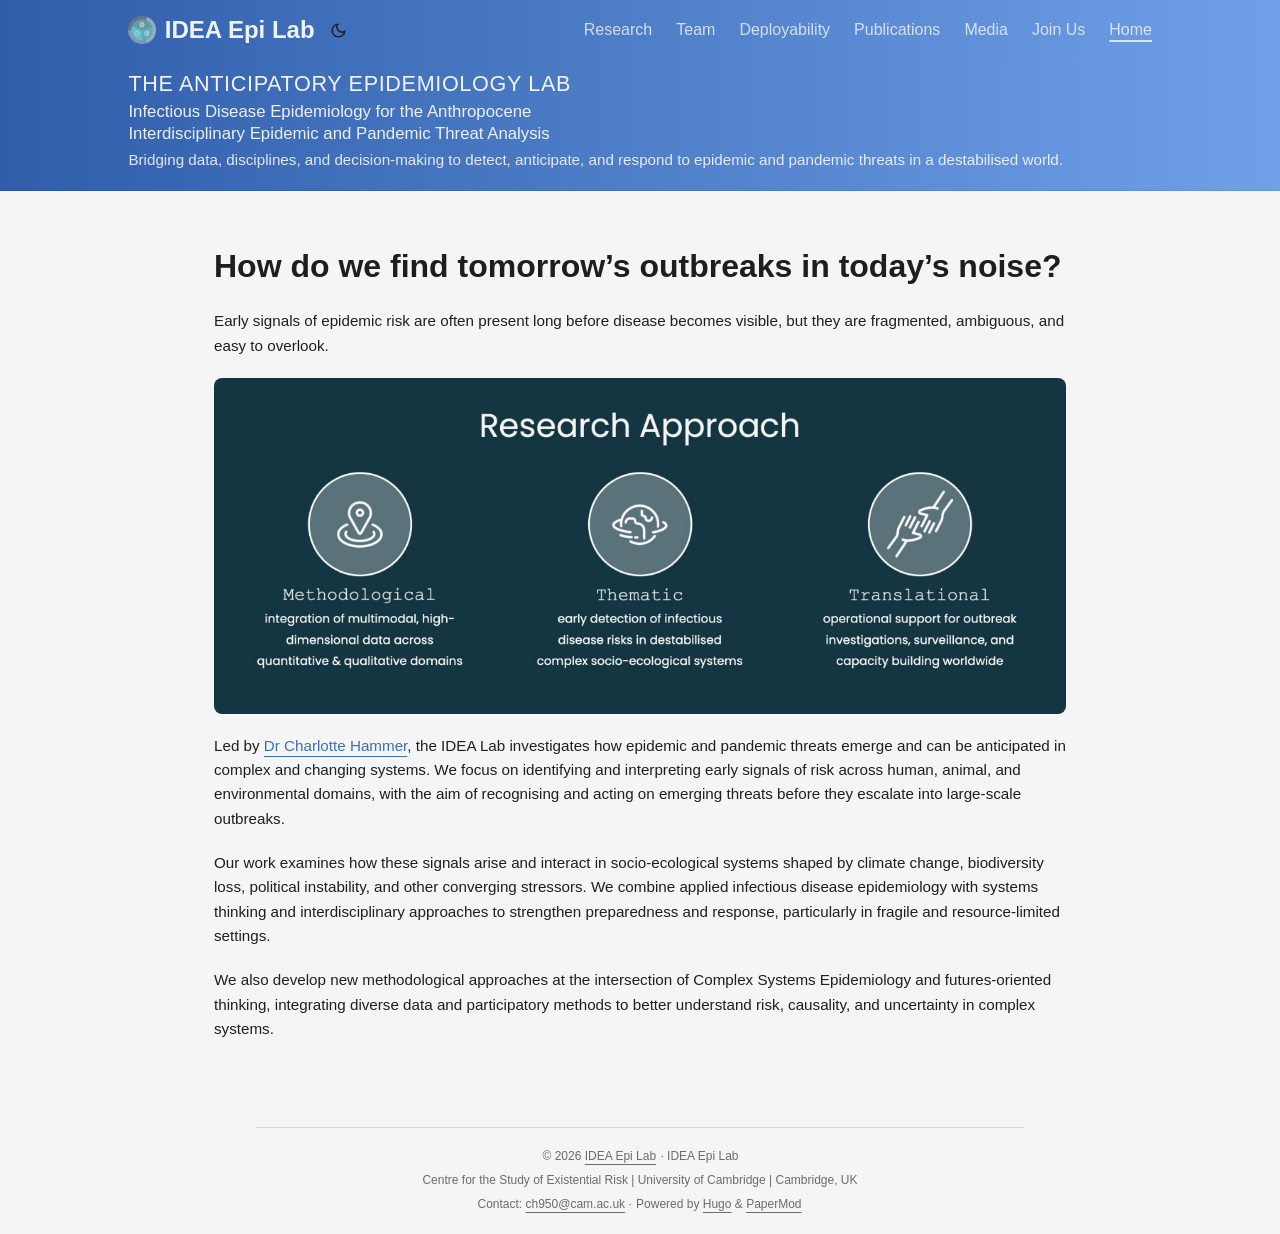
<file: index.html>
<!DOCTYPE html>
<html lang="en" dir="auto" data-theme="light">

<head>
	<meta name="generator" content="Hugo 0.146.0"><meta charset="utf-8">
<meta http-equiv="X-UA-Compatible" content="IE=edge">
<meta name="viewport" content="width=device-width, initial-scale=1, shrink-to-fit=no">
<meta name="robots" content="index, follow">
<title>IDEA Epi Lab</title>

<meta name="description" content="">
<meta name="author" content="">
<link rel="canonical" href="/">
<link crossorigin="anonymous" href="/assets/css/stylesheet.5bb255602a2fc7afa929318e5ac417a460e670b136e8bbb4364fa71a7c92c1cf.css" integrity="sha256-W7JVYCovx6&#43;pKTGOWsQXpGDmcLE26Lu0Nk&#43;nGnySwc8=" rel="preload stylesheet" as="style">
<link rel="icon" href="/favicon.ico">
<link rel="icon" type="image/png" sizes="16x16" href="/favicon-16x16.png">
<link rel="icon" type="image/png" sizes="32x32" href="/favicon-32x32.png">
<link rel="apple-touch-icon" href="/apple-touch-icon.png">
<link rel="mask-icon" href="/safari-pinned-tab.svg">
<meta name="theme-color" content="#2e2e33">
<meta name="msapplication-TileColor" content="#2e2e33">
<link rel="alternate" type="application/rss+xml" href="/index.xml" title="rss">
<link rel="alternate" hreflang="en" href="/">
<noscript>
    <style>
        #theme-toggle,
        .top-link {
            display: none;
        }

    </style>
</noscript>
<script>
    if (localStorage.getItem("pref-theme") === "dark") {
        document.querySelector("html").dataset.theme = 'dark';
    }

</script><meta property="og:url" content="/">
  <meta property="og:site_name" content="IDEA Epi Lab">
  <meta property="og:title" content="IDEA Epi Lab">
  <meta property="og:description" content="How do we find tomorrow’s outbreaks in today’s noise? Early signals of epidemic risk are often present long before disease becomes visible, but they are fragmented, ambiguous, and easy to overlook.
Led by Dr Charlotte Hammer, the IDEA Lab investigates how epidemic and pandemic threats emerge and can be anticipated in complex and changing systems. We focus on identifying and interpreting early signals of risk across human, animal, and environmental domains, with the aim of recognising and acting on emerging threats before they escalate into large-scale outbreaks.">
  <meta property="og:locale" content="en">
  <meta property="og:type" content="website">

  <meta name="twitter:card" content="summary">
  <meta name="twitter:title" content="IDEA Epi Lab">
  <meta name="twitter:description" content="How do we find tomorrow’s outbreaks in today’s noise? Early signals of epidemic risk are often present long before disease becomes visible, but they are fragmented, ambiguous, and easy to overlook.
Led by Dr Charlotte Hammer, the IDEA Lab investigates how epidemic and pandemic threats emerge and can be anticipated in complex and changing systems. We focus on identifying and interpreting early signals of risk across human, animal, and environmental domains, with the aim of recognising and acting on emerging threats before they escalate into large-scale outbreaks.">

<script type="application/ld+json">
{
  "@context": "https://schema.org",
  "@type": "Organization",
  "name": "IDEA Epi Lab",
  "url": "/",
  "description": "",
  "logo": "/favicon.ico",
  "sameAs": [
      
  ]
}
</script>
</head>
<body class="list" id="top">
    <header class="header" style="background: linear-gradient(90deg, #2F5DAA 0%, #6FA0E8 100%);">
    <nav class="header-nav">
        <div class="logo">
            <a href="/" accesskey="h" title="IDEA Epi Lab (Alt + H)">
                <img src="/assets/images/icon-2.png" alt="" aria-label="logo"
                    height="28">IDEA Epi Lab</a>
            <div class="logo-switches">
                <button id="theme-toggle" class="theme-toggle" accesskey="t" title="(Alt + T)" aria-label="Toggle theme">
                    <svg class="moon" xmlns="http://www.w3.org/2000/svg" width="17" height="17" viewBox="0 0 24 24"
                        fill="none" stroke="currentColor" stroke-width="2" stroke-linecap="round"
                        stroke-linejoin="round">
                        <path d="M21 12.79A9 9 0 1 1 11.21 3 7 7 0 0 0 21 12.79z"></path>
                    </svg>
                    <svg class="sun" xmlns="http://www.w3.org/2000/svg" width="17" height="17" viewBox="0 0 24 24"
                        fill="none" stroke="currentColor" stroke-width="2" stroke-linecap="round"
                        stroke-linejoin="round">
                        <circle cx="12" cy="12" r="5"></circle>
                        <line x1="12" y1="1" x2="12" y2="3"></line>
                        <line x1="12" y1="21" x2="12" y2="23"></line>
                        <line x1="4.22" y1="4.22" x2="5.64" y2="5.64"></line>
                        <line x1="18.36" y1="18.36" x2="19.78" y2="19.78"></line>
                        <line x1="1" y1="12" x2="3" y2="12"></line>
                        <line x1="21" y1="12" x2="23" y2="12"></line>
                        <line x1="4.22" y1="19.78" x2="5.64" y2="18.36"></line>
                        <line x1="18.36" y1="5.64" x2="19.78" y2="4.22"></line>
                    </svg>
                </button>
            </div>
        </div>
        <ul id="menu" class="menu">
            <li>
                <a href="/research/" title="Research">
                    <span>Research</span>
                </a>
            </li>
            <li>
                <a href="/team/" title="Team">
                    <span>Team</span>
                </a>
            </li>
            <li>
                <a href="/deployability/" title="Deployability">
                    <span>Deployability</span>
                </a>
            </li>
            <li>
                <a href="/publications/" title="Publications">
                    <span>Publications</span>
                </a>
            </li>
            <li>
                <a href="/media/" title="Media">
                    <span>Media</span>
                </a>
            </li>
            <li>
                <a href="/join/" title="Join Us">
                    <span>Join Us</span>
                </a>
            </li>
            <li>
                <a href="/" title="Home">
                    <span class="active">Home</span>
                </a>
            </li>
        </ul>
    </nav>
    
<div style="
  background: linear-gradient(90deg, #2F5DAA 0%, #6FA0E8 100%);
  color: white;
  width: 100%;
  border-bottom: 1px solid rgba(0,0,0,0.08);
">

  <div style="
  width: min(1100px, 100%);
  margin: 0 auto;
  padding: 0.7rem 1.5rem 1.2rem 2.4rem;
  box-sizing: border-box;
">

    <div style="
  font-weight: 500;
  font-size: 1.35rem;
  line-height: 1.25;
  color: rgba(255,255,255,0.92);
  letter-spacing: 0.03em;
">
  THE ANTICIPATORY EPIDEMIOLOGY LAB
</div>


    <div style="
      font-weight: 500;
      font-size: 1.05rem;
      margin-top: 0.18rem;
      line-height: 1.3;
      color: rgba(255,255,255,0.9);
    ">
      Infectious Disease Epidemiology for the Anthropocene<br>
      Interdisciplinary Epidemic and Pandemic Threat Analysis
    </div>

    <div style="
      font-weight: 400;
      font-size: 0.95rem;
      margin-top: 0.35rem;
      line-height: 1.35;
      color: rgba(255,255,255,0.85);
    ">
      Bridging data, disciplines, and decision-making to detect, anticipate, and respond to epidemic and pandemic threats in a destabilised world.
    </div>

  </div>
</div>
    
</header>

<main class="main"> 
<div class="post-content md-content"><h2 id="how-do-we-find-tomorrows-outbreaks-in-todays-noise">How do we find tomorrow’s outbreaks in today’s noise?<a hidden class="anchor" aria-hidden="true" href="#how-do-we-find-tomorrows-outbreaks-in-todays-noise">#</a></h2>
<p>Early signals of epidemic risk are often present long before disease becomes visible, but they are fragmented, ambiguous, and easy to overlook.</p>
<p><img alt="Research Approach" loading="lazy" src="/assets/images/research_approach.jpg"></p>
<p>Led by <a href="/team/">Dr Charlotte Hammer</a>, the IDEA Lab investigates how epidemic and pandemic threats emerge and can be anticipated in complex and changing systems. We focus on identifying and interpreting early signals of risk across human, animal, and environmental domains, with the aim of recognising and acting on emerging threats before they escalate into large-scale outbreaks.</p>
<p>Our work examines how these signals arise and interact in socio-ecological systems shaped by climate change, biodiversity loss, political instability, and other converging stressors. We combine applied infectious disease epidemiology with systems thinking and interdisciplinary approaches to strengthen preparedness and response, particularly in fragile and resource-limited settings.</p>
<p>We also develop new methodological approaches at the intersection of Complex Systems Epidemiology and futures-oriented thinking, integrating diverse data and participatory methods to better understand risk, causality, and uncertainty in complex systems.</p>


</div>
    </main>
    
<footer class="footer">
        <span>&copy; 2026 <a href="/">IDEA Epi Lab</a></span> · 
        IDEA Epi Lab<br>
Centre for the Study of Existential Risk |
University of Cambridge |
Cambridge, UK<br>
Contact: <a href="mailto:ch950@cam.ac.uk">ch950@cam.ac.uk</a> · 

    
    
    <span>
        Powered by
        <a href="https://gohugo.io/?utm_source=papermod" rel="noopener" target="_blank">Hugo</a> &
        <a href="https://github.com/adityatelange/hugo-PaperMod/" rel="noopener" target="_blank">PaperMod</a>
    </span>
</footer>
<a href="#top" id="top-link" class="top-link hidden" aria-label="go to top" title="Go to Top (Alt + G)" accesskey="g">
    <svg xmlns="http://www.w3.org/2000/svg" viewBox="0 0 24 24" fill="none" stroke="currentColor" stroke-width="2"
        stroke-linecap="round" stroke-linejoin="round" class="feather feather-chevrons-up">
        <polyline points="17 11 12 6 7 11"></polyline>
        <polyline points="17 18 12 13 7 18"></polyline>
    </svg>
</a>

<script>
    let menu = document.getElementById('menu');
    if (menu) {
        
        const scrollPosition = localStorage.getItem("menu-scroll-position");
        if (scrollPosition) {
            menu.scrollLeft = parseInt(scrollPosition, 10);
        }
        
        menu.onscroll = function () {
            localStorage.setItem("menu-scroll-position", menu.scrollLeft);
        }
    }

    document.querySelectorAll('a[href^="#"]').forEach(anchor => {
        anchor.addEventListener("click", function (e) {
            e.preventDefault();
            var id = this.getAttribute("href").substr(1);
            if (!window.matchMedia('(prefers-reduced-motion: reduce)').matches) {
                document.querySelector(`[id='${decodeURIComponent(id)}']`).scrollIntoView({
                    behavior: "smooth"
                });
            } else {
                document.querySelector(`[id='${decodeURIComponent(id)}']`).scrollIntoView();
            }
            if (id === "top") {
                history.replaceState(null, null, " ");
            } else {
                history.pushState(null, null, `#${id}`);
            }
        });
    });

</script>
<script>
    var toplink = document.getElementById("top-link");
    window.onscroll = function () {
        const scrollThreshold = window.innerHeight;
        if (document.body.scrollTop > scrollThreshold || document.documentElement.scrollTop > scrollThreshold) {
            toplink.classList.remove("hidden");
        } else {
            toplink.classList.add("hidden");
        }
    };

</script>
<script>
    document.getElementById("theme-toggle").addEventListener("click", () => {
        const html = document.querySelector("html");
        if (html.dataset.theme === "dark") {
            html.dataset.theme = 'light';
            localStorage.setItem("pref-theme", 'light');
        } else {
            html.dataset.theme = 'dark';
            localStorage.setItem("pref-theme", 'dark');
        }
    })

</script>
</body>

</html>
</file>
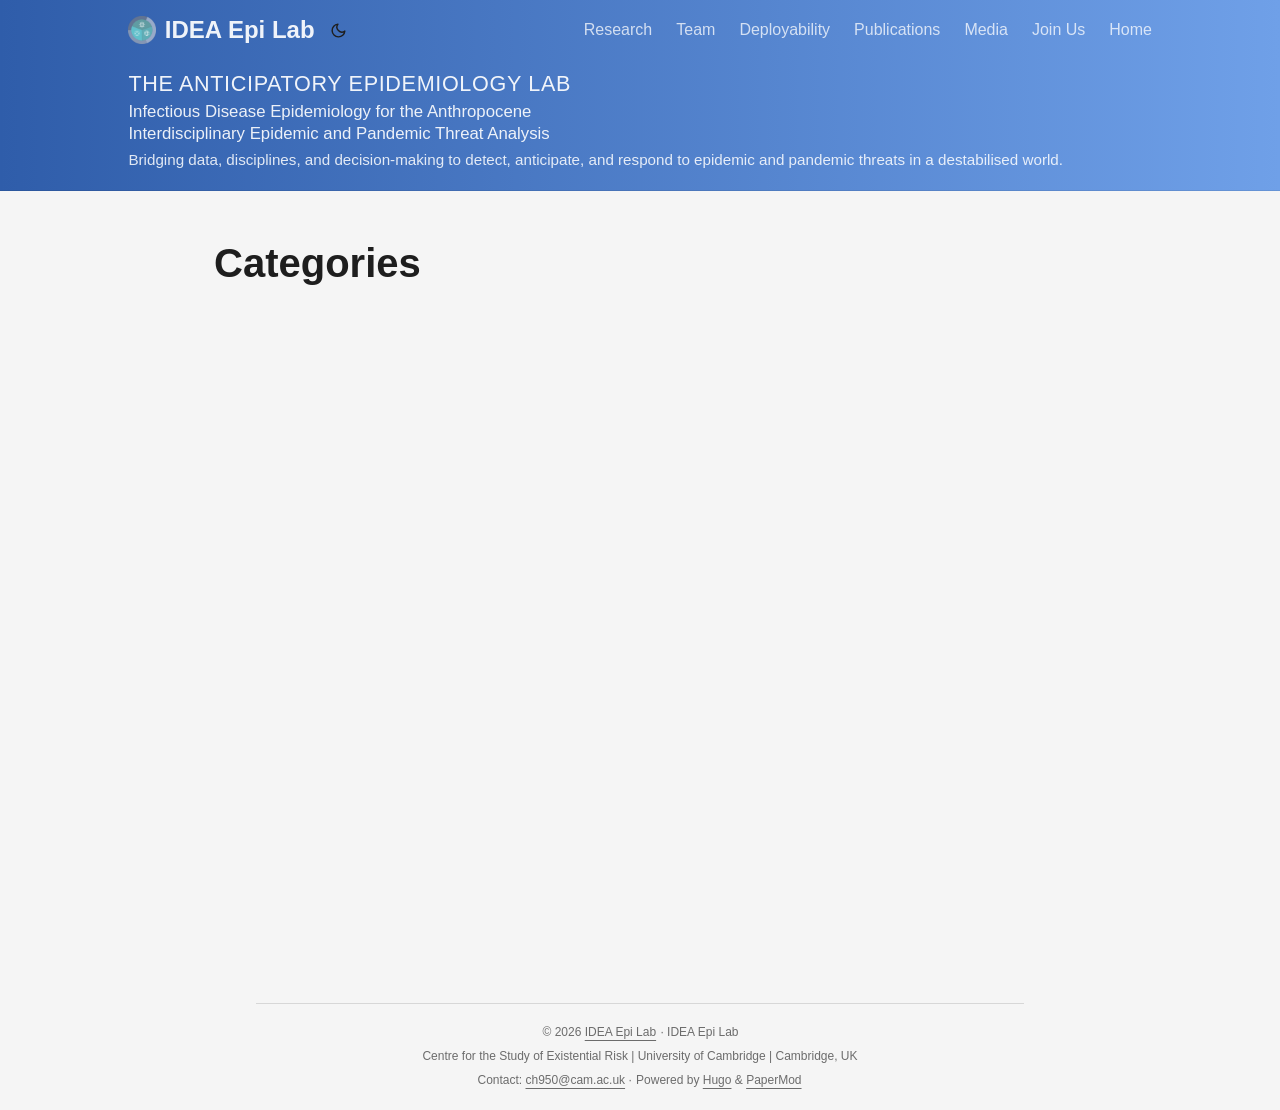
<file: categories/index.html>
<!DOCTYPE html>
<html lang="en" dir="auto" data-theme="light">

<head><meta charset="utf-8">
<meta http-equiv="X-UA-Compatible" content="IE=edge">
<meta name="viewport" content="width=device-width, initial-scale=1, shrink-to-fit=no">
<meta name="robots" content="index, follow">
<title>Categories | IDEA Epi Lab</title>
<meta name="keywords" content="">
<meta name="description" content="">
<meta name="author" content="">
<link rel="canonical" href="/categories/">
<link crossorigin="anonymous" href="/assets/css/stylesheet.5bb255602a2fc7afa929318e5ac417a460e670b136e8bbb4364fa71a7c92c1cf.css" integrity="sha256-W7JVYCovx6&#43;pKTGOWsQXpGDmcLE26Lu0Nk&#43;nGnySwc8=" rel="preload stylesheet" as="style">
<link rel="icon" href="/favicon.ico">
<link rel="icon" type="image/png" sizes="16x16" href="/favicon-16x16.png">
<link rel="icon" type="image/png" sizes="32x32" href="/favicon-32x32.png">
<link rel="apple-touch-icon" href="/apple-touch-icon.png">
<link rel="mask-icon" href="/safari-pinned-tab.svg">
<meta name="theme-color" content="#2e2e33">
<meta name="msapplication-TileColor" content="#2e2e33">
<link rel="alternate" type="application/rss+xml" href="/categories/index.xml" title="rss">
<link rel="alternate" hreflang="en" href="/categories/">
<noscript>
    <style>
        #theme-toggle,
        .top-link {
            display: none;
        }

    </style>
</noscript>
<script>
    if (localStorage.getItem("pref-theme") === "dark") {
        document.querySelector("html").dataset.theme = 'dark';
    }

</script><meta property="og:url" content="/categories/">
  <meta property="og:site_name" content="IDEA Epi Lab">
  <meta property="og:title" content="Categories">
  <meta property="og:locale" content="en">
  <meta property="og:type" content="website">

  <meta name="twitter:card" content="summary">
  <meta name="twitter:title" content="Categories">

</head>
<body class="list" id="top">
    <header class="header" style="background: linear-gradient(90deg, #2F5DAA 0%, #6FA0E8 100%);">
    <nav class="header-nav">
        <div class="logo">
            <a href="/" accesskey="h" title="IDEA Epi Lab (Alt + H)">
                <img src="/assets/images/icon-2.png" alt="" aria-label="logo"
                    height="28">IDEA Epi Lab</a>
            <div class="logo-switches">
                <button id="theme-toggle" class="theme-toggle" accesskey="t" title="(Alt + T)" aria-label="Toggle theme">
                    <svg class="moon" xmlns="http://www.w3.org/2000/svg" width="17" height="17" viewBox="0 0 24 24"
                        fill="none" stroke="currentColor" stroke-width="2" stroke-linecap="round"
                        stroke-linejoin="round">
                        <path d="M21 12.79A9 9 0 1 1 11.21 3 7 7 0 0 0 21 12.79z"></path>
                    </svg>
                    <svg class="sun" xmlns="http://www.w3.org/2000/svg" width="17" height="17" viewBox="0 0 24 24"
                        fill="none" stroke="currentColor" stroke-width="2" stroke-linecap="round"
                        stroke-linejoin="round">
                        <circle cx="12" cy="12" r="5"></circle>
                        <line x1="12" y1="1" x2="12" y2="3"></line>
                        <line x1="12" y1="21" x2="12" y2="23"></line>
                        <line x1="4.22" y1="4.22" x2="5.64" y2="5.64"></line>
                        <line x1="18.36" y1="18.36" x2="19.78" y2="19.78"></line>
                        <line x1="1" y1="12" x2="3" y2="12"></line>
                        <line x1="21" y1="12" x2="23" y2="12"></line>
                        <line x1="4.22" y1="19.78" x2="5.64" y2="18.36"></line>
                        <line x1="18.36" y1="5.64" x2="19.78" y2="4.22"></line>
                    </svg>
                </button>
            </div>
        </div>
        <ul id="menu" class="menu">
            <li>
                <a href="/research/" title="Research">
                    <span>Research</span>
                </a>
            </li>
            <li>
                <a href="/team/" title="Team">
                    <span>Team</span>
                </a>
            </li>
            <li>
                <a href="/deployability/" title="Deployability">
                    <span>Deployability</span>
                </a>
            </li>
            <li>
                <a href="/publications/" title="Publications">
                    <span>Publications</span>
                </a>
            </li>
            <li>
                <a href="/media/" title="Media">
                    <span>Media</span>
                </a>
            </li>
            <li>
                <a href="/join/" title="Join Us">
                    <span>Join Us</span>
                </a>
            </li>
            <li>
                <a href="/" title="Home">
                    <span>Home</span>
                </a>
            </li>
        </ul>
    </nav>
    
<div style="
  background: linear-gradient(90deg, #2F5DAA 0%, #6FA0E8 100%);
  color: white;
  width: 100%;
  border-bottom: 1px solid rgba(0,0,0,0.08);
">

  <div style="
  width: min(1100px, 100%);
  margin: 0 auto;
  padding: 0.7rem 1.5rem 1.2rem 2.4rem;
  box-sizing: border-box;
">

    <div style="
  font-weight: 500;
  font-size: 1.35rem;
  line-height: 1.25;
  color: rgba(255,255,255,0.92);
  letter-spacing: 0.03em;
">
  THE ANTICIPATORY EPIDEMIOLOGY LAB
</div>


    <div style="
      font-weight: 500;
      font-size: 1.05rem;
      margin-top: 0.18rem;
      line-height: 1.3;
      color: rgba(255,255,255,0.9);
    ">
      Infectious Disease Epidemiology for the Anthropocene<br>
      Interdisciplinary Epidemic and Pandemic Threat Analysis
    </div>

    <div style="
      font-weight: 400;
      font-size: 0.95rem;
      margin-top: 0.35rem;
      line-height: 1.35;
      color: rgba(255,255,255,0.85);
    ">
      Bridging data, disciplines, and decision-making to detect, anticipate, and respond to epidemic and pandemic threats in a destabilised world.
    </div>

  </div>
</div>
    
</header>

<main class="main">
<header class="page-header">
    <h1>Categories</h1>
</header>

<ul class="terms-tags">
</ul>
    </main>
    
<footer class="footer">
        <span>&copy; 2026 <a href="/">IDEA Epi Lab</a></span> · 
        IDEA Epi Lab<br>
Centre for the Study of Existential Risk |
University of Cambridge |
Cambridge, UK<br>
Contact: <a href="mailto:ch950@cam.ac.uk">ch950@cam.ac.uk</a> · 

    
    
    <span>
        Powered by
        <a href="https://gohugo.io/?utm_source=papermod" rel="noopener" target="_blank">Hugo</a> &
        <a href="https://github.com/adityatelange/hugo-PaperMod/" rel="noopener" target="_blank">PaperMod</a>
    </span>
</footer>
<a href="#top" id="top-link" class="top-link hidden" aria-label="go to top" title="Go to Top (Alt + G)" accesskey="g">
    <svg xmlns="http://www.w3.org/2000/svg" viewBox="0 0 24 24" fill="none" stroke="currentColor" stroke-width="2"
        stroke-linecap="round" stroke-linejoin="round" class="feather feather-chevrons-up">
        <polyline points="17 11 12 6 7 11"></polyline>
        <polyline points="17 18 12 13 7 18"></polyline>
    </svg>
</a>

<script>
    let menu = document.getElementById('menu');
    if (menu) {
        
        const scrollPosition = localStorage.getItem("menu-scroll-position");
        if (scrollPosition) {
            menu.scrollLeft = parseInt(scrollPosition, 10);
        }
        
        menu.onscroll = function () {
            localStorage.setItem("menu-scroll-position", menu.scrollLeft);
        }
    }

    document.querySelectorAll('a[href^="#"]').forEach(anchor => {
        anchor.addEventListener("click", function (e) {
            e.preventDefault();
            var id = this.getAttribute("href").substr(1);
            if (!window.matchMedia('(prefers-reduced-motion: reduce)').matches) {
                document.querySelector(`[id='${decodeURIComponent(id)}']`).scrollIntoView({
                    behavior: "smooth"
                });
            } else {
                document.querySelector(`[id='${decodeURIComponent(id)}']`).scrollIntoView();
            }
            if (id === "top") {
                history.replaceState(null, null, " ");
            } else {
                history.pushState(null, null, `#${id}`);
            }
        });
    });

</script>
<script>
    var toplink = document.getElementById("top-link");
    window.onscroll = function () {
        const scrollThreshold = window.innerHeight;
        if (document.body.scrollTop > scrollThreshold || document.documentElement.scrollTop > scrollThreshold) {
            toplink.classList.remove("hidden");
        } else {
            toplink.classList.add("hidden");
        }
    };

</script>
<script>
    document.getElementById("theme-toggle").addEventListener("click", () => {
        const html = document.querySelector("html");
        if (html.dataset.theme === "dark") {
            html.dataset.theme = 'light';
            localStorage.setItem("pref-theme", 'light');
        } else {
            html.dataset.theme = 'dark';
            localStorage.setItem("pref-theme", 'dark');
        }
    })

</script>
</body>

</html>
</file>
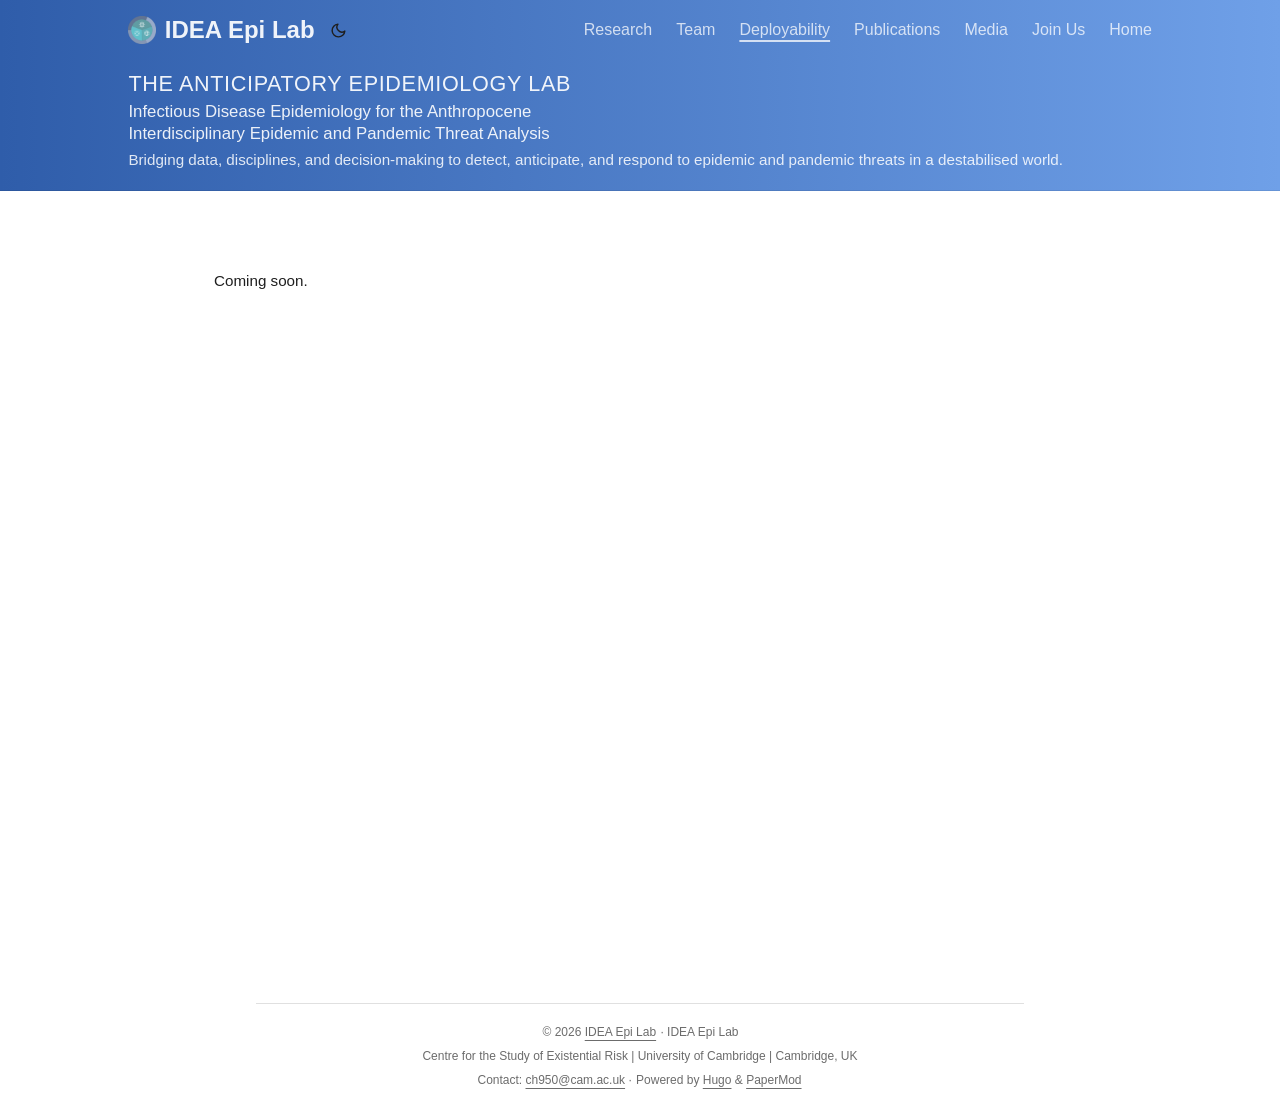
<file: deployability/index.html>
<!DOCTYPE html>
<html lang="en" dir="auto" data-theme="light">

<head><meta charset="utf-8">
<meta http-equiv="X-UA-Compatible" content="IE=edge">
<meta name="viewport" content="width=device-width, initial-scale=1, shrink-to-fit=no">
<meta name="robots" content="index, follow">
<title>IDEA Epi Lab</title>
<meta name="keywords" content="">
<meta name="description" content="Coming soon.">
<meta name="author" content="">
<link rel="canonical" href="/deployability/">
<link crossorigin="anonymous" href="/assets/css/stylesheet.5bb255602a2fc7afa929318e5ac417a460e670b136e8bbb4364fa71a7c92c1cf.css" integrity="sha256-W7JVYCovx6&#43;pKTGOWsQXpGDmcLE26Lu0Nk&#43;nGnySwc8=" rel="preload stylesheet" as="style">
<link rel="icon" href="/favicon.ico">
<link rel="icon" type="image/png" sizes="16x16" href="/favicon-16x16.png">
<link rel="icon" type="image/png" sizes="32x32" href="/favicon-32x32.png">
<link rel="apple-touch-icon" href="/apple-touch-icon.png">
<link rel="mask-icon" href="/safari-pinned-tab.svg">
<meta name="theme-color" content="#2e2e33">
<meta name="msapplication-TileColor" content="#2e2e33">
<link rel="alternate" hreflang="en" href="/deployability/">
<noscript>
    <style>
        #theme-toggle,
        .top-link {
            display: none;
        }

    </style>
</noscript>
<script>
    if (localStorage.getItem("pref-theme") === "dark") {
        document.querySelector("html").dataset.theme = 'dark';
    }

</script><meta property="og:url" content="/deployability/">
  <meta property="og:site_name" content="IDEA Epi Lab">
  <meta property="og:title" content="IDEA Epi Lab">
  <meta property="og:description" content="Coming soon.">
  <meta property="og:locale" content="en">
  <meta property="og:type" content="article">

  <meta name="twitter:card" content="summary">
  <meta name="twitter:title" content="IDEA Epi Lab">
  <meta name="twitter:description" content="Coming soon.">


<script type="application/ld+json">
{
  "@context": "https://schema.org",
  "@type": "BreadcrumbList",
  "itemListElement": [
    {
      "@type": "ListItem",
      "position":  1 ,
      "name": "",
      "item": "/deployability/"
    }
  ]
}
</script>
<script type="application/ld+json">
{
  "@context": "https://schema.org",
  "@type": "BlogPosting",
  "headline": "",
  "name": "",
  "description": "Coming soon.\n",
  "keywords": [
    
  ],
  "articleBody": "Coming soon.\n",
  "wordCount" : "2",
  "inLanguage": "en",
  "datePublished": "0001-01-01T00:00:00Z",
  "dateModified": "0001-01-01T00:00:00Z",
  "mainEntityOfPage": {
    "@type": "WebPage",
    "@id": "/deployability/"
  },
  "publisher": {
    "@type": "Organization",
    "name": "IDEA Epi Lab",
    "logo": {
      "@type": "ImageObject",
      "url": "/favicon.ico"
    }
  }
}
</script>
</head>
<body id="top">
    <header class="header" style="background: linear-gradient(90deg, #2F5DAA 0%, #6FA0E8 100%);">
    <nav class="header-nav">
        <div class="logo">
            <a href="/" accesskey="h" title="IDEA Epi Lab (Alt + H)">
                <img src="/assets/images/icon-2.png" alt="" aria-label="logo"
                    height="28">IDEA Epi Lab</a>
            <div class="logo-switches">
                <button id="theme-toggle" class="theme-toggle" accesskey="t" title="(Alt + T)" aria-label="Toggle theme">
                    <svg class="moon" xmlns="http://www.w3.org/2000/svg" width="17" height="17" viewBox="0 0 24 24"
                        fill="none" stroke="currentColor" stroke-width="2" stroke-linecap="round"
                        stroke-linejoin="round">
                        <path d="M21 12.79A9 9 0 1 1 11.21 3 7 7 0 0 0 21 12.79z"></path>
                    </svg>
                    <svg class="sun" xmlns="http://www.w3.org/2000/svg" width="17" height="17" viewBox="0 0 24 24"
                        fill="none" stroke="currentColor" stroke-width="2" stroke-linecap="round"
                        stroke-linejoin="round">
                        <circle cx="12" cy="12" r="5"></circle>
                        <line x1="12" y1="1" x2="12" y2="3"></line>
                        <line x1="12" y1="21" x2="12" y2="23"></line>
                        <line x1="4.22" y1="4.22" x2="5.64" y2="5.64"></line>
                        <line x1="18.36" y1="18.36" x2="19.78" y2="19.78"></line>
                        <line x1="1" y1="12" x2="3" y2="12"></line>
                        <line x1="21" y1="12" x2="23" y2="12"></line>
                        <line x1="4.22" y1="19.78" x2="5.64" y2="18.36"></line>
                        <line x1="18.36" y1="5.64" x2="19.78" y2="4.22"></line>
                    </svg>
                </button>
            </div>
        </div>
        <ul id="menu" class="menu">
            <li>
                <a href="/research/" title="Research">
                    <span>Research</span>
                </a>
            </li>
            <li>
                <a href="/team/" title="Team">
                    <span>Team</span>
                </a>
            </li>
            <li>
                <a href="/deployability/" title="Deployability">
                    <span class="active">Deployability</span>
                </a>
            </li>
            <li>
                <a href="/publications/" title="Publications">
                    <span>Publications</span>
                </a>
            </li>
            <li>
                <a href="/media/" title="Media">
                    <span>Media</span>
                </a>
            </li>
            <li>
                <a href="/join/" title="Join Us">
                    <span>Join Us</span>
                </a>
            </li>
            <li>
                <a href="/" title="Home">
                    <span>Home</span>
                </a>
            </li>
        </ul>
    </nav>
    
<div style="
  background: linear-gradient(90deg, #2F5DAA 0%, #6FA0E8 100%);
  color: white;
  width: 100%;
  border-bottom: 1px solid rgba(0,0,0,0.08);
">

  <div style="
  width: min(1100px, 100%);
  margin: 0 auto;
  padding: 0.7rem 1.5rem 1.2rem 2.4rem;
  box-sizing: border-box;
">

    <div style="
  font-weight: 500;
  font-size: 1.35rem;
  line-height: 1.25;
  color: rgba(255,255,255,0.92);
  letter-spacing: 0.03em;
">
  THE ANTICIPATORY EPIDEMIOLOGY LAB
</div>


    <div style="
      font-weight: 500;
      font-size: 1.05rem;
      margin-top: 0.18rem;
      line-height: 1.3;
      color: rgba(255,255,255,0.9);
    ">
      Infectious Disease Epidemiology for the Anthropocene<br>
      Interdisciplinary Epidemic and Pandemic Threat Analysis
    </div>

    <div style="
      font-weight: 400;
      font-size: 0.95rem;
      margin-top: 0.35rem;
      line-height: 1.35;
      color: rgba(255,255,255,0.85);
    ">
      Bridging data, disciplines, and decision-making to detect, anticipate, and respond to epidemic and pandemic threats in a destabilised world.
    </div>

  </div>
</div>
    
</header>

<main class="main">

<article class="post-single">
  <header class="post-header">
    
    <h1 class="post-title entry-hint-parent">
      
    </h1>
    <div class="post-meta">



</div>
  </header> 
  <div class="post-content md-content"><p>Coming soon.</p>


  </div>

  <footer class="post-footer">
    <ul class="post-tags">
    </ul>
  </footer>
</article>
    </main>
    
<footer class="footer">
        <span>&copy; 2026 <a href="/">IDEA Epi Lab</a></span> · 
        IDEA Epi Lab<br>
Centre for the Study of Existential Risk |
University of Cambridge |
Cambridge, UK<br>
Contact: <a href="mailto:ch950@cam.ac.uk">ch950@cam.ac.uk</a> · 

    
    
    <span>
        Powered by
        <a href="https://gohugo.io/?utm_source=papermod" rel="noopener" target="_blank">Hugo</a> &
        <a href="https://github.com/adityatelange/hugo-PaperMod/" rel="noopener" target="_blank">PaperMod</a>
    </span>
</footer>
<a href="#top" id="top-link" class="top-link hidden" aria-label="go to top" title="Go to Top (Alt + G)" accesskey="g">
    <svg xmlns="http://www.w3.org/2000/svg" viewBox="0 0 24 24" fill="none" stroke="currentColor" stroke-width="2"
        stroke-linecap="round" stroke-linejoin="round" class="feather feather-chevrons-up">
        <polyline points="17 11 12 6 7 11"></polyline>
        <polyline points="17 18 12 13 7 18"></polyline>
    </svg>
</a>

<script>
    let menu = document.getElementById('menu');
    if (menu) {
        
        const scrollPosition = localStorage.getItem("menu-scroll-position");
        if (scrollPosition) {
            menu.scrollLeft = parseInt(scrollPosition, 10);
        }
        
        menu.onscroll = function () {
            localStorage.setItem("menu-scroll-position", menu.scrollLeft);
        }
    }

    document.querySelectorAll('a[href^="#"]').forEach(anchor => {
        anchor.addEventListener("click", function (e) {
            e.preventDefault();
            var id = this.getAttribute("href").substr(1);
            if (!window.matchMedia('(prefers-reduced-motion: reduce)').matches) {
                document.querySelector(`[id='${decodeURIComponent(id)}']`).scrollIntoView({
                    behavior: "smooth"
                });
            } else {
                document.querySelector(`[id='${decodeURIComponent(id)}']`).scrollIntoView();
            }
            if (id === "top") {
                history.replaceState(null, null, " ");
            } else {
                history.pushState(null, null, `#${id}`);
            }
        });
    });

</script>
<script>
    var toplink = document.getElementById("top-link");
    window.onscroll = function () {
        const scrollThreshold = window.innerHeight;
        if (document.body.scrollTop > scrollThreshold || document.documentElement.scrollTop > scrollThreshold) {
            toplink.classList.remove("hidden");
        } else {
            toplink.classList.add("hidden");
        }
    };

</script>
<script>
    document.getElementById("theme-toggle").addEventListener("click", () => {
        const html = document.querySelector("html");
        if (html.dataset.theme === "dark") {
            html.dataset.theme = 'light';
            localStorage.setItem("pref-theme", 'light');
        } else {
            html.dataset.theme = 'dark';
            localStorage.setItem("pref-theme", 'dark');
        }
    })

</script>
</body>

</html>
</file>
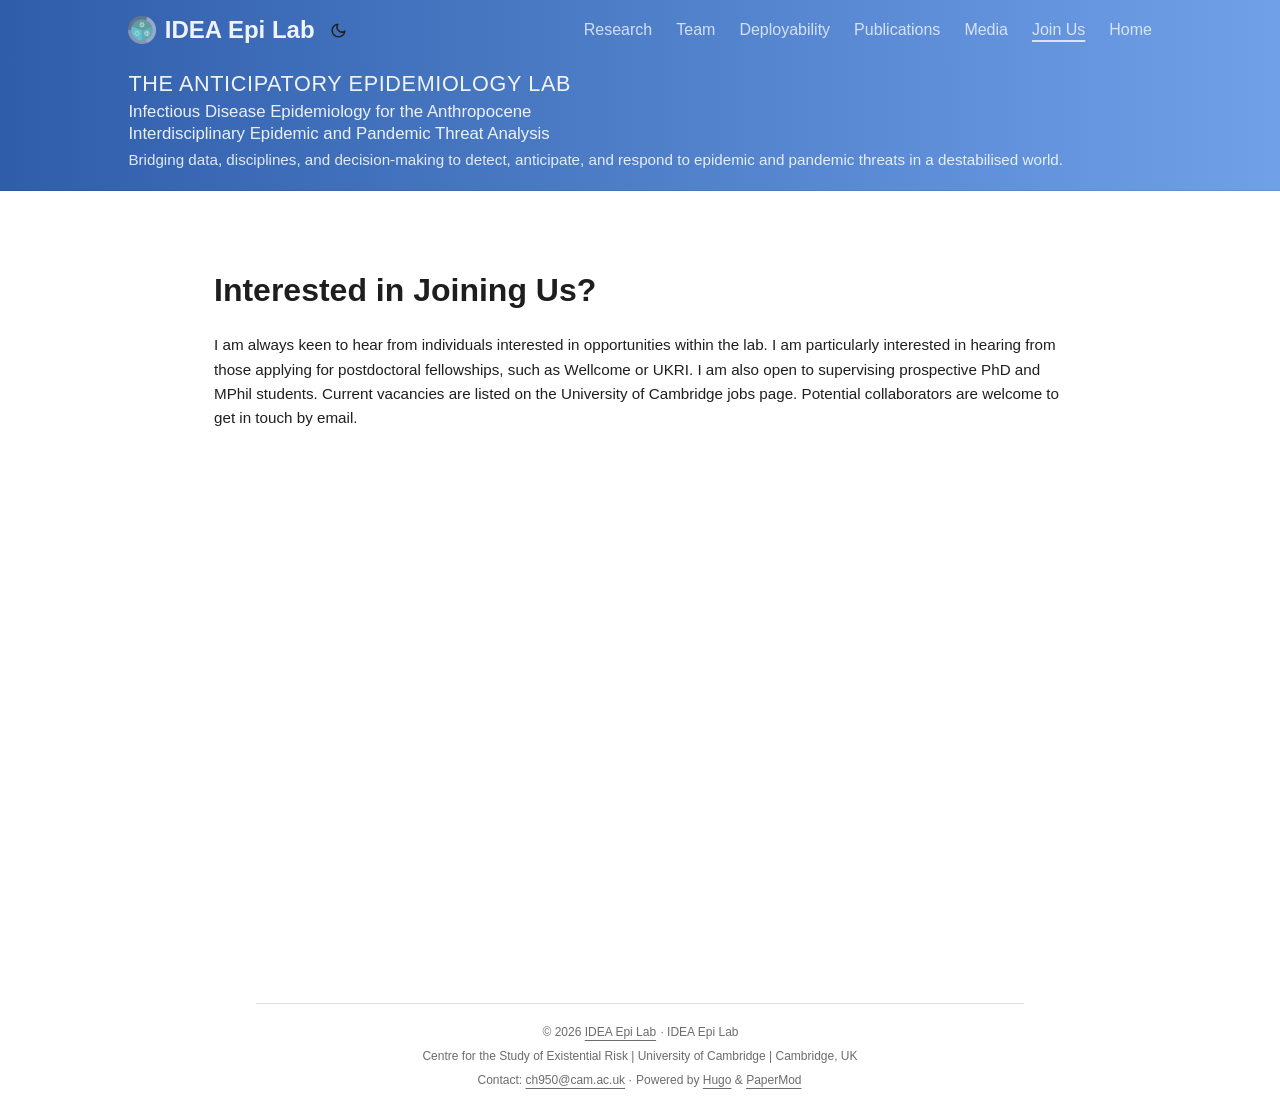
<file: join/index.html>
<!DOCTYPE html>
<html lang="en" dir="auto" data-theme="light">

<head><meta charset="utf-8">
<meta http-equiv="X-UA-Compatible" content="IE=edge">
<meta name="viewport" content="width=device-width, initial-scale=1, shrink-to-fit=no">
<meta name="robots" content="index, follow">
<title>IDEA Epi Lab</title>
<meta name="keywords" content="">
<meta name="description" content="Interested in Joining Us?
I am always keen to hear from individuals interested in opportunities within the lab. I am particularly interested in hearing from those applying for postdoctoral fellowships, such as Wellcome or UKRI. I am also open to supervising prospective PhD and MPhil students. Current vacancies are listed on the University of Cambridge jobs page. Potential collaborators are welcome to get in touch by email.">
<meta name="author" content="">
<link rel="canonical" href="/join/">
<link crossorigin="anonymous" href="/assets/css/stylesheet.5bb255602a2fc7afa929318e5ac417a460e670b136e8bbb4364fa71a7c92c1cf.css" integrity="sha256-W7JVYCovx6&#43;pKTGOWsQXpGDmcLE26Lu0Nk&#43;nGnySwc8=" rel="preload stylesheet" as="style">
<link rel="icon" href="/favicon.ico">
<link rel="icon" type="image/png" sizes="16x16" href="/favicon-16x16.png">
<link rel="icon" type="image/png" sizes="32x32" href="/favicon-32x32.png">
<link rel="apple-touch-icon" href="/apple-touch-icon.png">
<link rel="mask-icon" href="/safari-pinned-tab.svg">
<meta name="theme-color" content="#2e2e33">
<meta name="msapplication-TileColor" content="#2e2e33">
<link rel="alternate" hreflang="en" href="/join/">
<noscript>
    <style>
        #theme-toggle,
        .top-link {
            display: none;
        }

    </style>
</noscript>
<script>
    if (localStorage.getItem("pref-theme") === "dark") {
        document.querySelector("html").dataset.theme = 'dark';
    }

</script><meta property="og:url" content="/join/">
  <meta property="og:site_name" content="IDEA Epi Lab">
  <meta property="og:title" content="IDEA Epi Lab">
  <meta property="og:description" content="Interested in Joining Us? I am always keen to hear from individuals interested in opportunities within the lab. I am particularly interested in hearing from those applying for postdoctoral fellowships, such as Wellcome or UKRI. I am also open to supervising prospective PhD and MPhil students. Current vacancies are listed on the University of Cambridge jobs page. Potential collaborators are welcome to get in touch by email.">
  <meta property="og:locale" content="en">
  <meta property="og:type" content="article">

  <meta name="twitter:card" content="summary">
  <meta name="twitter:title" content="IDEA Epi Lab">
  <meta name="twitter:description" content="Interested in Joining Us? I am always keen to hear from individuals interested in opportunities within the lab. I am particularly interested in hearing from those applying for postdoctoral fellowships, such as Wellcome or UKRI. I am also open to supervising prospective PhD and MPhil students. Current vacancies are listed on the University of Cambridge jobs page. Potential collaborators are welcome to get in touch by email.">


<script type="application/ld+json">
{
  "@context": "https://schema.org",
  "@type": "BreadcrumbList",
  "itemListElement": [
    {
      "@type": "ListItem",
      "position":  1 ,
      "name": "",
      "item": "/join/"
    }
  ]
}
</script>
<script type="application/ld+json">
{
  "@context": "https://schema.org",
  "@type": "BlogPosting",
  "headline": "",
  "name": "",
  "description": "Interested in Joining Us? I am always keen to hear from individuals interested in opportunities within the lab. I am particularly interested in hearing from those applying for postdoctoral fellowships, such as Wellcome or UKRI. I am also open to supervising prospective PhD and MPhil students. Current vacancies are listed on the University of Cambridge jobs page. Potential collaborators are welcome to get in touch by email.\n",
  "keywords": [
    
  ],
  "articleBody": "Interested in Joining Us? I am always keen to hear from individuals interested in opportunities within the lab. I am particularly interested in hearing from those applying for postdoctoral fellowships, such as Wellcome or UKRI. I am also open to supervising prospective PhD and MPhil students. Current vacancies are listed on the University of Cambridge jobs page. Potential collaborators are welcome to get in touch by email.\n",
  "wordCount" : "67",
  "inLanguage": "en",
  "datePublished": "0001-01-01T00:00:00Z",
  "dateModified": "0001-01-01T00:00:00Z",
  "mainEntityOfPage": {
    "@type": "WebPage",
    "@id": "/join/"
  },
  "publisher": {
    "@type": "Organization",
    "name": "IDEA Epi Lab",
    "logo": {
      "@type": "ImageObject",
      "url": "/favicon.ico"
    }
  }
}
</script>
</head>
<body id="top">
    <header class="header" style="background: linear-gradient(90deg, #2F5DAA 0%, #6FA0E8 100%);">
    <nav class="header-nav">
        <div class="logo">
            <a href="/" accesskey="h" title="IDEA Epi Lab (Alt + H)">
                <img src="/assets/images/icon-2.png" alt="" aria-label="logo"
                    height="28">IDEA Epi Lab</a>
            <div class="logo-switches">
                <button id="theme-toggle" class="theme-toggle" accesskey="t" title="(Alt + T)" aria-label="Toggle theme">
                    <svg class="moon" xmlns="http://www.w3.org/2000/svg" width="17" height="17" viewBox="0 0 24 24"
                        fill="none" stroke="currentColor" stroke-width="2" stroke-linecap="round"
                        stroke-linejoin="round">
                        <path d="M21 12.79A9 9 0 1 1 11.21 3 7 7 0 0 0 21 12.79z"></path>
                    </svg>
                    <svg class="sun" xmlns="http://www.w3.org/2000/svg" width="17" height="17" viewBox="0 0 24 24"
                        fill="none" stroke="currentColor" stroke-width="2" stroke-linecap="round"
                        stroke-linejoin="round">
                        <circle cx="12" cy="12" r="5"></circle>
                        <line x1="12" y1="1" x2="12" y2="3"></line>
                        <line x1="12" y1="21" x2="12" y2="23"></line>
                        <line x1="4.22" y1="4.22" x2="5.64" y2="5.64"></line>
                        <line x1="18.36" y1="18.36" x2="19.78" y2="19.78"></line>
                        <line x1="1" y1="12" x2="3" y2="12"></line>
                        <line x1="21" y1="12" x2="23" y2="12"></line>
                        <line x1="4.22" y1="19.78" x2="5.64" y2="18.36"></line>
                        <line x1="18.36" y1="5.64" x2="19.78" y2="4.22"></line>
                    </svg>
                </button>
            </div>
        </div>
        <ul id="menu" class="menu">
            <li>
                <a href="/research/" title="Research">
                    <span>Research</span>
                </a>
            </li>
            <li>
                <a href="/team/" title="Team">
                    <span>Team</span>
                </a>
            </li>
            <li>
                <a href="/deployability/" title="Deployability">
                    <span>Deployability</span>
                </a>
            </li>
            <li>
                <a href="/publications/" title="Publications">
                    <span>Publications</span>
                </a>
            </li>
            <li>
                <a href="/media/" title="Media">
                    <span>Media</span>
                </a>
            </li>
            <li>
                <a href="/join/" title="Join Us">
                    <span class="active">Join Us</span>
                </a>
            </li>
            <li>
                <a href="/" title="Home">
                    <span>Home</span>
                </a>
            </li>
        </ul>
    </nav>
    
<div style="
  background: linear-gradient(90deg, #2F5DAA 0%, #6FA0E8 100%);
  color: white;
  width: 100%;
  border-bottom: 1px solid rgba(0,0,0,0.08);
">

  <div style="
  width: min(1100px, 100%);
  margin: 0 auto;
  padding: 0.7rem 1.5rem 1.2rem 2.4rem;
  box-sizing: border-box;
">

    <div style="
  font-weight: 500;
  font-size: 1.35rem;
  line-height: 1.25;
  color: rgba(255,255,255,0.92);
  letter-spacing: 0.03em;
">
  THE ANTICIPATORY EPIDEMIOLOGY LAB
</div>


    <div style="
      font-weight: 500;
      font-size: 1.05rem;
      margin-top: 0.18rem;
      line-height: 1.3;
      color: rgba(255,255,255,0.9);
    ">
      Infectious Disease Epidemiology for the Anthropocene<br>
      Interdisciplinary Epidemic and Pandemic Threat Analysis
    </div>

    <div style="
      font-weight: 400;
      font-size: 0.95rem;
      margin-top: 0.35rem;
      line-height: 1.35;
      color: rgba(255,255,255,0.85);
    ">
      Bridging data, disciplines, and decision-making to detect, anticipate, and respond to epidemic and pandemic threats in a destabilised world.
    </div>

  </div>
</div>
    
</header>

<main class="main">

<article class="post-single">
  <header class="post-header">
    
    <h1 class="post-title entry-hint-parent">
      
    </h1>
    <div class="post-meta">



</div>
  </header> 
  <div class="post-content md-content"><h2 id="interested-in-joining-us">Interested in Joining Us?<a hidden class="anchor" aria-hidden="true" href="#interested-in-joining-us">#</a></h2>
<p>I am always keen to hear from individuals interested in opportunities within the lab. I am particularly interested in hearing from those applying for postdoctoral fellowships, such as Wellcome or UKRI. I am also open to supervising prospective PhD and MPhil students. Current vacancies are listed on the University of Cambridge jobs page. Potential collaborators are welcome to get in touch by email.</p>


  </div>

  <footer class="post-footer">
    <ul class="post-tags">
    </ul>
  </footer>
</article>
    </main>
    
<footer class="footer">
        <span>&copy; 2026 <a href="/">IDEA Epi Lab</a></span> · 
        IDEA Epi Lab<br>
Centre for the Study of Existential Risk |
University of Cambridge |
Cambridge, UK<br>
Contact: <a href="mailto:ch950@cam.ac.uk">ch950@cam.ac.uk</a> · 

    
    
    <span>
        Powered by
        <a href="https://gohugo.io/?utm_source=papermod" rel="noopener" target="_blank">Hugo</a> &
        <a href="https://github.com/adityatelange/hugo-PaperMod/" rel="noopener" target="_blank">PaperMod</a>
    </span>
</footer>
<a href="#top" id="top-link" class="top-link hidden" aria-label="go to top" title="Go to Top (Alt + G)" accesskey="g">
    <svg xmlns="http://www.w3.org/2000/svg" viewBox="0 0 24 24" fill="none" stroke="currentColor" stroke-width="2"
        stroke-linecap="round" stroke-linejoin="round" class="feather feather-chevrons-up">
        <polyline points="17 11 12 6 7 11"></polyline>
        <polyline points="17 18 12 13 7 18"></polyline>
    </svg>
</a>

<script>
    let menu = document.getElementById('menu');
    if (menu) {
        
        const scrollPosition = localStorage.getItem("menu-scroll-position");
        if (scrollPosition) {
            menu.scrollLeft = parseInt(scrollPosition, 10);
        }
        
        menu.onscroll = function () {
            localStorage.setItem("menu-scroll-position", menu.scrollLeft);
        }
    }

    document.querySelectorAll('a[href^="#"]').forEach(anchor => {
        anchor.addEventListener("click", function (e) {
            e.preventDefault();
            var id = this.getAttribute("href").substr(1);
            if (!window.matchMedia('(prefers-reduced-motion: reduce)').matches) {
                document.querySelector(`[id='${decodeURIComponent(id)}']`).scrollIntoView({
                    behavior: "smooth"
                });
            } else {
                document.querySelector(`[id='${decodeURIComponent(id)}']`).scrollIntoView();
            }
            if (id === "top") {
                history.replaceState(null, null, " ");
            } else {
                history.pushState(null, null, `#${id}`);
            }
        });
    });

</script>
<script>
    var toplink = document.getElementById("top-link");
    window.onscroll = function () {
        const scrollThreshold = window.innerHeight;
        if (document.body.scrollTop > scrollThreshold || document.documentElement.scrollTop > scrollThreshold) {
            toplink.classList.remove("hidden");
        } else {
            toplink.classList.add("hidden");
        }
    };

</script>
<script>
    document.getElementById("theme-toggle").addEventListener("click", () => {
        const html = document.querySelector("html");
        if (html.dataset.theme === "dark") {
            html.dataset.theme = 'light';
            localStorage.setItem("pref-theme", 'light');
        } else {
            html.dataset.theme = 'dark';
            localStorage.setItem("pref-theme", 'dark');
        }
    })

</script>
</body>

</html>
</file>
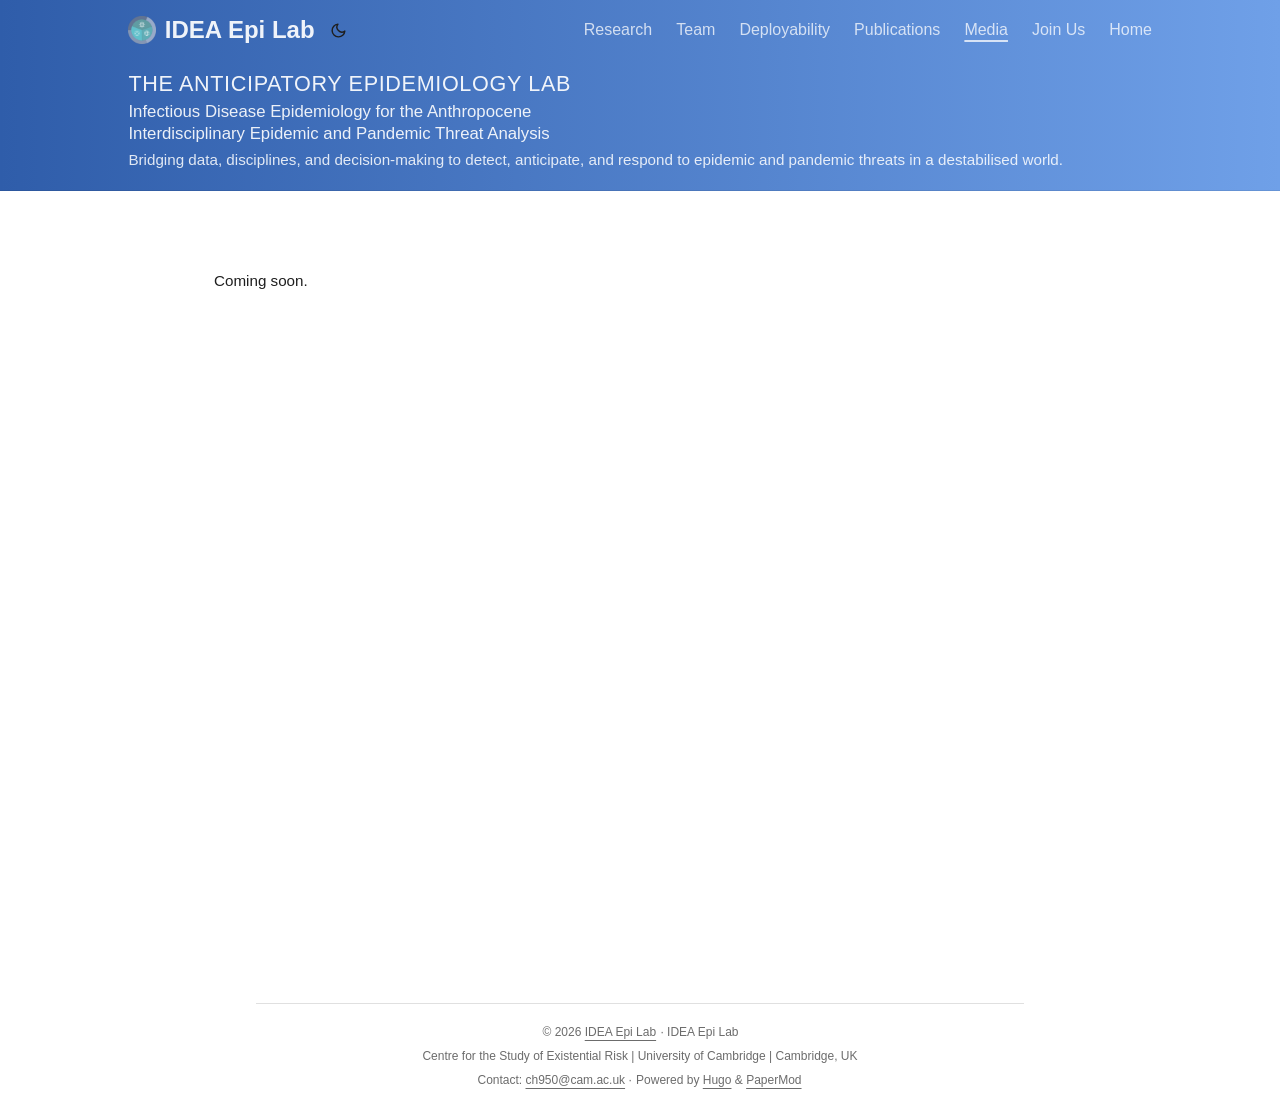
<file: media/index.html>
<!DOCTYPE html>
<html lang="en" dir="auto" data-theme="light">

<head><meta charset="utf-8">
<meta http-equiv="X-UA-Compatible" content="IE=edge">
<meta name="viewport" content="width=device-width, initial-scale=1, shrink-to-fit=no">
<meta name="robots" content="index, follow">
<title>IDEA Epi Lab</title>
<meta name="keywords" content="">
<meta name="description" content="Coming soon.">
<meta name="author" content="">
<link rel="canonical" href="/media/">
<link crossorigin="anonymous" href="/assets/css/stylesheet.5bb255602a2fc7afa929318e5ac417a460e670b136e8bbb4364fa71a7c92c1cf.css" integrity="sha256-W7JVYCovx6&#43;pKTGOWsQXpGDmcLE26Lu0Nk&#43;nGnySwc8=" rel="preload stylesheet" as="style">
<link rel="icon" href="/favicon.ico">
<link rel="icon" type="image/png" sizes="16x16" href="/favicon-16x16.png">
<link rel="icon" type="image/png" sizes="32x32" href="/favicon-32x32.png">
<link rel="apple-touch-icon" href="/apple-touch-icon.png">
<link rel="mask-icon" href="/safari-pinned-tab.svg">
<meta name="theme-color" content="#2e2e33">
<meta name="msapplication-TileColor" content="#2e2e33">
<link rel="alternate" hreflang="en" href="/media/">
<noscript>
    <style>
        #theme-toggle,
        .top-link {
            display: none;
        }

    </style>
</noscript>
<script>
    if (localStorage.getItem("pref-theme") === "dark") {
        document.querySelector("html").dataset.theme = 'dark';
    }

</script><meta property="og:url" content="/media/">
  <meta property="og:site_name" content="IDEA Epi Lab">
  <meta property="og:title" content="IDEA Epi Lab">
  <meta property="og:description" content="Coming soon.">
  <meta property="og:locale" content="en">
  <meta property="og:type" content="article">

  <meta name="twitter:card" content="summary">
  <meta name="twitter:title" content="IDEA Epi Lab">
  <meta name="twitter:description" content="Coming soon.">


<script type="application/ld+json">
{
  "@context": "https://schema.org",
  "@type": "BreadcrumbList",
  "itemListElement": [
    {
      "@type": "ListItem",
      "position":  1 ,
      "name": "",
      "item": "/media/"
    }
  ]
}
</script>
<script type="application/ld+json">
{
  "@context": "https://schema.org",
  "@type": "BlogPosting",
  "headline": "",
  "name": "",
  "description": "Coming soon.\n",
  "keywords": [
    
  ],
  "articleBody": "Coming soon.\n",
  "wordCount" : "2",
  "inLanguage": "en",
  "datePublished": "0001-01-01T00:00:00Z",
  "dateModified": "0001-01-01T00:00:00Z",
  "mainEntityOfPage": {
    "@type": "WebPage",
    "@id": "/media/"
  },
  "publisher": {
    "@type": "Organization",
    "name": "IDEA Epi Lab",
    "logo": {
      "@type": "ImageObject",
      "url": "/favicon.ico"
    }
  }
}
</script>
</head>
<body id="top">
    <header class="header" style="background: linear-gradient(90deg, #2F5DAA 0%, #6FA0E8 100%);">
    <nav class="header-nav">
        <div class="logo">
            <a href="/" accesskey="h" title="IDEA Epi Lab (Alt + H)">
                <img src="/assets/images/icon-2.png" alt="" aria-label="logo"
                    height="28">IDEA Epi Lab</a>
            <div class="logo-switches">
                <button id="theme-toggle" class="theme-toggle" accesskey="t" title="(Alt + T)" aria-label="Toggle theme">
                    <svg class="moon" xmlns="http://www.w3.org/2000/svg" width="17" height="17" viewBox="0 0 24 24"
                        fill="none" stroke="currentColor" stroke-width="2" stroke-linecap="round"
                        stroke-linejoin="round">
                        <path d="M21 12.79A9 9 0 1 1 11.21 3 7 7 0 0 0 21 12.79z"></path>
                    </svg>
                    <svg class="sun" xmlns="http://www.w3.org/2000/svg" width="17" height="17" viewBox="0 0 24 24"
                        fill="none" stroke="currentColor" stroke-width="2" stroke-linecap="round"
                        stroke-linejoin="round">
                        <circle cx="12" cy="12" r="5"></circle>
                        <line x1="12" y1="1" x2="12" y2="3"></line>
                        <line x1="12" y1="21" x2="12" y2="23"></line>
                        <line x1="4.22" y1="4.22" x2="5.64" y2="5.64"></line>
                        <line x1="18.36" y1="18.36" x2="19.78" y2="19.78"></line>
                        <line x1="1" y1="12" x2="3" y2="12"></line>
                        <line x1="21" y1="12" x2="23" y2="12"></line>
                        <line x1="4.22" y1="19.78" x2="5.64" y2="18.36"></line>
                        <line x1="18.36" y1="5.64" x2="19.78" y2="4.22"></line>
                    </svg>
                </button>
            </div>
        </div>
        <ul id="menu" class="menu">
            <li>
                <a href="/research/" title="Research">
                    <span>Research</span>
                </a>
            </li>
            <li>
                <a href="/team/" title="Team">
                    <span>Team</span>
                </a>
            </li>
            <li>
                <a href="/deployability/" title="Deployability">
                    <span>Deployability</span>
                </a>
            </li>
            <li>
                <a href="/publications/" title="Publications">
                    <span>Publications</span>
                </a>
            </li>
            <li>
                <a href="/media/" title="Media">
                    <span class="active">Media</span>
                </a>
            </li>
            <li>
                <a href="/join/" title="Join Us">
                    <span>Join Us</span>
                </a>
            </li>
            <li>
                <a href="/" title="Home">
                    <span>Home</span>
                </a>
            </li>
        </ul>
    </nav>
    
<div style="
  background: linear-gradient(90deg, #2F5DAA 0%, #6FA0E8 100%);
  color: white;
  width: 100%;
  border-bottom: 1px solid rgba(0,0,0,0.08);
">

  <div style="
  width: min(1100px, 100%);
  margin: 0 auto;
  padding: 0.7rem 1.5rem 1.2rem 2.4rem;
  box-sizing: border-box;
">

    <div style="
  font-weight: 500;
  font-size: 1.35rem;
  line-height: 1.25;
  color: rgba(255,255,255,0.92);
  letter-spacing: 0.03em;
">
  THE ANTICIPATORY EPIDEMIOLOGY LAB
</div>


    <div style="
      font-weight: 500;
      font-size: 1.05rem;
      margin-top: 0.18rem;
      line-height: 1.3;
      color: rgba(255,255,255,0.9);
    ">
      Infectious Disease Epidemiology for the Anthropocene<br>
      Interdisciplinary Epidemic and Pandemic Threat Analysis
    </div>

    <div style="
      font-weight: 400;
      font-size: 0.95rem;
      margin-top: 0.35rem;
      line-height: 1.35;
      color: rgba(255,255,255,0.85);
    ">
      Bridging data, disciplines, and decision-making to detect, anticipate, and respond to epidemic and pandemic threats in a destabilised world.
    </div>

  </div>
</div>
    
</header>

<main class="main">

<article class="post-single">
  <header class="post-header">
    
    <h1 class="post-title entry-hint-parent">
      
    </h1>
    <div class="post-meta">



</div>
  </header> 
  <div class="post-content md-content"><p>Coming soon.</p>


  </div>

  <footer class="post-footer">
    <ul class="post-tags">
    </ul>
  </footer>
</article>
    </main>
    
<footer class="footer">
        <span>&copy; 2026 <a href="/">IDEA Epi Lab</a></span> · 
        IDEA Epi Lab<br>
Centre for the Study of Existential Risk |
University of Cambridge |
Cambridge, UK<br>
Contact: <a href="mailto:ch950@cam.ac.uk">ch950@cam.ac.uk</a> · 

    
    
    <span>
        Powered by
        <a href="https://gohugo.io/?utm_source=papermod" rel="noopener" target="_blank">Hugo</a> &
        <a href="https://github.com/adityatelange/hugo-PaperMod/" rel="noopener" target="_blank">PaperMod</a>
    </span>
</footer>
<a href="#top" id="top-link" class="top-link hidden" aria-label="go to top" title="Go to Top (Alt + G)" accesskey="g">
    <svg xmlns="http://www.w3.org/2000/svg" viewBox="0 0 24 24" fill="none" stroke="currentColor" stroke-width="2"
        stroke-linecap="round" stroke-linejoin="round" class="feather feather-chevrons-up">
        <polyline points="17 11 12 6 7 11"></polyline>
        <polyline points="17 18 12 13 7 18"></polyline>
    </svg>
</a>

<script>
    let menu = document.getElementById('menu');
    if (menu) {
        
        const scrollPosition = localStorage.getItem("menu-scroll-position");
        if (scrollPosition) {
            menu.scrollLeft = parseInt(scrollPosition, 10);
        }
        
        menu.onscroll = function () {
            localStorage.setItem("menu-scroll-position", menu.scrollLeft);
        }
    }

    document.querySelectorAll('a[href^="#"]').forEach(anchor => {
        anchor.addEventListener("click", function (e) {
            e.preventDefault();
            var id = this.getAttribute("href").substr(1);
            if (!window.matchMedia('(prefers-reduced-motion: reduce)').matches) {
                document.querySelector(`[id='${decodeURIComponent(id)}']`).scrollIntoView({
                    behavior: "smooth"
                });
            } else {
                document.querySelector(`[id='${decodeURIComponent(id)}']`).scrollIntoView();
            }
            if (id === "top") {
                history.replaceState(null, null, " ");
            } else {
                history.pushState(null, null, `#${id}`);
            }
        });
    });

</script>
<script>
    var toplink = document.getElementById("top-link");
    window.onscroll = function () {
        const scrollThreshold = window.innerHeight;
        if (document.body.scrollTop > scrollThreshold || document.documentElement.scrollTop > scrollThreshold) {
            toplink.classList.remove("hidden");
        } else {
            toplink.classList.add("hidden");
        }
    };

</script>
<script>
    document.getElementById("theme-toggle").addEventListener("click", () => {
        const html = document.querySelector("html");
        if (html.dataset.theme === "dark") {
            html.dataset.theme = 'light';
            localStorage.setItem("pref-theme", 'light');
        } else {
            html.dataset.theme = 'dark';
            localStorage.setItem("pref-theme", 'dark');
        }
    })

</script>
</body>

</html>
</file>
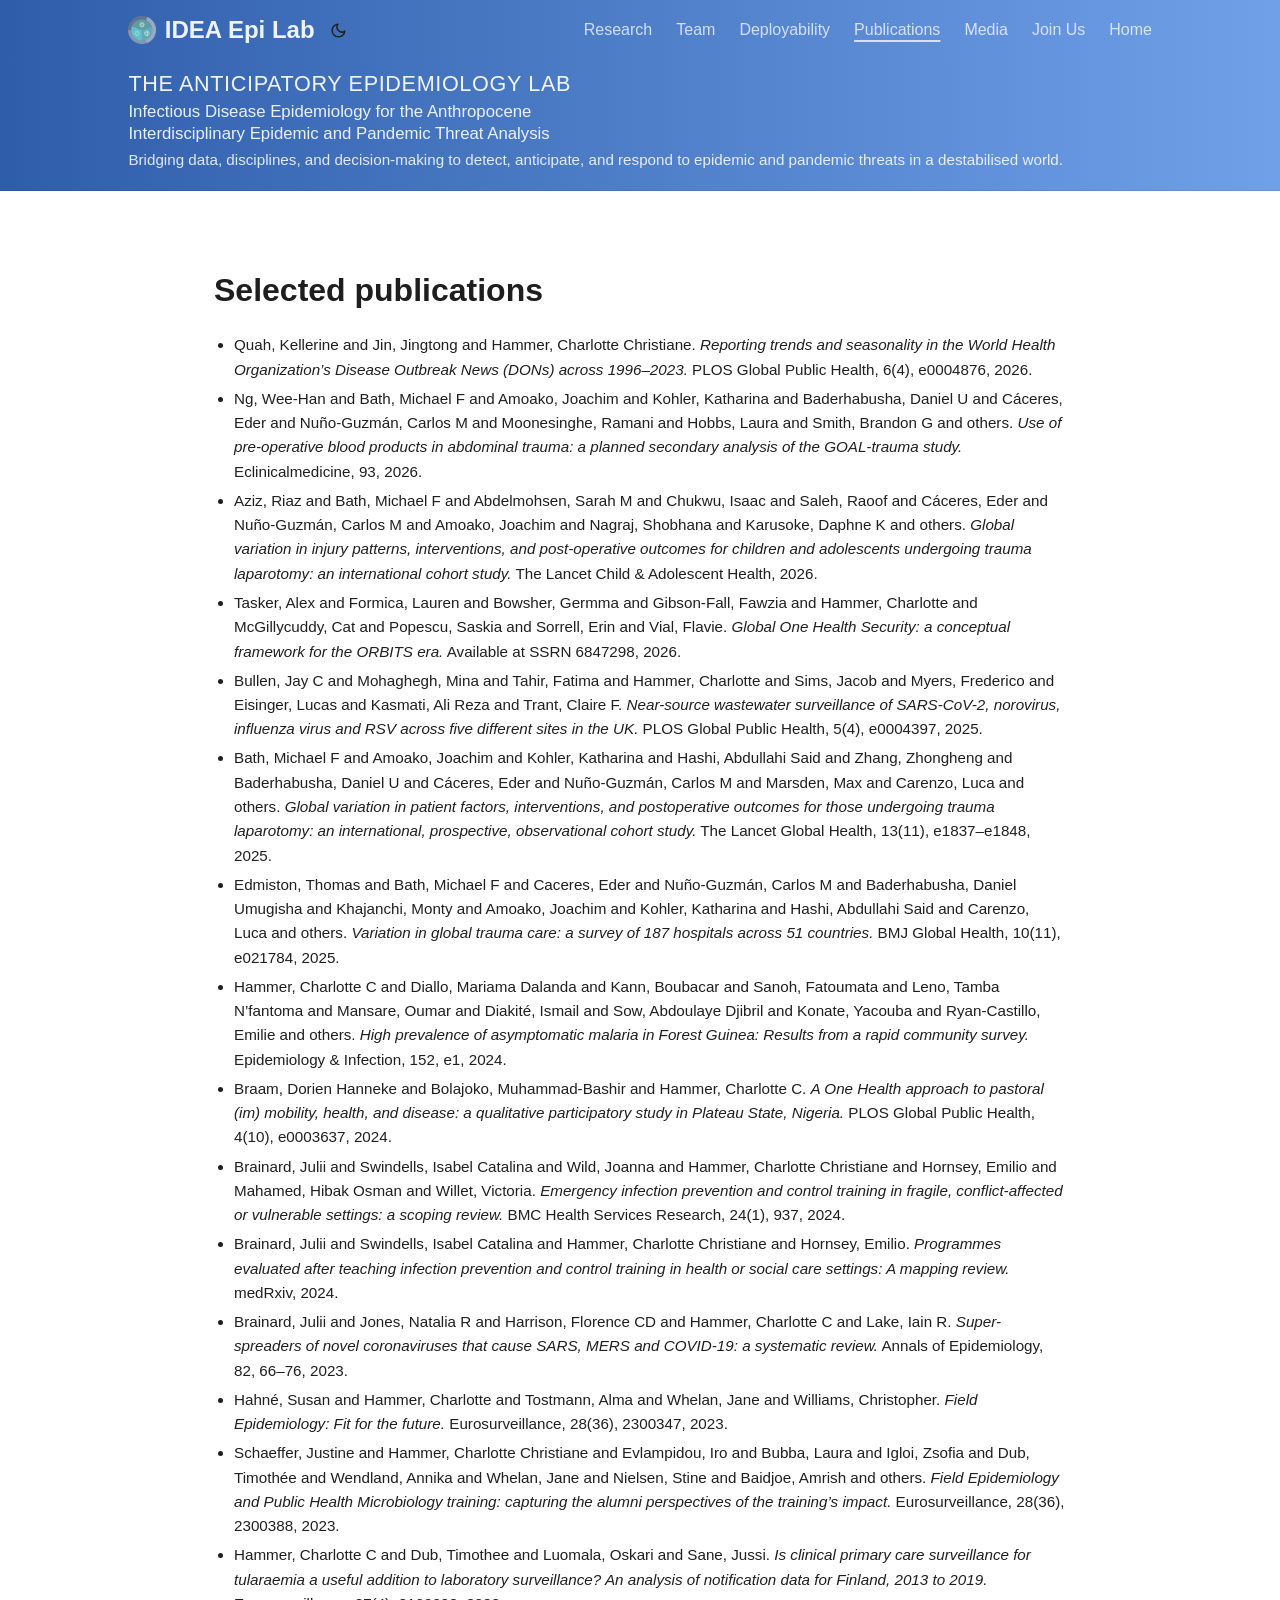
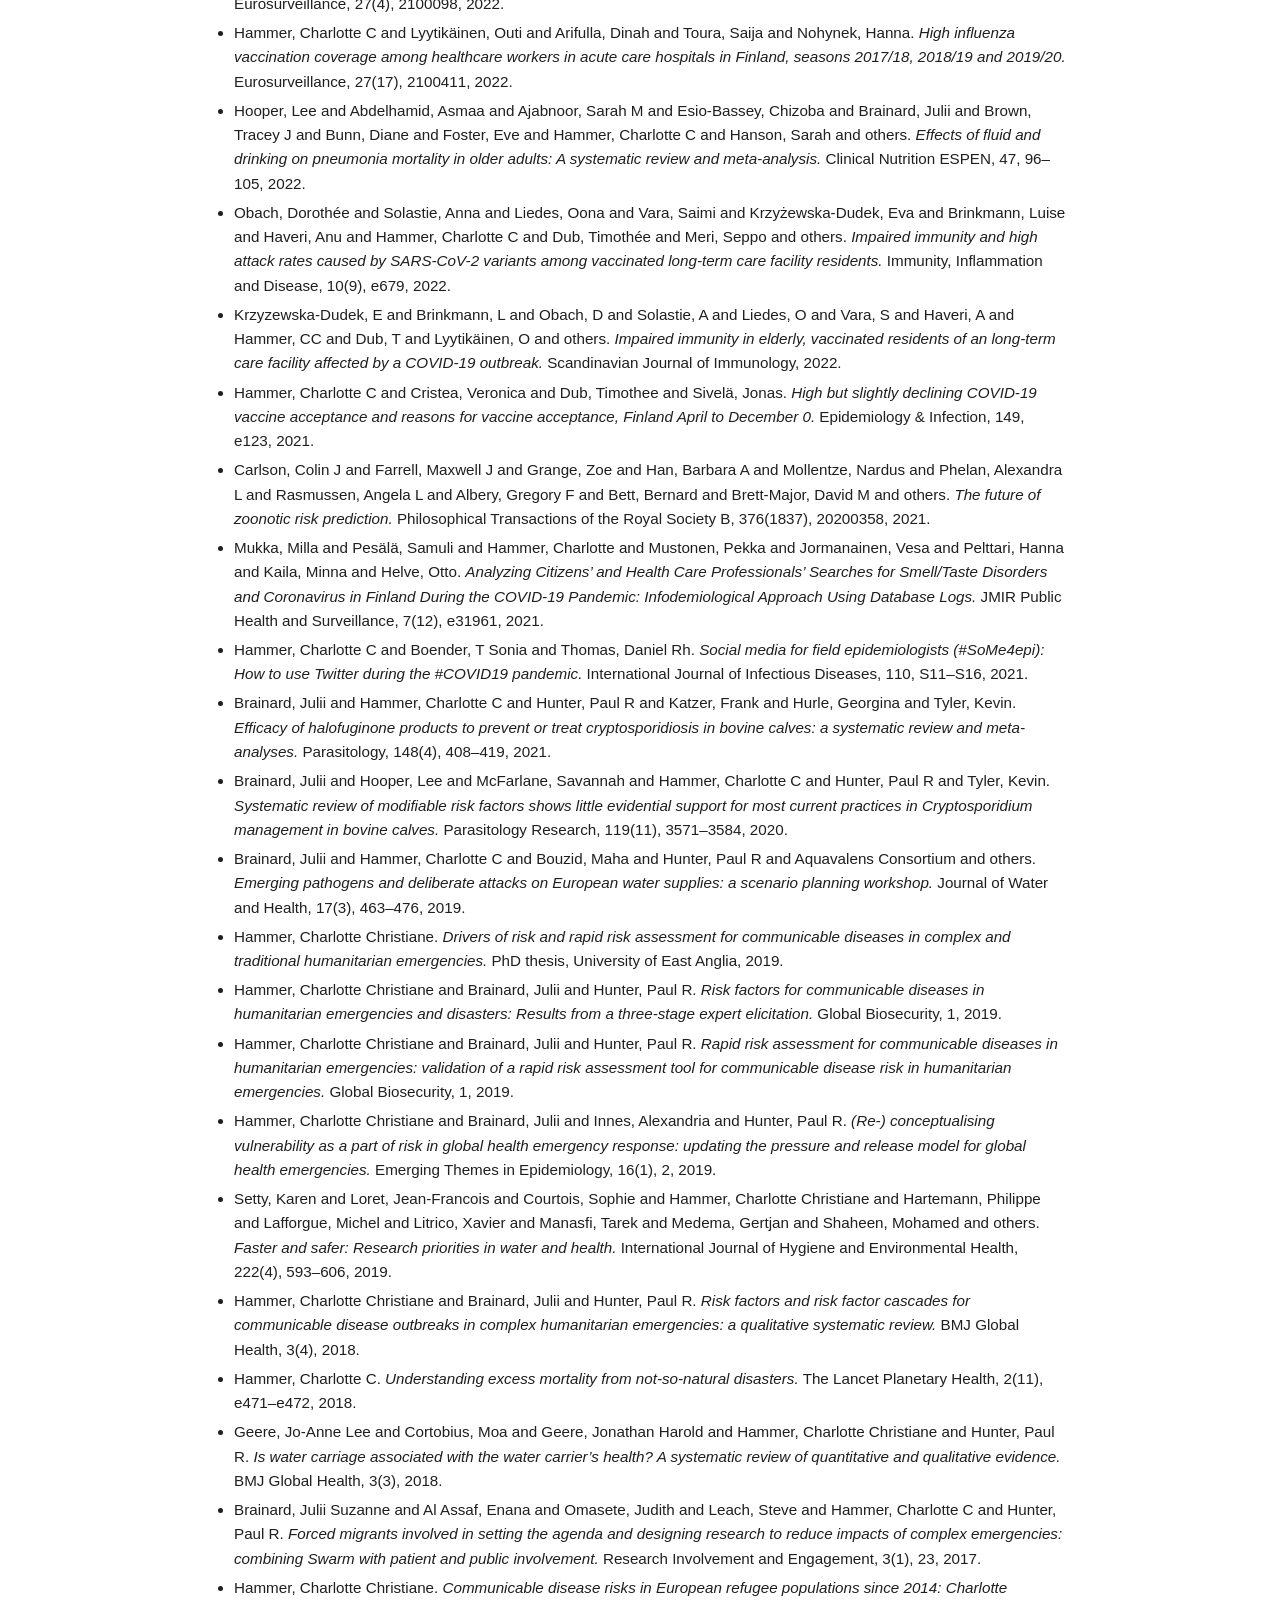
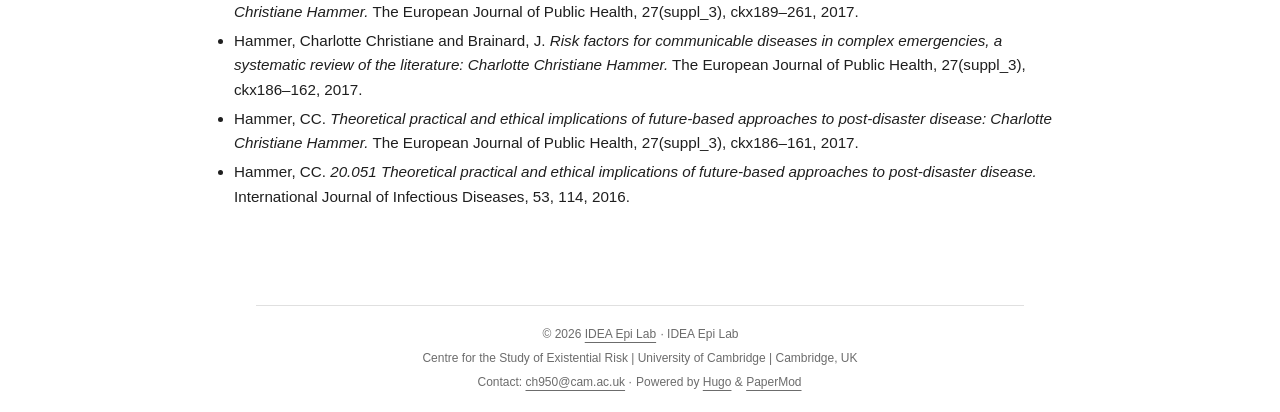
<file: publications/index.html>
<!DOCTYPE html>
<html lang="en" dir="auto" data-theme="light">

<head><meta charset="utf-8">
<meta http-equiv="X-UA-Compatible" content="IE=edge">
<meta name="viewport" content="width=device-width, initial-scale=1, shrink-to-fit=no">
<meta name="robots" content="index, follow">
<title>IDEA Epi Lab</title>
<meta name="keywords" content="">
<meta name="description" content="Selected publications


Quah, Kellerine and Jin, Jingtong and Hammer, Charlotte Christiane. Reporting trends and seasonality in the World Health Organization&rsquo;s Disease Outbreak News (DONs) across 1996&ndash;2023. PLOS Global Public Health, 6(4), e0004876, 2026.


Ng, Wee-Han and Bath, Michael F and Amoako, Joachim and Kohler, Katharina and Baderhabusha, Daniel U and Cáceres, Eder and Nuño-Guzmán, Carlos M and Moonesinghe, Ramani and Hobbs, Laura and Smith, Brandon G and others. Use of pre-operative blood products in abdominal trauma: a planned secondary analysis of the GOAL-trauma study. Eclinicalmedicine, 93, 2026.">
<meta name="author" content="">
<link rel="canonical" href="/publications/">
<link crossorigin="anonymous" href="/assets/css/stylesheet.5bb255602a2fc7afa929318e5ac417a460e670b136e8bbb4364fa71a7c92c1cf.css" integrity="sha256-W7JVYCovx6&#43;pKTGOWsQXpGDmcLE26Lu0Nk&#43;nGnySwc8=" rel="preload stylesheet" as="style">
<link rel="icon" href="/favicon.ico">
<link rel="icon" type="image/png" sizes="16x16" href="/favicon-16x16.png">
<link rel="icon" type="image/png" sizes="32x32" href="/favicon-32x32.png">
<link rel="apple-touch-icon" href="/apple-touch-icon.png">
<link rel="mask-icon" href="/safari-pinned-tab.svg">
<meta name="theme-color" content="#2e2e33">
<meta name="msapplication-TileColor" content="#2e2e33">
<link rel="alternate" hreflang="en" href="/publications/">
<noscript>
    <style>
        #theme-toggle,
        .top-link {
            display: none;
        }

    </style>
</noscript>
<script>
    if (localStorage.getItem("pref-theme") === "dark") {
        document.querySelector("html").dataset.theme = 'dark';
    }

</script><meta property="og:url" content="/publications/">
  <meta property="og:site_name" content="IDEA Epi Lab">
  <meta property="og:title" content="IDEA Epi Lab">
  <meta property="og:description" content="Selected publications Quah, Kellerine and Jin, Jingtong and Hammer, Charlotte Christiane. Reporting trends and seasonality in the World Health Organization’s Disease Outbreak News (DONs) across 1996–2023. PLOS Global Public Health, 6(4), e0004876, 2026.
Ng, Wee-Han and Bath, Michael F and Amoako, Joachim and Kohler, Katharina and Baderhabusha, Daniel U and Cáceres, Eder and Nuño-Guzmán, Carlos M and Moonesinghe, Ramani and Hobbs, Laura and Smith, Brandon G and others. Use of pre-operative blood products in abdominal trauma: a planned secondary analysis of the GOAL-trauma study. Eclinicalmedicine, 93, 2026.">
  <meta property="og:locale" content="en">
  <meta property="og:type" content="article">

  <meta name="twitter:card" content="summary">
  <meta name="twitter:title" content="IDEA Epi Lab">
  <meta name="twitter:description" content="Selected publications Quah, Kellerine and Jin, Jingtong and Hammer, Charlotte Christiane. Reporting trends and seasonality in the World Health Organization’s Disease Outbreak News (DONs) across 1996–2023. PLOS Global Public Health, 6(4), e0004876, 2026.
Ng, Wee-Han and Bath, Michael F and Amoako, Joachim and Kohler, Katharina and Baderhabusha, Daniel U and Cáceres, Eder and Nuño-Guzmán, Carlos M and Moonesinghe, Ramani and Hobbs, Laura and Smith, Brandon G and others. Use of pre-operative blood products in abdominal trauma: a planned secondary analysis of the GOAL-trauma study. Eclinicalmedicine, 93, 2026.">


<script type="application/ld+json">
{
  "@context": "https://schema.org",
  "@type": "BreadcrumbList",
  "itemListElement": [
    {
      "@type": "ListItem",
      "position":  1 ,
      "name": "",
      "item": "/publications/"
    }
  ]
}
</script>
<script type="application/ld+json">
{
  "@context": "https://schema.org",
  "@type": "BlogPosting",
  "headline": "",
  "name": "",
  "description": "Selected publications Quah, Kellerine and Jin, Jingtong and Hammer, Charlotte Christiane. Reporting trends and seasonality in the World Health Organization\u0026rsquo;s Disease Outbreak News (DONs) across 1996\u0026ndash;2023. PLOS Global Public Health, 6(4), e0004876, 2026.\nNg, Wee-Han and Bath, Michael F and Amoako, Joachim and Kohler, Katharina and Baderhabusha, Daniel U and Cáceres, Eder and Nuño-Guzmán, Carlos M and Moonesinghe, Ramani and Hobbs, Laura and Smith, Brandon G and others. Use of pre-operative blood products in abdominal trauma: a planned secondary analysis of the GOAL-trauma study. Eclinicalmedicine, 93, 2026.\n",
  "keywords": [
    
  ],
  "articleBody": "Selected publications Quah, Kellerine and Jin, Jingtong and Hammer, Charlotte Christiane. Reporting trends and seasonality in the World Health Organization’s Disease Outbreak News (DONs) across 1996–2023. PLOS Global Public Health, 6(4), e0004876, 2026.\nNg, Wee-Han and Bath, Michael F and Amoako, Joachim and Kohler, Katharina and Baderhabusha, Daniel U and Cáceres, Eder and Nuño-Guzmán, Carlos M and Moonesinghe, Ramani and Hobbs, Laura and Smith, Brandon G and others. Use of pre-operative blood products in abdominal trauma: a planned secondary analysis of the GOAL-trauma study. Eclinicalmedicine, 93, 2026.\nAziz, Riaz and Bath, Michael F and Abdelmohsen, Sarah M and Chukwu, Isaac and Saleh, Raoof and Cáceres, Eder and Nuño-Guzmán, Carlos M and Amoako, Joachim and Nagraj, Shobhana and Karusoke, Daphne K and others. Global variation in injury patterns, interventions, and post-operative outcomes for children and adolescents undergoing trauma laparotomy: an international cohort study. The Lancet Child \u0026 Adolescent Health, 2026.\nTasker, Alex and Formica, Lauren and Bowsher, Germma and Gibson-Fall, Fawzia and Hammer, Charlotte and McGillycuddy, Cat and Popescu, Saskia and Sorrell, Erin and Vial, Flavie. Global One Health Security: a conceptual framework for the ORBITS era. Available at SSRN 6847298, 2026.\nBullen, Jay C and Mohaghegh, Mina and Tahir, Fatima and Hammer, Charlotte and Sims, Jacob and Myers, Frederico and Eisinger, Lucas and Kasmati, Ali Reza and Trant, Claire F. Near-source wastewater surveillance of SARS-CoV-2, norovirus, influenza virus and RSV across five different sites in the UK. PLOS Global Public Health, 5(4), e0004397, 2025.\nBath, Michael F and Amoako, Joachim and Kohler, Katharina and Hashi, Abdullahi Said and Zhang, Zhongheng and Baderhabusha, Daniel U and Cáceres, Eder and Nuño-Guzmán, Carlos M and Marsden, Max and Carenzo, Luca and others. Global variation in patient factors, interventions, and postoperative outcomes for those undergoing trauma laparotomy: an international, prospective, observational cohort study. The Lancet Global Health, 13(11), e1837–e1848, 2025.\nEdmiston, Thomas and Bath, Michael F and Caceres, Eder and Nuño-Guzmán, Carlos M and Baderhabusha, Daniel Umugisha and Khajanchi, Monty and Amoako, Joachim and Kohler, Katharina and Hashi, Abdullahi Said and Carenzo, Luca and others. Variation in global trauma care: a survey of 187 hospitals across 51 countries. BMJ Global Health, 10(11), e021784, 2025.\nHammer, Charlotte C and Diallo, Mariama Dalanda and Kann, Boubacar and Sanoh, Fatoumata and Leno, Tamba N’fantoma and Mansare, Oumar and Diakité, Ismail and Sow, Abdoulaye Djibril and Konate, Yacouba and Ryan-Castillo, Emilie and others. High prevalence of asymptomatic malaria in Forest Guinea: Results from a rapid community survey. Epidemiology \u0026 Infection, 152, e1, 2024.\nBraam, Dorien Hanneke and Bolajoko, Muhammad-Bashir and Hammer, Charlotte C. A One Health approach to pastoral (im) mobility, health, and disease: a qualitative participatory study in Plateau State, Nigeria. PLOS Global Public Health, 4(10), e0003637, 2024.\nBrainard, Julii and Swindells, Isabel Catalina and Wild, Joanna and Hammer, Charlotte Christiane and Hornsey, Emilio and Mahamed, Hibak Osman and Willet, Victoria. Emergency infection prevention and control training in fragile, conflict-affected or vulnerable settings: a scoping review. BMC Health Services Research, 24(1), 937, 2024.\nBrainard, Julii and Swindells, Isabel Catalina and Hammer, Charlotte Christiane and Hornsey, Emilio. Programmes evaluated after teaching infection prevention and control training in health or social care settings: A mapping review. medRxiv, 2024.\nBrainard, Julii and Jones, Natalia R and Harrison, Florence CD and Hammer, Charlotte C and Lake, Iain R. Super-spreaders of novel coronaviruses that cause SARS, MERS and COVID-19: a systematic review. Annals of Epidemiology, 82, 66–76, 2023.\nHahné, Susan and Hammer, Charlotte and Tostmann, Alma and Whelan, Jane and Williams, Christopher. Field Epidemiology: Fit for the future. Eurosurveillance, 28(36), 2300347, 2023.\nSchaeffer, Justine and Hammer, Charlotte Christiane and Evlampidou, Iro and Bubba, Laura and Igloi, Zsofia and Dub, Timothée and Wendland, Annika and Whelan, Jane and Nielsen, Stine and Baidjoe, Amrish and others. Field Epidemiology and Public Health Microbiology training: capturing the alumni perspectives of the training’s impact. Eurosurveillance, 28(36), 2300388, 2023.\nHammer, Charlotte C and Dub, Timothee and Luomala, Oskari and Sane, Jussi. Is clinical primary care surveillance for tularaemia a useful addition to laboratory surveillance? An analysis of notification data for Finland, 2013 to 2019. Eurosurveillance, 27(4), 2100098, 2022.\nHammer, Charlotte C and Lyytikäinen, Outi and Arifulla, Dinah and Toura, Saija and Nohynek, Hanna. High influenza vaccination coverage among healthcare workers in acute care hospitals in Finland, seasons 2017/18, 2018/19 and 2019/20. Eurosurveillance, 27(17), 2100411, 2022.\nHooper, Lee and Abdelhamid, Asmaa and Ajabnoor, Sarah M and Esio-Bassey, Chizoba and Brainard, Julii and Brown, Tracey J and Bunn, Diane and Foster, Eve and Hammer, Charlotte C and Hanson, Sarah and others. Effects of fluid and drinking on pneumonia mortality in older adults: A systematic review and meta-analysis. Clinical Nutrition ESPEN, 47, 96–105, 2022.\nObach, Dorothée and Solastie, Anna and Liedes, Oona and Vara, Saimi and Krzyżewska-Dudek, Eva and Brinkmann, Luise and Haveri, Anu and Hammer, Charlotte C and Dub, Timothée and Meri, Seppo and others. Impaired immunity and high attack rates caused by SARS-CoV-2 variants among vaccinated long-term care facility residents. Immunity, Inflammation and Disease, 10(9), e679, 2022.\nKrzyzewska-Dudek, E and Brinkmann, L and Obach, D and Solastie, A and Liedes, O and Vara, S and Haveri, A and Hammer, CC and Dub, T and Lyytikäinen, O and others. Impaired immunity in elderly, vaccinated residents of an long-term care facility affected by a COVID-19 outbreak. Scandinavian Journal of Immunology, 2022.\nHammer, Charlotte C and Cristea, Veronica and Dub, Timothee and Sivelä, Jonas. High but slightly declining COVID-19 vaccine acceptance and reasons for vaccine acceptance, Finland April to December 0. Epidemiology \u0026 Infection, 149, e123, 2021.\nCarlson, Colin J and Farrell, Maxwell J and Grange, Zoe and Han, Barbara A and Mollentze, Nardus and Phelan, Alexandra L and Rasmussen, Angela L and Albery, Gregory F and Bett, Bernard and Brett-Major, David M and others. The future of zoonotic risk prediction. Philosophical Transactions of the Royal Society B, 376(1837), 20200358, 2021.\nMukka, Milla and Pesälä, Samuli and Hammer, Charlotte and Mustonen, Pekka and Jormanainen, Vesa and Pelttari, Hanna and Kaila, Minna and Helve, Otto. Analyzing Citizens’ and Health Care Professionals’ Searches for Smell/Taste Disorders and Coronavirus in Finland During the COVID-19 Pandemic: Infodemiological Approach Using Database Logs. JMIR Public Health and Surveillance, 7(12), e31961, 2021.\nHammer, Charlotte C and Boender, T Sonia and Thomas, Daniel Rh. Social media for field epidemiologists (#SoMe4epi): How to use Twitter during the #COVID19 pandemic. International Journal of Infectious Diseases, 110, S11–S16, 2021.\nBrainard, Julii and Hammer, Charlotte C and Hunter, Paul R and Katzer, Frank and Hurle, Georgina and Tyler, Kevin. Efficacy of halofuginone products to prevent or treat cryptosporidiosis in bovine calves: a systematic review and meta-analyses. Parasitology, 148(4), 408–419, 2021.\nBrainard, Julii and Hooper, Lee and McFarlane, Savannah and Hammer, Charlotte C and Hunter, Paul R and Tyler, Kevin. Systematic review of modifiable risk factors shows little evidential support for most current practices in Cryptosporidium management in bovine calves. Parasitology Research, 119(11), 3571–3584, 2020.\nBrainard, Julii and Hammer, Charlotte C and Bouzid, Maha and Hunter, Paul R and Aquavalens Consortium and others. Emerging pathogens and deliberate attacks on European water supplies: a scenario planning workshop. Journal of Water and Health, 17(3), 463–476, 2019.\nHammer, Charlotte Christiane. Drivers of risk and rapid risk assessment for communicable diseases in complex and traditional humanitarian emergencies. PhD thesis, University of East Anglia, 2019.\nHammer, Charlotte Christiane and Brainard, Julii and Hunter, Paul R. Risk factors for communicable diseases in humanitarian emergencies and disasters: Results from a three-stage expert elicitation. Global Biosecurity, 1, 2019.\nHammer, Charlotte Christiane and Brainard, Julii and Hunter, Paul R. Rapid risk assessment for communicable diseases in humanitarian emergencies: validation of a rapid risk assessment tool for communicable disease risk in humanitarian emergencies. Global Biosecurity, 1, 2019.\nHammer, Charlotte Christiane and Brainard, Julii and Innes, Alexandria and Hunter, Paul R. (Re-) conceptualising vulnerability as a part of risk in global health emergency response: updating the pressure and release model for global health emergencies. Emerging Themes in Epidemiology, 16(1), 2, 2019.\nSetty, Karen and Loret, Jean-Francois and Courtois, Sophie and Hammer, Charlotte Christiane and Hartemann, Philippe and Lafforgue, Michel and Litrico, Xavier and Manasfi, Tarek and Medema, Gertjan and Shaheen, Mohamed and others. Faster and safer: Research priorities in water and health. International Journal of Hygiene and Environmental Health, 222(4), 593–606, 2019.\nHammer, Charlotte Christiane and Brainard, Julii and Hunter, Paul R. Risk factors and risk factor cascades for communicable disease outbreaks in complex humanitarian emergencies: a qualitative systematic review. BMJ Global Health, 3(4), 2018.\nHammer, Charlotte C. Understanding excess mortality from not-so-natural disasters. The Lancet Planetary Health, 2(11), e471–e472, 2018.\nGeere, Jo-Anne Lee and Cortobius, Moa and Geere, Jonathan Harold and Hammer, Charlotte Christiane and Hunter, Paul R. Is water carriage associated with the water carrier’s health? A systematic review of quantitative and qualitative evidence. BMJ Global Health, 3(3), 2018.\nBrainard, Julii Suzanne and Al Assaf, Enana and Omasete, Judith and Leach, Steve and Hammer, Charlotte C and Hunter, Paul R. Forced migrants involved in setting the agenda and designing research to reduce impacts of complex emergencies: combining Swarm with patient and public involvement. Research Involvement and Engagement, 3(1), 23, 2017.\nHammer, Charlotte Christiane. Communicable disease risks in European refugee populations since 2014: Charlotte Christiane Hammer. The European Journal of Public Health, 27(suppl_3), ckx189–261, 2017.\nHammer, Charlotte Christiane and Brainard, J. Risk factors for communicable diseases in complex emergencies, a systematic review of the literature: Charlotte Christiane Hammer. The European Journal of Public Health, 27(suppl_3), ckx186–162, 2017.\nHammer, CC. Theoretical practical and ethical implications of future-based approaches to post-disaster disease: Charlotte Christiane Hammer. The European Journal of Public Health, 27(suppl_3), ckx186–161, 2017.\nHammer, CC. 20.051 Theoretical practical and ethical implications of future-based approaches to post-disaster disease. International Journal of Infectious Diseases, 53, 114, 2016.\n",
  "wordCount" : "1609",
  "inLanguage": "en",
  "datePublished": "0001-01-01T00:00:00Z",
  "dateModified": "0001-01-01T00:00:00Z",
  "mainEntityOfPage": {
    "@type": "WebPage",
    "@id": "/publications/"
  },
  "publisher": {
    "@type": "Organization",
    "name": "IDEA Epi Lab",
    "logo": {
      "@type": "ImageObject",
      "url": "/favicon.ico"
    }
  }
}
</script>
</head>
<body id="top">
    <header class="header" style="background: linear-gradient(90deg, #2F5DAA 0%, #6FA0E8 100%);">
    <nav class="header-nav">
        <div class="logo">
            <a href="/" accesskey="h" title="IDEA Epi Lab (Alt + H)">
                <img src="/assets/images/icon-2.png" alt="" aria-label="logo"
                    height="28">IDEA Epi Lab</a>
            <div class="logo-switches">
                <button id="theme-toggle" class="theme-toggle" accesskey="t" title="(Alt + T)" aria-label="Toggle theme">
                    <svg class="moon" xmlns="http://www.w3.org/2000/svg" width="17" height="17" viewBox="0 0 24 24"
                        fill="none" stroke="currentColor" stroke-width="2" stroke-linecap="round"
                        stroke-linejoin="round">
                        <path d="M21 12.79A9 9 0 1 1 11.21 3 7 7 0 0 0 21 12.79z"></path>
                    </svg>
                    <svg class="sun" xmlns="http://www.w3.org/2000/svg" width="17" height="17" viewBox="0 0 24 24"
                        fill="none" stroke="currentColor" stroke-width="2" stroke-linecap="round"
                        stroke-linejoin="round">
                        <circle cx="12" cy="12" r="5"></circle>
                        <line x1="12" y1="1" x2="12" y2="3"></line>
                        <line x1="12" y1="21" x2="12" y2="23"></line>
                        <line x1="4.22" y1="4.22" x2="5.64" y2="5.64"></line>
                        <line x1="18.36" y1="18.36" x2="19.78" y2="19.78"></line>
                        <line x1="1" y1="12" x2="3" y2="12"></line>
                        <line x1="21" y1="12" x2="23" y2="12"></line>
                        <line x1="4.22" y1="19.78" x2="5.64" y2="18.36"></line>
                        <line x1="18.36" y1="5.64" x2="19.78" y2="4.22"></line>
                    </svg>
                </button>
            </div>
        </div>
        <ul id="menu" class="menu">
            <li>
                <a href="/research/" title="Research">
                    <span>Research</span>
                </a>
            </li>
            <li>
                <a href="/team/" title="Team">
                    <span>Team</span>
                </a>
            </li>
            <li>
                <a href="/deployability/" title="Deployability">
                    <span>Deployability</span>
                </a>
            </li>
            <li>
                <a href="/publications/" title="Publications">
                    <span class="active">Publications</span>
                </a>
            </li>
            <li>
                <a href="/media/" title="Media">
                    <span>Media</span>
                </a>
            </li>
            <li>
                <a href="/join/" title="Join Us">
                    <span>Join Us</span>
                </a>
            </li>
            <li>
                <a href="/" title="Home">
                    <span>Home</span>
                </a>
            </li>
        </ul>
    </nav>
    
<div style="
  background: linear-gradient(90deg, #2F5DAA 0%, #6FA0E8 100%);
  color: white;
  width: 100%;
  border-bottom: 1px solid rgba(0,0,0,0.08);
">

  <div style="
  width: min(1100px, 100%);
  margin: 0 auto;
  padding: 0.7rem 1.5rem 1.2rem 2.4rem;
  box-sizing: border-box;
">

    <div style="
  font-weight: 500;
  font-size: 1.35rem;
  line-height: 1.25;
  color: rgba(255,255,255,0.92);
  letter-spacing: 0.03em;
">
  THE ANTICIPATORY EPIDEMIOLOGY LAB
</div>


    <div style="
      font-weight: 500;
      font-size: 1.05rem;
      margin-top: 0.18rem;
      line-height: 1.3;
      color: rgba(255,255,255,0.9);
    ">
      Infectious Disease Epidemiology for the Anthropocene<br>
      Interdisciplinary Epidemic and Pandemic Threat Analysis
    </div>

    <div style="
      font-weight: 400;
      font-size: 0.95rem;
      margin-top: 0.35rem;
      line-height: 1.35;
      color: rgba(255,255,255,0.85);
    ">
      Bridging data, disciplines, and decision-making to detect, anticipate, and respond to epidemic and pandemic threats in a destabilised world.
    </div>

  </div>
</div>
    
</header>

<main class="main">

<article class="post-single">
  <header class="post-header">
    
    <h1 class="post-title entry-hint-parent">
      
    </h1>
    <div class="post-meta">



</div>
  </header> 
  <div class="post-content md-content"><h2 id="selected-publications">Selected publications<a hidden class="anchor" aria-hidden="true" href="#selected-publications">#</a></h2>
<ul>
<li>
<p>Quah, Kellerine and Jin, Jingtong and Hammer, Charlotte Christiane. <em>Reporting trends and seasonality in the World Health Organization&rsquo;s Disease Outbreak News (DONs) across 1996&ndash;2023.</em> PLOS Global Public Health, 6(4), e0004876, 2026.</p>
</li>
<li>
<p>Ng, Wee-Han and Bath, Michael F and Amoako, Joachim and Kohler, Katharina and Baderhabusha, Daniel U and Cáceres, Eder and Nuño-Guzmán, Carlos M and Moonesinghe, Ramani and Hobbs, Laura and Smith, Brandon G and others. <em>Use of pre-operative blood products in abdominal trauma: a planned secondary analysis of the GOAL-trauma study.</em> Eclinicalmedicine, 93, 2026.</p>
</li>
<li>
<p>Aziz, Riaz and Bath, Michael F and Abdelmohsen, Sarah M and Chukwu, Isaac and Saleh, Raoof and Cáceres, Eder and Nuño-Guzmán, Carlos M and Amoako, Joachim and Nagraj, Shobhana and Karusoke, Daphne K and others. <em>Global variation in injury patterns, interventions, and post-operative outcomes for children and adolescents undergoing trauma laparotomy: an international cohort study.</em> The Lancet Child &amp; Adolescent Health, 2026.</p>
</li>
<li>
<p>Tasker, Alex and Formica, Lauren and Bowsher, Germma and Gibson-Fall, Fawzia and Hammer, Charlotte and McGillycuddy, Cat and Popescu, Saskia and Sorrell, Erin and Vial, Flavie. <em>Global One Health Security: a conceptual framework for the ORBITS era.</em> Available at SSRN 6847298, 2026.</p>
</li>
<li>
<p>Bullen, Jay C and Mohaghegh, Mina and Tahir, Fatima and Hammer, Charlotte and Sims, Jacob and Myers, Frederico and Eisinger, Lucas and Kasmati, Ali Reza and Trant, Claire F. <em>Near-source wastewater surveillance of SARS-CoV-2, norovirus, influenza virus and RSV across five different sites in the UK.</em> PLOS Global Public Health, 5(4), e0004397, 2025.</p>
</li>
<li>
<p>Bath, Michael F and Amoako, Joachim and Kohler, Katharina and Hashi, Abdullahi Said and Zhang, Zhongheng and Baderhabusha, Daniel U and Cáceres, Eder and Nuño-Guzmán, Carlos M and Marsden, Max and Carenzo, Luca and others. <em>Global variation in patient factors, interventions, and postoperative outcomes for those undergoing trauma laparotomy: an international, prospective, observational cohort study.</em> The Lancet Global Health, 13(11), e1837–e1848, 2025.</p>
</li>
<li>
<p>Edmiston, Thomas and Bath, Michael F and Caceres, Eder and Nuño-Guzmán, Carlos M and Baderhabusha, Daniel Umugisha and Khajanchi, Monty and Amoako, Joachim and Kohler, Katharina and Hashi, Abdullahi Said and Carenzo, Luca and others. <em>Variation in global trauma care: a survey of 187 hospitals across 51 countries.</em> BMJ Global Health, 10(11), e021784, 2025.</p>
</li>
<li>
<p>Hammer, Charlotte C and Diallo, Mariama Dalanda and Kann, Boubacar and Sanoh, Fatoumata and Leno, Tamba N’fantoma and Mansare, Oumar and Diakité, Ismail and Sow, Abdoulaye Djibril and Konate, Yacouba and Ryan-Castillo, Emilie and others. <em>High prevalence of asymptomatic malaria in Forest Guinea: Results from a rapid community survey.</em> Epidemiology &amp; Infection, 152, e1, 2024.</p>
</li>
<li>
<p>Braam, Dorien Hanneke and Bolajoko, Muhammad-Bashir and Hammer, Charlotte C. <em>A One Health approach to pastoral (im) mobility, health, and disease: a qualitative participatory study in Plateau State, Nigeria.</em> PLOS Global Public Health, 4(10), e0003637, 2024.</p>
</li>
<li>
<p>Brainard, Julii and Swindells, Isabel Catalina and Wild, Joanna and Hammer, Charlotte Christiane and Hornsey, Emilio and Mahamed, Hibak Osman and Willet, Victoria. <em>Emergency infection prevention and control training in fragile, conflict-affected or vulnerable settings: a scoping review.</em> BMC Health Services Research, 24(1), 937, 2024.</p>
</li>
<li>
<p>Brainard, Julii and Swindells, Isabel Catalina and Hammer, Charlotte Christiane and Hornsey, Emilio. <em>Programmes evaluated after teaching infection prevention and control training in health or social care settings: A mapping review.</em> medRxiv, 2024.</p>
</li>
<li>
<p>Brainard, Julii and Jones, Natalia R and Harrison, Florence CD and Hammer, Charlotte C and Lake, Iain R. <em>Super-spreaders of novel coronaviruses that cause SARS, MERS and COVID-19: a systematic review.</em> Annals of Epidemiology, 82, 66–76, 2023.</p>
</li>
<li>
<p>Hahné, Susan and Hammer, Charlotte and Tostmann, Alma and Whelan, Jane and Williams, Christopher. <em>Field Epidemiology: Fit for the future.</em> Eurosurveillance, 28(36), 2300347, 2023.</p>
</li>
<li>
<p>Schaeffer, Justine and Hammer, Charlotte Christiane and Evlampidou, Iro and Bubba, Laura and Igloi, Zsofia and Dub, Timothée and Wendland, Annika and Whelan, Jane and Nielsen, Stine and Baidjoe, Amrish and others. <em>Field Epidemiology and Public Health Microbiology training: capturing the alumni perspectives of the training’s impact.</em> Eurosurveillance, 28(36), 2300388, 2023.</p>
</li>
<li>
<p>Hammer, Charlotte C and Dub, Timothee and Luomala, Oskari and Sane, Jussi. <em>Is clinical primary care surveillance for tularaemia a useful addition to laboratory surveillance? An analysis of notification data for Finland, 2013 to 2019.</em> Eurosurveillance, 27(4), 2100098, 2022.</p>
</li>
<li>
<p>Hammer, Charlotte C and Lyytikäinen, Outi and Arifulla, Dinah and Toura, Saija and Nohynek, Hanna. <em>High influenza vaccination coverage among healthcare workers in acute care hospitals in Finland, seasons 2017/18, 2018/19 and 2019/20.</em> Eurosurveillance, 27(17), 2100411, 2022.</p>
</li>
<li>
<p>Hooper, Lee and Abdelhamid, Asmaa and Ajabnoor, Sarah M and Esio-Bassey, Chizoba and Brainard, Julii and Brown, Tracey J and Bunn, Diane and Foster, Eve and Hammer, Charlotte C and Hanson, Sarah and others. <em>Effects of fluid and drinking on pneumonia mortality in older adults: A systematic review and meta-analysis.</em> Clinical Nutrition ESPEN, 47, 96–105, 2022.</p>
</li>
<li>
<p>Obach, Dorothée and Solastie, Anna and Liedes, Oona and Vara, Saimi and Krzyżewska-Dudek, Eva and Brinkmann, Luise and Haveri, Anu and Hammer, Charlotte C and Dub, Timothée and Meri, Seppo and others. <em>Impaired immunity and high attack rates caused by SARS-CoV-2 variants among vaccinated long-term care facility residents.</em> Immunity, Inflammation and Disease, 10(9), e679, 2022.</p>
</li>
<li>
<p>Krzyzewska-Dudek, E and Brinkmann, L and Obach, D and Solastie, A and Liedes, O and Vara, S and Haveri, A and Hammer, CC and Dub, T and Lyytikäinen, O and others. <em>Impaired immunity in elderly, vaccinated residents of an long-term care facility affected by a COVID-19 outbreak.</em> Scandinavian Journal of Immunology, 2022.</p>
</li>
<li>
<p>Hammer, Charlotte C and Cristea, Veronica and Dub, Timothee and Sivelä, Jonas. <em>High but slightly declining COVID-19 vaccine acceptance and reasons for vaccine acceptance, Finland April to December 0.</em> Epidemiology &amp; Infection, 149, e123, 2021.</p>
</li>
<li>
<p>Carlson, Colin J and Farrell, Maxwell J and Grange, Zoe and Han, Barbara A and Mollentze, Nardus and Phelan, Alexandra L and Rasmussen, Angela L and Albery, Gregory F and Bett, Bernard and Brett-Major, David M and others. <em>The future of zoonotic risk prediction.</em> Philosophical Transactions of the Royal Society B, 376(1837), 20200358, 2021.</p>
</li>
<li>
<p>Mukka, Milla and Pesälä, Samuli and Hammer, Charlotte and Mustonen, Pekka and Jormanainen, Vesa and Pelttari, Hanna and Kaila, Minna and Helve, Otto. <em>Analyzing Citizens’ and Health Care Professionals’ Searches for Smell/Taste Disorders and Coronavirus in Finland During the COVID-19 Pandemic: Infodemiological Approach Using Database Logs.</em> JMIR Public Health and Surveillance, 7(12), e31961, 2021.</p>
</li>
<li>
<p>Hammer, Charlotte C and Boender, T Sonia and Thomas, Daniel Rh. <em>Social media for field epidemiologists (#SoMe4epi): How to use Twitter during the #COVID19 pandemic.</em> International Journal of Infectious Diseases, 110, S11–S16, 2021.</p>
</li>
<li>
<p>Brainard, Julii and Hammer, Charlotte C and Hunter, Paul R and Katzer, Frank and Hurle, Georgina and Tyler, Kevin. <em>Efficacy of halofuginone products to prevent or treat cryptosporidiosis in bovine calves: a systematic review and meta-analyses.</em> Parasitology, 148(4), 408–419, 2021.</p>
</li>
<li>
<p>Brainard, Julii and Hooper, Lee and McFarlane, Savannah and Hammer, Charlotte C and Hunter, Paul R and Tyler, Kevin. <em>Systematic review of modifiable risk factors shows little evidential support for most current practices in Cryptosporidium management in bovine calves.</em> Parasitology Research, 119(11), 3571–3584, 2020.</p>
</li>
<li>
<p>Brainard, Julii and Hammer, Charlotte C and Bouzid, Maha and Hunter, Paul R and Aquavalens Consortium and others. <em>Emerging pathogens and deliberate attacks on European water supplies: a scenario planning workshop.</em> Journal of Water and Health, 17(3), 463–476, 2019.</p>
</li>
<li>
<p>Hammer, Charlotte Christiane. <em>Drivers of risk and rapid risk assessment for communicable diseases in complex and traditional humanitarian emergencies.</em> PhD thesis, University of East Anglia, 2019.</p>
</li>
<li>
<p>Hammer, Charlotte Christiane and Brainard, Julii and Hunter, Paul R. <em>Risk factors for communicable diseases in humanitarian emergencies and disasters: Results from a three-stage expert elicitation.</em> Global Biosecurity, 1, 2019.</p>
</li>
<li>
<p>Hammer, Charlotte Christiane and Brainard, Julii and Hunter, Paul R. <em>Rapid risk assessment for communicable diseases in humanitarian emergencies: validation of a rapid risk assessment tool for communicable disease risk in humanitarian emergencies.</em> Global Biosecurity, 1, 2019.</p>
</li>
<li>
<p>Hammer, Charlotte Christiane and Brainard, Julii and Innes, Alexandria and Hunter, Paul R. <em>(Re-) conceptualising vulnerability as a part of risk in global health emergency response: updating the pressure and release model for global health emergencies.</em> Emerging Themes in Epidemiology, 16(1), 2, 2019.</p>
</li>
<li>
<p>Setty, Karen and Loret, Jean-Francois and Courtois, Sophie and Hammer, Charlotte Christiane and Hartemann, Philippe and Lafforgue, Michel and Litrico, Xavier and Manasfi, Tarek and Medema, Gertjan and Shaheen, Mohamed and others. <em>Faster and safer: Research priorities in water and health.</em> International Journal of Hygiene and Environmental Health, 222(4), 593–606, 2019.</p>
</li>
<li>
<p>Hammer, Charlotte Christiane and Brainard, Julii and Hunter, Paul R. <em>Risk factors and risk factor cascades for communicable disease outbreaks in complex humanitarian emergencies: a qualitative systematic review.</em> BMJ Global Health, 3(4), 2018.</p>
</li>
<li>
<p>Hammer, Charlotte C. <em>Understanding excess mortality from not-so-natural disasters.</em> The Lancet Planetary Health, 2(11), e471–e472, 2018.</p>
</li>
<li>
<p>Geere, Jo-Anne Lee and Cortobius, Moa and Geere, Jonathan Harold and Hammer, Charlotte Christiane and Hunter, Paul R. <em>Is water carriage associated with the water carrier’s health? A systematic review of quantitative and qualitative evidence.</em> BMJ Global Health, 3(3), 2018.</p>
</li>
<li>
<p>Brainard, Julii Suzanne and Al Assaf, Enana and Omasete, Judith and Leach, Steve and Hammer, Charlotte C and Hunter, Paul R. <em>Forced migrants involved in setting the agenda and designing research to reduce impacts of complex emergencies: combining Swarm with patient and public involvement.</em> Research Involvement and Engagement, 3(1), 23, 2017.</p>
</li>
<li>
<p>Hammer, Charlotte Christiane. <em>Communicable disease risks in European refugee populations since 2014: Charlotte Christiane Hammer.</em> The European Journal of Public Health, 27(suppl_3), ckx189–261, 2017.</p>
</li>
<li>
<p>Hammer, Charlotte Christiane and Brainard, J. <em>Risk factors for communicable diseases in complex emergencies, a systematic review of the literature: Charlotte Christiane Hammer.</em> The European Journal of Public Health, 27(suppl_3), ckx186–162, 2017.</p>
</li>
<li>
<p>Hammer, CC. <em>Theoretical practical and ethical implications of future-based approaches to post-disaster disease: Charlotte Christiane Hammer.</em> The European Journal of Public Health, 27(suppl_3), ckx186–161, 2017.</p>
</li>
<li>
<p>Hammer, CC. <em>20.051 Theoretical practical and ethical implications of future-based approaches to post-disaster disease.</em> International Journal of Infectious Diseases, 53, 114, 2016.</p>
</li>
</ul>


  </div>

  <footer class="post-footer">
    <ul class="post-tags">
    </ul>
  </footer>
</article>
    </main>
    
<footer class="footer">
        <span>&copy; 2026 <a href="/">IDEA Epi Lab</a></span> · 
        IDEA Epi Lab<br>
Centre for the Study of Existential Risk |
University of Cambridge |
Cambridge, UK<br>
Contact: <a href="mailto:ch950@cam.ac.uk">ch950@cam.ac.uk</a> · 

    
    
    <span>
        Powered by
        <a href="https://gohugo.io/?utm_source=papermod" rel="noopener" target="_blank">Hugo</a> &
        <a href="https://github.com/adityatelange/hugo-PaperMod/" rel="noopener" target="_blank">PaperMod</a>
    </span>
</footer>
<a href="#top" id="top-link" class="top-link hidden" aria-label="go to top" title="Go to Top (Alt + G)" accesskey="g">
    <svg xmlns="http://www.w3.org/2000/svg" viewBox="0 0 24 24" fill="none" stroke="currentColor" stroke-width="2"
        stroke-linecap="round" stroke-linejoin="round" class="feather feather-chevrons-up">
        <polyline points="17 11 12 6 7 11"></polyline>
        <polyline points="17 18 12 13 7 18"></polyline>
    </svg>
</a>

<script>
    let menu = document.getElementById('menu');
    if (menu) {
        
        const scrollPosition = localStorage.getItem("menu-scroll-position");
        if (scrollPosition) {
            menu.scrollLeft = parseInt(scrollPosition, 10);
        }
        
        menu.onscroll = function () {
            localStorage.setItem("menu-scroll-position", menu.scrollLeft);
        }
    }

    document.querySelectorAll('a[href^="#"]').forEach(anchor => {
        anchor.addEventListener("click", function (e) {
            e.preventDefault();
            var id = this.getAttribute("href").substr(1);
            if (!window.matchMedia('(prefers-reduced-motion: reduce)').matches) {
                document.querySelector(`[id='${decodeURIComponent(id)}']`).scrollIntoView({
                    behavior: "smooth"
                });
            } else {
                document.querySelector(`[id='${decodeURIComponent(id)}']`).scrollIntoView();
            }
            if (id === "top") {
                history.replaceState(null, null, " ");
            } else {
                history.pushState(null, null, `#${id}`);
            }
        });
    });

</script>
<script>
    var toplink = document.getElementById("top-link");
    window.onscroll = function () {
        const scrollThreshold = window.innerHeight;
        if (document.body.scrollTop > scrollThreshold || document.documentElement.scrollTop > scrollThreshold) {
            toplink.classList.remove("hidden");
        } else {
            toplink.classList.add("hidden");
        }
    };

</script>
<script>
    document.getElementById("theme-toggle").addEventListener("click", () => {
        const html = document.querySelector("html");
        if (html.dataset.theme === "dark") {
            html.dataset.theme = 'light';
            localStorage.setItem("pref-theme", 'light');
        } else {
            html.dataset.theme = 'dark';
            localStorage.setItem("pref-theme", 'dark');
        }
    })

</script>
</body>

</html>
</file>
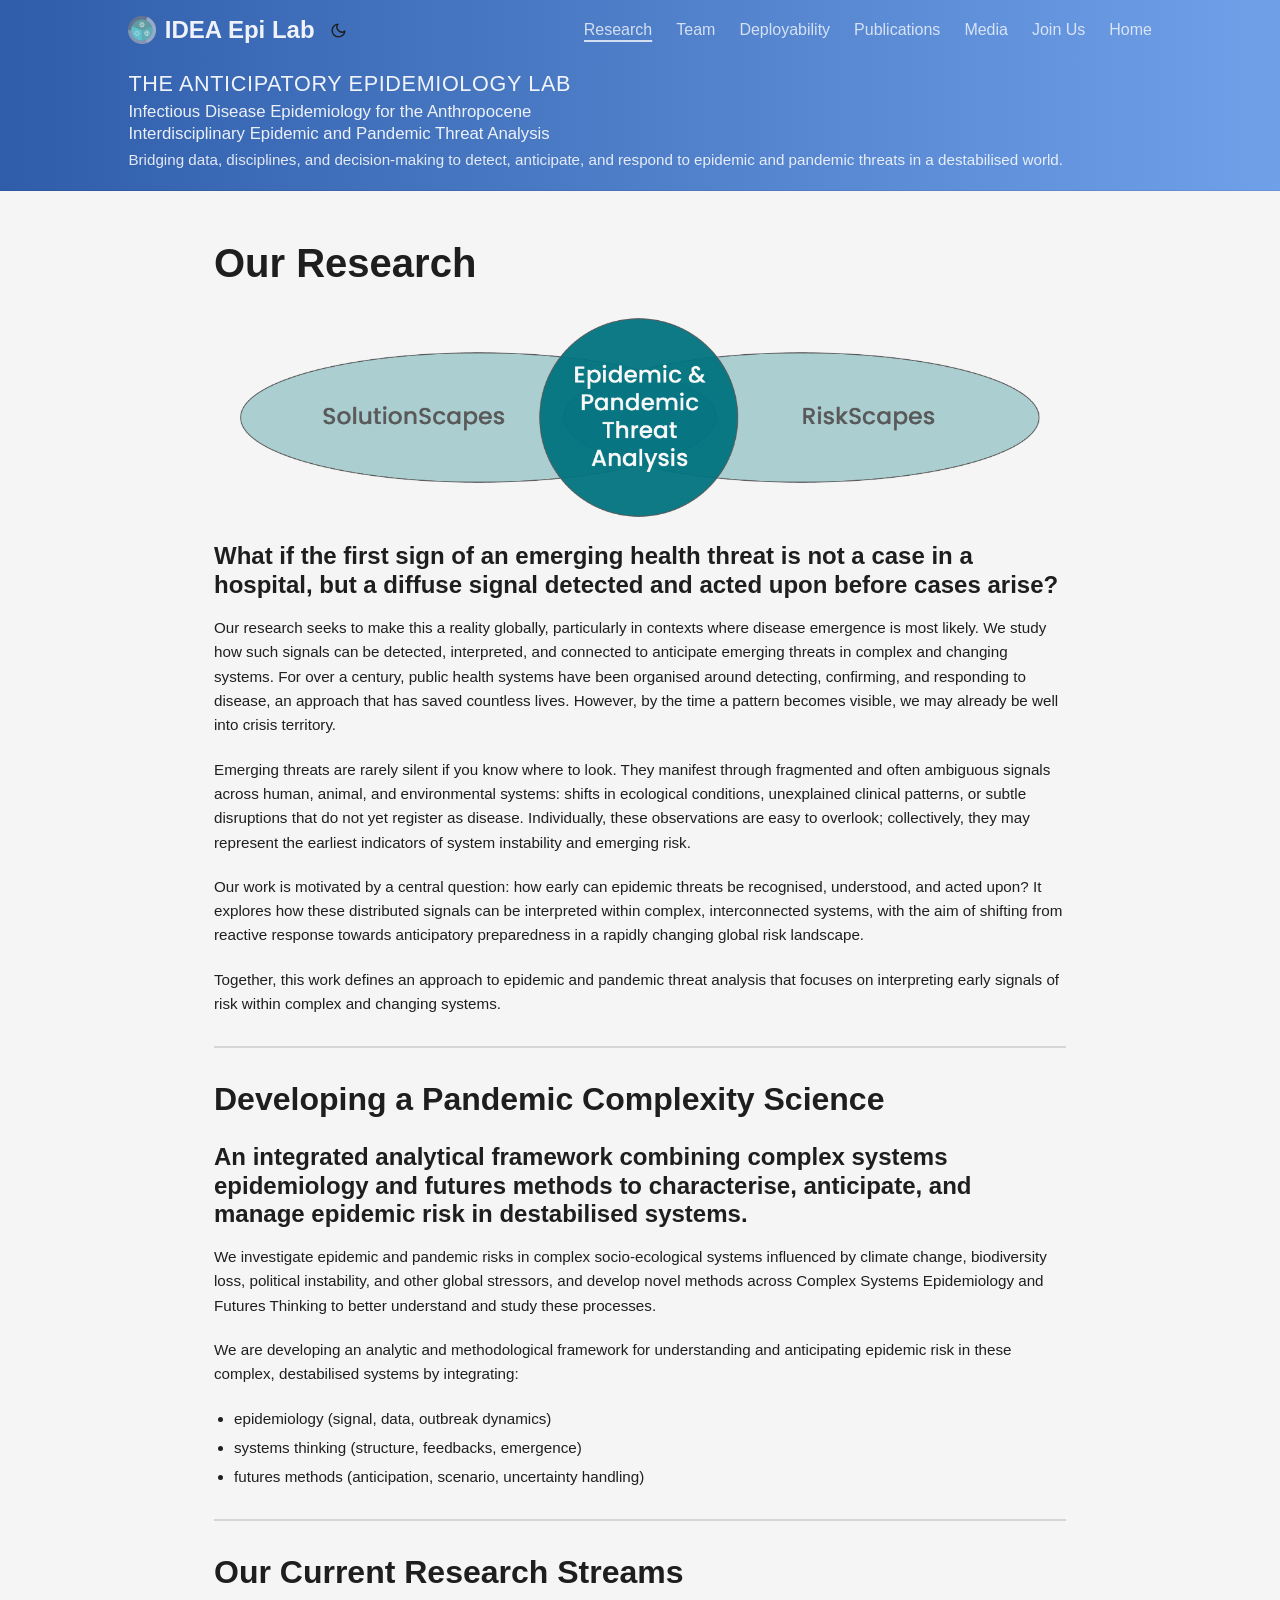
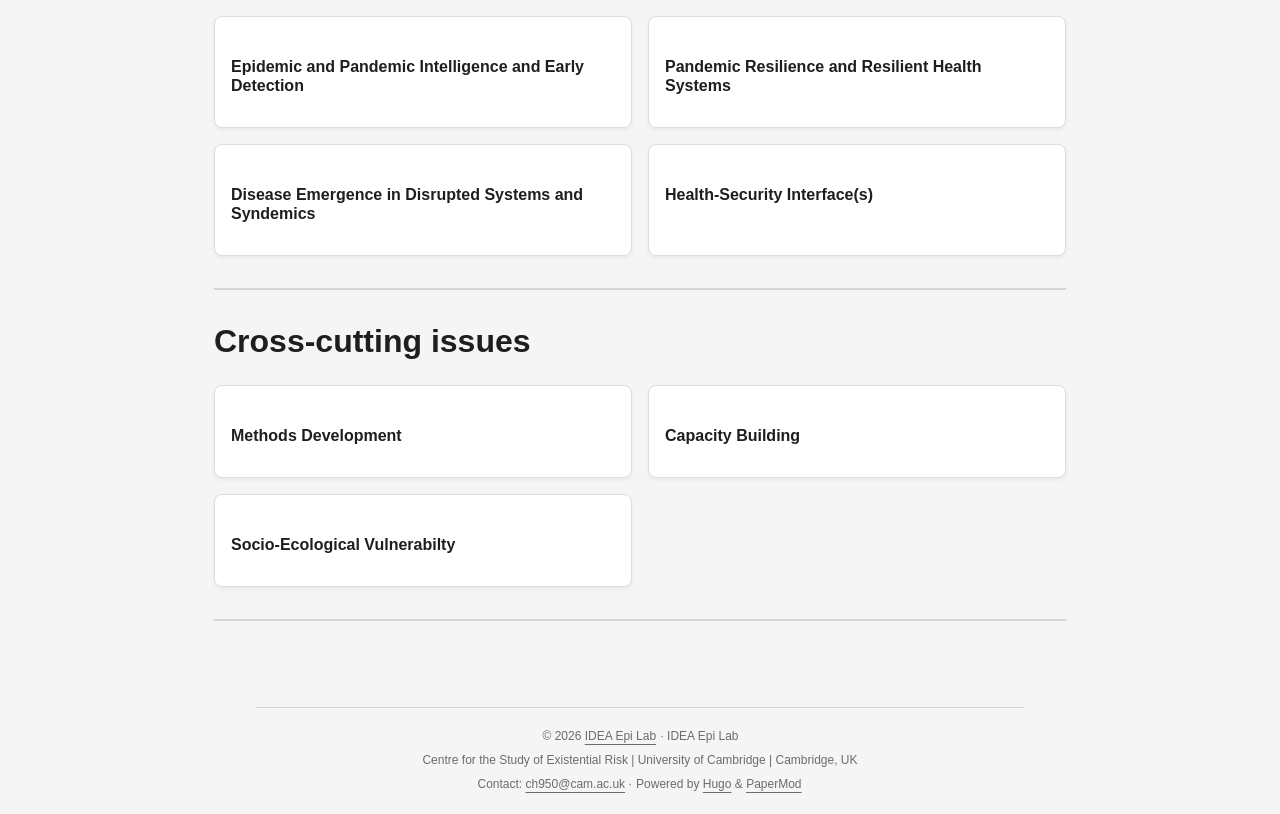
<file: research/index.html>
<!DOCTYPE html>
<html lang="en" dir="auto" data-theme="light">

<head><meta charset="utf-8">
<meta http-equiv="X-UA-Compatible" content="IE=edge">
<meta name="viewport" content="width=device-width, initial-scale=1, shrink-to-fit=no">
<meta name="robots" content="index, follow">
<title>Our Research | IDEA Epi Lab</title>
<meta name="keywords" content="">
<meta name="description" content="

What if the first sign of an emerging health threat is not a case in a hospital, but a diffuse signal detected and acted upon before cases arise?
Our research seeks to make this a reality globally, particularly in contexts where disease emergence is most likely. We study how such signals can be detected, interpreted, and connected to anticipate emerging threats in complex and changing systems. For over a century, public health systems have been organised around detecting, confirming, and responding to disease, an approach that has saved countless lives. However, by the time a pattern becomes visible, we may already be well into crisis territory.">
<meta name="author" content="">
<link rel="canonical" href="/research/">
<link crossorigin="anonymous" href="/assets/css/stylesheet.5bb255602a2fc7afa929318e5ac417a460e670b136e8bbb4364fa71a7c92c1cf.css" integrity="sha256-W7JVYCovx6&#43;pKTGOWsQXpGDmcLE26Lu0Nk&#43;nGnySwc8=" rel="preload stylesheet" as="style">
<link rel="icon" href="/favicon.ico">
<link rel="icon" type="image/png" sizes="16x16" href="/favicon-16x16.png">
<link rel="icon" type="image/png" sizes="32x32" href="/favicon-32x32.png">
<link rel="apple-touch-icon" href="/apple-touch-icon.png">
<link rel="mask-icon" href="/safari-pinned-tab.svg">
<meta name="theme-color" content="#2e2e33">
<meta name="msapplication-TileColor" content="#2e2e33">
<link rel="alternate" type="application/rss+xml" href="/research/index.xml" title="rss">
<link rel="alternate" hreflang="en" href="/research/">
<noscript>
    <style>
        #theme-toggle,
        .top-link {
            display: none;
        }

    </style>
</noscript>
<script>
    if (localStorage.getItem("pref-theme") === "dark") {
        document.querySelector("html").dataset.theme = 'dark';
    }

</script><meta property="og:url" content="/research/">
  <meta property="og:site_name" content="IDEA Epi Lab">
  <meta property="og:title" content="Our Research">
  <meta property="og:description" content="What if the first sign of an emerging health threat is not a case in a hospital, but a diffuse signal detected and acted upon before cases arise? Our research seeks to make this a reality globally, particularly in contexts where disease emergence is most likely. We study how such signals can be detected, interpreted, and connected to anticipate emerging threats in complex and changing systems. For over a century, public health systems have been organised around detecting, confirming, and responding to disease, an approach that has saved countless lives. However, by the time a pattern becomes visible, we may already be well into crisis territory.">
  <meta property="og:locale" content="en">
  <meta property="og:type" content="website">

  <meta name="twitter:card" content="summary">
  <meta name="twitter:title" content="Our Research">
  <meta name="twitter:description" content="What if the first sign of an emerging health threat is not a case in a hospital, but a diffuse signal detected and acted upon before cases arise? Our research seeks to make this a reality globally, particularly in contexts where disease emergence is most likely. We study how such signals can be detected, interpreted, and connected to anticipate emerging threats in complex and changing systems. For over a century, public health systems have been organised around detecting, confirming, and responding to disease, an approach that has saved countless lives. However, by the time a pattern becomes visible, we may already be well into crisis territory.">


<script type="application/ld+json">
{
  "@context": "https://schema.org",
  "@type": "BreadcrumbList",
  "itemListElement": [
    {
      "@type": "ListItem",
      "position":  1 ,
      "name": "Our Research",
      "item": "/research/"
    }
  ]
}
</script>
</head>
<body class="list" id="top">
    <header class="header" style="background: linear-gradient(90deg, #2F5DAA 0%, #6FA0E8 100%);">
    <nav class="header-nav">
        <div class="logo">
            <a href="/" accesskey="h" title="IDEA Epi Lab (Alt + H)">
                <img src="/assets/images/icon-2.png" alt="" aria-label="logo"
                    height="28">IDEA Epi Lab</a>
            <div class="logo-switches">
                <button id="theme-toggle" class="theme-toggle" accesskey="t" title="(Alt + T)" aria-label="Toggle theme">
                    <svg class="moon" xmlns="http://www.w3.org/2000/svg" width="17" height="17" viewBox="0 0 24 24"
                        fill="none" stroke="currentColor" stroke-width="2" stroke-linecap="round"
                        stroke-linejoin="round">
                        <path d="M21 12.79A9 9 0 1 1 11.21 3 7 7 0 0 0 21 12.79z"></path>
                    </svg>
                    <svg class="sun" xmlns="http://www.w3.org/2000/svg" width="17" height="17" viewBox="0 0 24 24"
                        fill="none" stroke="currentColor" stroke-width="2" stroke-linecap="round"
                        stroke-linejoin="round">
                        <circle cx="12" cy="12" r="5"></circle>
                        <line x1="12" y1="1" x2="12" y2="3"></line>
                        <line x1="12" y1="21" x2="12" y2="23"></line>
                        <line x1="4.22" y1="4.22" x2="5.64" y2="5.64"></line>
                        <line x1="18.36" y1="18.36" x2="19.78" y2="19.78"></line>
                        <line x1="1" y1="12" x2="3" y2="12"></line>
                        <line x1="21" y1="12" x2="23" y2="12"></line>
                        <line x1="4.22" y1="19.78" x2="5.64" y2="18.36"></line>
                        <line x1="18.36" y1="5.64" x2="19.78" y2="4.22"></line>
                    </svg>
                </button>
            </div>
        </div>
        <ul id="menu" class="menu">
            <li>
                <a href="/research/" title="Research">
                    <span class="active">Research</span>
                </a>
            </li>
            <li>
                <a href="/team/" title="Team">
                    <span>Team</span>
                </a>
            </li>
            <li>
                <a href="/deployability/" title="Deployability">
                    <span>Deployability</span>
                </a>
            </li>
            <li>
                <a href="/publications/" title="Publications">
                    <span>Publications</span>
                </a>
            </li>
            <li>
                <a href="/media/" title="Media">
                    <span>Media</span>
                </a>
            </li>
            <li>
                <a href="/join/" title="Join Us">
                    <span>Join Us</span>
                </a>
            </li>
            <li>
                <a href="/" title="Home">
                    <span>Home</span>
                </a>
            </li>
        </ul>
    </nav>
    
<div style="
  background: linear-gradient(90deg, #2F5DAA 0%, #6FA0E8 100%);
  color: white;
  width: 100%;
  border-bottom: 1px solid rgba(0,0,0,0.08);
">

  <div style="
  width: min(1100px, 100%);
  margin: 0 auto;
  padding: 0.7rem 1.5rem 1.2rem 2.4rem;
  box-sizing: border-box;
">

    <div style="
  font-weight: 500;
  font-size: 1.35rem;
  line-height: 1.25;
  color: rgba(255,255,255,0.92);
  letter-spacing: 0.03em;
">
  THE ANTICIPATORY EPIDEMIOLOGY LAB
</div>


    <div style="
      font-weight: 500;
      font-size: 1.05rem;
      margin-top: 0.18rem;
      line-height: 1.3;
      color: rgba(255,255,255,0.9);
    ">
      Infectious Disease Epidemiology for the Anthropocene<br>
      Interdisciplinary Epidemic and Pandemic Threat Analysis
    </div>

    <div style="
      font-weight: 400;
      font-size: 0.95rem;
      margin-top: 0.35rem;
      line-height: 1.35;
      color: rgba(255,255,255,0.85);
    ">
      Bridging data, disciplines, and decision-making to detect, anticipate, and respond to epidemic and pandemic threats in a destabilised world.
    </div>

  </div>
</div>
    
</header>

<main class="main"> 
<header class="page-header">
  <h1>
    Our Research
  </h1>
</header>
<div class="post-content md-content"><style>
.cards {
  display: grid;
  grid-template-columns: 1fr;
  gap: 1rem;
  margin-bottom: 2rem;
}

@media (min-width: 768px) {
  .cards {
    grid-template-columns: repeat(2, 1fr);
  }
}

.card {
  padding: 1rem;
  border: 1px solid #ddd;
  border-radius: 0.5rem;
  box-shadow: 0 2px 4px rgba(0,0,0,0.05);
  background-color: #fff;
}
</style>
<img src="/assets/images/landscape.png" alt="IDEA Lab Research Landscape" style="width:100%; max-width:800px; display:block; margin:auto;">
<h3 id="what-if-the-first-sign-of-an-emerging-health-threat-is-not-a-case-in-a-hospital-but-a-diffuse-signal-detected-and-acted-upon-before-cases-arise">What if the first sign of an emerging health threat is not a case in a hospital, but a diffuse signal detected and acted upon before cases arise?<a hidden class="anchor" aria-hidden="true" href="#what-if-the-first-sign-of-an-emerging-health-threat-is-not-a-case-in-a-hospital-but-a-diffuse-signal-detected-and-acted-upon-before-cases-arise">#</a></h3>
<p>Our research seeks to make this a reality globally, particularly in contexts where disease emergence is most likely. We study how such signals can be detected, interpreted, and connected to anticipate emerging threats in complex and changing systems. For over a century, public health systems have been organised around detecting, confirming, and responding to disease, an approach that has saved countless lives. However, by the time a pattern becomes visible, we may already be well into crisis territory.</p>
<p>Emerging threats are rarely silent if you know where to look. They manifest through fragmented and often ambiguous signals across human, animal, and environmental systems: shifts in ecological conditions, unexplained clinical patterns, or subtle disruptions that do not yet register as disease. Individually, these observations are easy to overlook; collectively, they may represent the earliest indicators of system instability and emerging risk.</p>
<p>Our work is motivated by a central question: how early can epidemic threats be recognised, understood, and acted upon? It explores how these distributed signals can be interpreted within complex, interconnected systems, with the aim of shifting from reactive response towards anticipatory preparedness in a rapidly changing global risk landscape.</p>
<p>Together, this work defines an approach to epidemic and pandemic threat analysis that focuses on interpreting early signals of risk within complex and changing systems.</p>
<hr>
<h2 id="developing-a-pandemic-complexity-science">Developing a Pandemic Complexity Science<a hidden class="anchor" aria-hidden="true" href="#developing-a-pandemic-complexity-science">#</a></h2>
<h3 id="an-integrated-analytical-framework-combining-complex-systems-epidemiology-and-futures-methods-to-characterise-anticipate-and-manage-epidemic-risk-in-destabilised-systems">An integrated analytical framework combining complex systems epidemiology and futures methods to characterise, anticipate, and manage epidemic risk in destabilised systems.<a hidden class="anchor" aria-hidden="true" href="#an-integrated-analytical-framework-combining-complex-systems-epidemiology-and-futures-methods-to-characterise-anticipate-and-manage-epidemic-risk-in-destabilised-systems">#</a></h3>
<p>We investigate epidemic and pandemic risks in complex socio-ecological systems influenced by climate change, biodiversity loss, political instability, and other global stressors, and develop novel methods across Complex Systems Epidemiology and Futures Thinking to better understand and study these processes.</p>
<p>We are developing an analytic and methodological framework for understanding and anticipating epidemic risk in these complex, destabilised systems by integrating:</p>
<ul>
<li>epidemiology (signal, data, outbreak dynamics)</li>
<li>systems thinking (structure, feedbacks, emergence)</li>
<li>futures methods (anticipation, scenario, uncertainty handling)</li>
</ul>
<hr>
<h2 id="our-current-research-streams">Our Current Research Streams<a hidden class="anchor" aria-hidden="true" href="#our-current-research-streams">#</a></h2>
<div class="cards">
<div class="card">
<h4>Epidemic and Pandemic Intelligence and Early Detection</h4>
<p></p>
</div>
<div class="card">
<h4>Pandemic Resilience and Resilient Health Systems</h4>
<p></p>
</div>
<div class="card">
<h4>Disease Emergence in Disrupted Systems and Syndemics</h4>
<p></p>
</div>
<div class="card">
<h4>Health-Security Interface(s)</h4>
<p></p>
</div>
</div>
<hr>
<h2 id="cross-cutting-issues">Cross-cutting issues<a hidden class="anchor" aria-hidden="true" href="#cross-cutting-issues">#</a></h2>
<div class="cards">
<div class="card">
<h4>Methods Development</h4>
<p></p>
</div>
<div class="card">
<h4>Capacity Building</h4>
<p></p>
</div>
<div class="card">
<h4>Socio-Ecological Vulnerabilty</h4>
<p></p>
</div>
</div>
<hr>


</div>
    </main>
    
<footer class="footer">
        <span>&copy; 2026 <a href="/">IDEA Epi Lab</a></span> · 
        IDEA Epi Lab<br>
Centre for the Study of Existential Risk |
University of Cambridge |
Cambridge, UK<br>
Contact: <a href="mailto:ch950@cam.ac.uk">ch950@cam.ac.uk</a> · 

    
    
    <span>
        Powered by
        <a href="https://gohugo.io/?utm_source=papermod" rel="noopener" target="_blank">Hugo</a> &
        <a href="https://github.com/adityatelange/hugo-PaperMod/" rel="noopener" target="_blank">PaperMod</a>
    </span>
</footer>
<a href="#top" id="top-link" class="top-link hidden" aria-label="go to top" title="Go to Top (Alt + G)" accesskey="g">
    <svg xmlns="http://www.w3.org/2000/svg" viewBox="0 0 24 24" fill="none" stroke="currentColor" stroke-width="2"
        stroke-linecap="round" stroke-linejoin="round" class="feather feather-chevrons-up">
        <polyline points="17 11 12 6 7 11"></polyline>
        <polyline points="17 18 12 13 7 18"></polyline>
    </svg>
</a>

<script>
    let menu = document.getElementById('menu');
    if (menu) {
        
        const scrollPosition = localStorage.getItem("menu-scroll-position");
        if (scrollPosition) {
            menu.scrollLeft = parseInt(scrollPosition, 10);
        }
        
        menu.onscroll = function () {
            localStorage.setItem("menu-scroll-position", menu.scrollLeft);
        }
    }

    document.querySelectorAll('a[href^="#"]').forEach(anchor => {
        anchor.addEventListener("click", function (e) {
            e.preventDefault();
            var id = this.getAttribute("href").substr(1);
            if (!window.matchMedia('(prefers-reduced-motion: reduce)').matches) {
                document.querySelector(`[id='${decodeURIComponent(id)}']`).scrollIntoView({
                    behavior: "smooth"
                });
            } else {
                document.querySelector(`[id='${decodeURIComponent(id)}']`).scrollIntoView();
            }
            if (id === "top") {
                history.replaceState(null, null, " ");
            } else {
                history.pushState(null, null, `#${id}`);
            }
        });
    });

</script>
<script>
    var toplink = document.getElementById("top-link");
    window.onscroll = function () {
        const scrollThreshold = window.innerHeight;
        if (document.body.scrollTop > scrollThreshold || document.documentElement.scrollTop > scrollThreshold) {
            toplink.classList.remove("hidden");
        } else {
            toplink.classList.add("hidden");
        }
    };

</script>
<script>
    document.getElementById("theme-toggle").addEventListener("click", () => {
        const html = document.querySelector("html");
        if (html.dataset.theme === "dark") {
            html.dataset.theme = 'light';
            localStorage.setItem("pref-theme", 'light');
        } else {
            html.dataset.theme = 'dark';
            localStorage.setItem("pref-theme", 'dark');
        }
    })

</script>
</body>

</html>
</file>
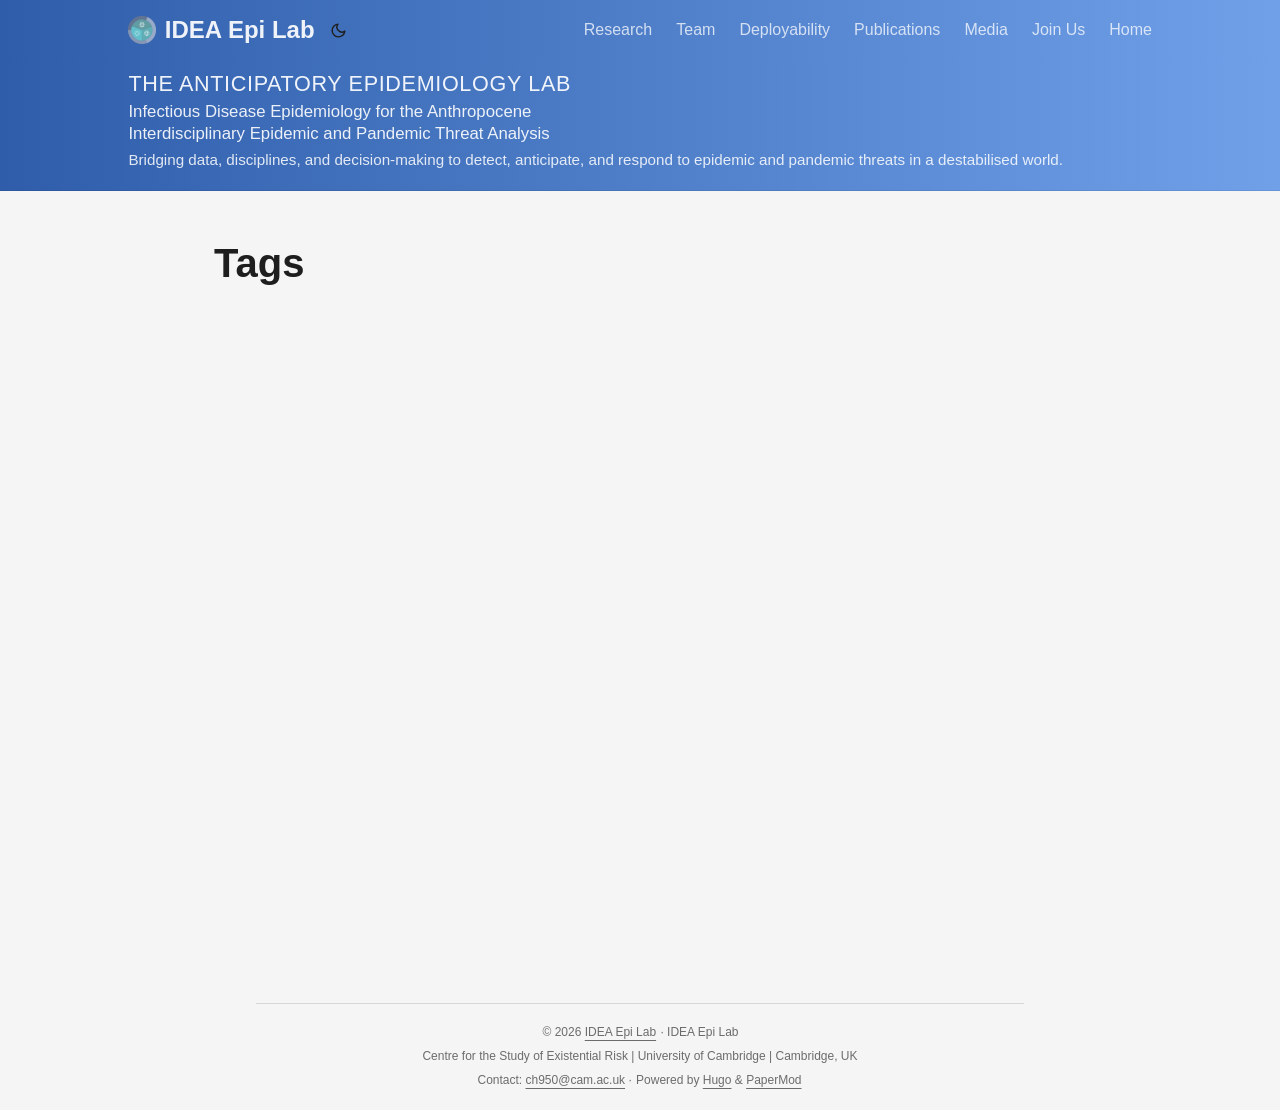
<file: tags/index.html>
<!DOCTYPE html>
<html lang="en" dir="auto" data-theme="light">

<head><meta charset="utf-8">
<meta http-equiv="X-UA-Compatible" content="IE=edge">
<meta name="viewport" content="width=device-width, initial-scale=1, shrink-to-fit=no">
<meta name="robots" content="index, follow">
<title>Tags | IDEA Epi Lab</title>
<meta name="keywords" content="">
<meta name="description" content="">
<meta name="author" content="">
<link rel="canonical" href="/tags/">
<link crossorigin="anonymous" href="/assets/css/stylesheet.5bb255602a2fc7afa929318e5ac417a460e670b136e8bbb4364fa71a7c92c1cf.css" integrity="sha256-W7JVYCovx6&#43;pKTGOWsQXpGDmcLE26Lu0Nk&#43;nGnySwc8=" rel="preload stylesheet" as="style">
<link rel="icon" href="/favicon.ico">
<link rel="icon" type="image/png" sizes="16x16" href="/favicon-16x16.png">
<link rel="icon" type="image/png" sizes="32x32" href="/favicon-32x32.png">
<link rel="apple-touch-icon" href="/apple-touch-icon.png">
<link rel="mask-icon" href="/safari-pinned-tab.svg">
<meta name="theme-color" content="#2e2e33">
<meta name="msapplication-TileColor" content="#2e2e33">
<link rel="alternate" type="application/rss+xml" href="/tags/index.xml" title="rss">
<link rel="alternate" hreflang="en" href="/tags/">
<noscript>
    <style>
        #theme-toggle,
        .top-link {
            display: none;
        }

    </style>
</noscript>
<script>
    if (localStorage.getItem("pref-theme") === "dark") {
        document.querySelector("html").dataset.theme = 'dark';
    }

</script><meta property="og:url" content="/tags/">
  <meta property="og:site_name" content="IDEA Epi Lab">
  <meta property="og:title" content="Tags">
  <meta property="og:locale" content="en">
  <meta property="og:type" content="website">

  <meta name="twitter:card" content="summary">
  <meta name="twitter:title" content="Tags">

</head>
<body class="list" id="top">
    <header class="header" style="background: linear-gradient(90deg, #2F5DAA 0%, #6FA0E8 100%);">
    <nav class="header-nav">
        <div class="logo">
            <a href="/" accesskey="h" title="IDEA Epi Lab (Alt + H)">
                <img src="/assets/images/icon-2.png" alt="" aria-label="logo"
                    height="28">IDEA Epi Lab</a>
            <div class="logo-switches">
                <button id="theme-toggle" class="theme-toggle" accesskey="t" title="(Alt + T)" aria-label="Toggle theme">
                    <svg class="moon" xmlns="http://www.w3.org/2000/svg" width="17" height="17" viewBox="0 0 24 24"
                        fill="none" stroke="currentColor" stroke-width="2" stroke-linecap="round"
                        stroke-linejoin="round">
                        <path d="M21 12.79A9 9 0 1 1 11.21 3 7 7 0 0 0 21 12.79z"></path>
                    </svg>
                    <svg class="sun" xmlns="http://www.w3.org/2000/svg" width="17" height="17" viewBox="0 0 24 24"
                        fill="none" stroke="currentColor" stroke-width="2" stroke-linecap="round"
                        stroke-linejoin="round">
                        <circle cx="12" cy="12" r="5"></circle>
                        <line x1="12" y1="1" x2="12" y2="3"></line>
                        <line x1="12" y1="21" x2="12" y2="23"></line>
                        <line x1="4.22" y1="4.22" x2="5.64" y2="5.64"></line>
                        <line x1="18.36" y1="18.36" x2="19.78" y2="19.78"></line>
                        <line x1="1" y1="12" x2="3" y2="12"></line>
                        <line x1="21" y1="12" x2="23" y2="12"></line>
                        <line x1="4.22" y1="19.78" x2="5.64" y2="18.36"></line>
                        <line x1="18.36" y1="5.64" x2="19.78" y2="4.22"></line>
                    </svg>
                </button>
            </div>
        </div>
        <ul id="menu" class="menu">
            <li>
                <a href="/research/" title="Research">
                    <span>Research</span>
                </a>
            </li>
            <li>
                <a href="/team/" title="Team">
                    <span>Team</span>
                </a>
            </li>
            <li>
                <a href="/deployability/" title="Deployability">
                    <span>Deployability</span>
                </a>
            </li>
            <li>
                <a href="/publications/" title="Publications">
                    <span>Publications</span>
                </a>
            </li>
            <li>
                <a href="/media/" title="Media">
                    <span>Media</span>
                </a>
            </li>
            <li>
                <a href="/join/" title="Join Us">
                    <span>Join Us</span>
                </a>
            </li>
            <li>
                <a href="/" title="Home">
                    <span>Home</span>
                </a>
            </li>
        </ul>
    </nav>
    
<div style="
  background: linear-gradient(90deg, #2F5DAA 0%, #6FA0E8 100%);
  color: white;
  width: 100%;
  border-bottom: 1px solid rgba(0,0,0,0.08);
">

  <div style="
  width: min(1100px, 100%);
  margin: 0 auto;
  padding: 0.7rem 1.5rem 1.2rem 2.4rem;
  box-sizing: border-box;
">

    <div style="
  font-weight: 500;
  font-size: 1.35rem;
  line-height: 1.25;
  color: rgba(255,255,255,0.92);
  letter-spacing: 0.03em;
">
  THE ANTICIPATORY EPIDEMIOLOGY LAB
</div>


    <div style="
      font-weight: 500;
      font-size: 1.05rem;
      margin-top: 0.18rem;
      line-height: 1.3;
      color: rgba(255,255,255,0.9);
    ">
      Infectious Disease Epidemiology for the Anthropocene<br>
      Interdisciplinary Epidemic and Pandemic Threat Analysis
    </div>

    <div style="
      font-weight: 400;
      font-size: 0.95rem;
      margin-top: 0.35rem;
      line-height: 1.35;
      color: rgba(255,255,255,0.85);
    ">
      Bridging data, disciplines, and decision-making to detect, anticipate, and respond to epidemic and pandemic threats in a destabilised world.
    </div>

  </div>
</div>
    
</header>

<main class="main">
<header class="page-header">
    <h1>Tags</h1>
</header>

<ul class="terms-tags">
</ul>
    </main>
    
<footer class="footer">
        <span>&copy; 2026 <a href="/">IDEA Epi Lab</a></span> · 
        IDEA Epi Lab<br>
Centre for the Study of Existential Risk |
University of Cambridge |
Cambridge, UK<br>
Contact: <a href="mailto:ch950@cam.ac.uk">ch950@cam.ac.uk</a> · 

    
    
    <span>
        Powered by
        <a href="https://gohugo.io/?utm_source=papermod" rel="noopener" target="_blank">Hugo</a> &
        <a href="https://github.com/adityatelange/hugo-PaperMod/" rel="noopener" target="_blank">PaperMod</a>
    </span>
</footer>
<a href="#top" id="top-link" class="top-link hidden" aria-label="go to top" title="Go to Top (Alt + G)" accesskey="g">
    <svg xmlns="http://www.w3.org/2000/svg" viewBox="0 0 24 24" fill="none" stroke="currentColor" stroke-width="2"
        stroke-linecap="round" stroke-linejoin="round" class="feather feather-chevrons-up">
        <polyline points="17 11 12 6 7 11"></polyline>
        <polyline points="17 18 12 13 7 18"></polyline>
    </svg>
</a>

<script>
    let menu = document.getElementById('menu');
    if (menu) {
        
        const scrollPosition = localStorage.getItem("menu-scroll-position");
        if (scrollPosition) {
            menu.scrollLeft = parseInt(scrollPosition, 10);
        }
        
        menu.onscroll = function () {
            localStorage.setItem("menu-scroll-position", menu.scrollLeft);
        }
    }

    document.querySelectorAll('a[href^="#"]').forEach(anchor => {
        anchor.addEventListener("click", function (e) {
            e.preventDefault();
            var id = this.getAttribute("href").substr(1);
            if (!window.matchMedia('(prefers-reduced-motion: reduce)').matches) {
                document.querySelector(`[id='${decodeURIComponent(id)}']`).scrollIntoView({
                    behavior: "smooth"
                });
            } else {
                document.querySelector(`[id='${decodeURIComponent(id)}']`).scrollIntoView();
            }
            if (id === "top") {
                history.replaceState(null, null, " ");
            } else {
                history.pushState(null, null, `#${id}`);
            }
        });
    });

</script>
<script>
    var toplink = document.getElementById("top-link");
    window.onscroll = function () {
        const scrollThreshold = window.innerHeight;
        if (document.body.scrollTop > scrollThreshold || document.documentElement.scrollTop > scrollThreshold) {
            toplink.classList.remove("hidden");
        } else {
            toplink.classList.add("hidden");
        }
    };

</script>
<script>
    document.getElementById("theme-toggle").addEventListener("click", () => {
        const html = document.querySelector("html");
        if (html.dataset.theme === "dark") {
            html.dataset.theme = 'light';
            localStorage.setItem("pref-theme", 'light');
        } else {
            html.dataset.theme = 'dark';
            localStorage.setItem("pref-theme", 'dark');
        }
    })

</script>
</body>

</html>
</file>
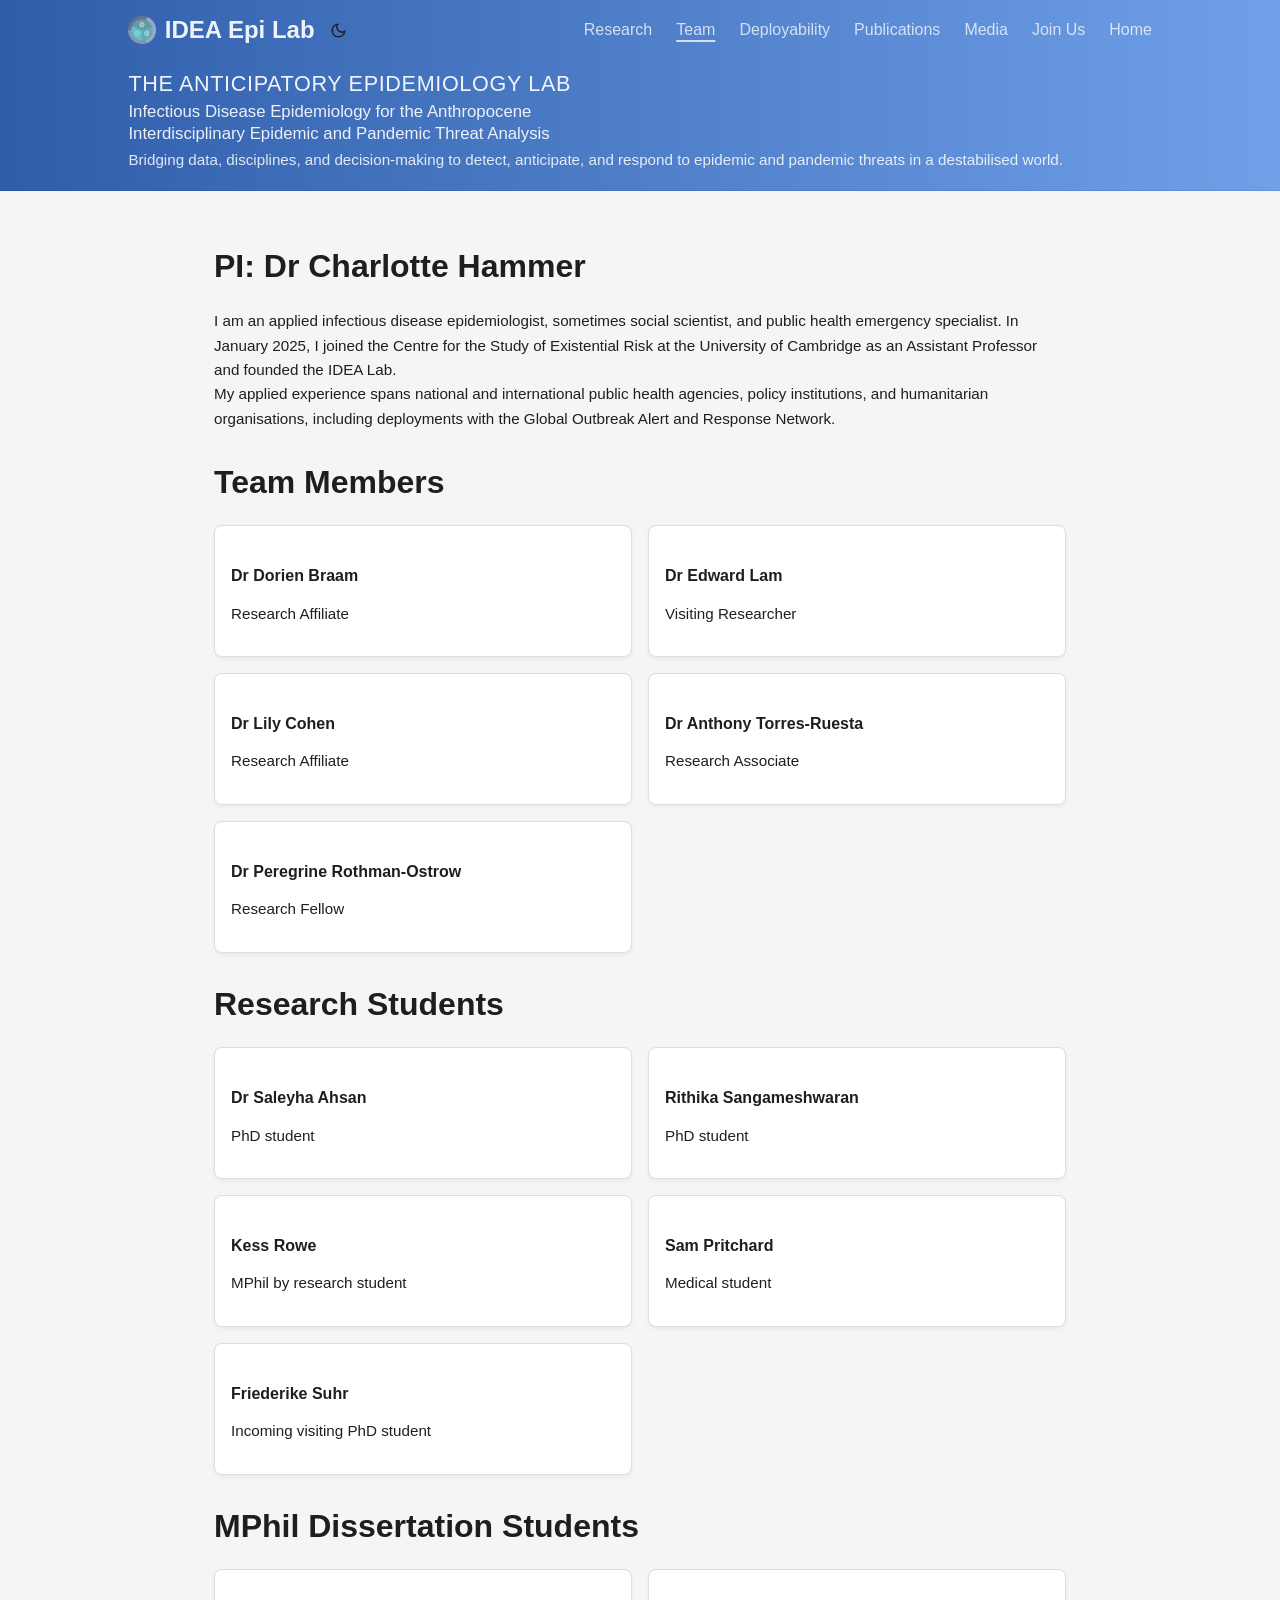
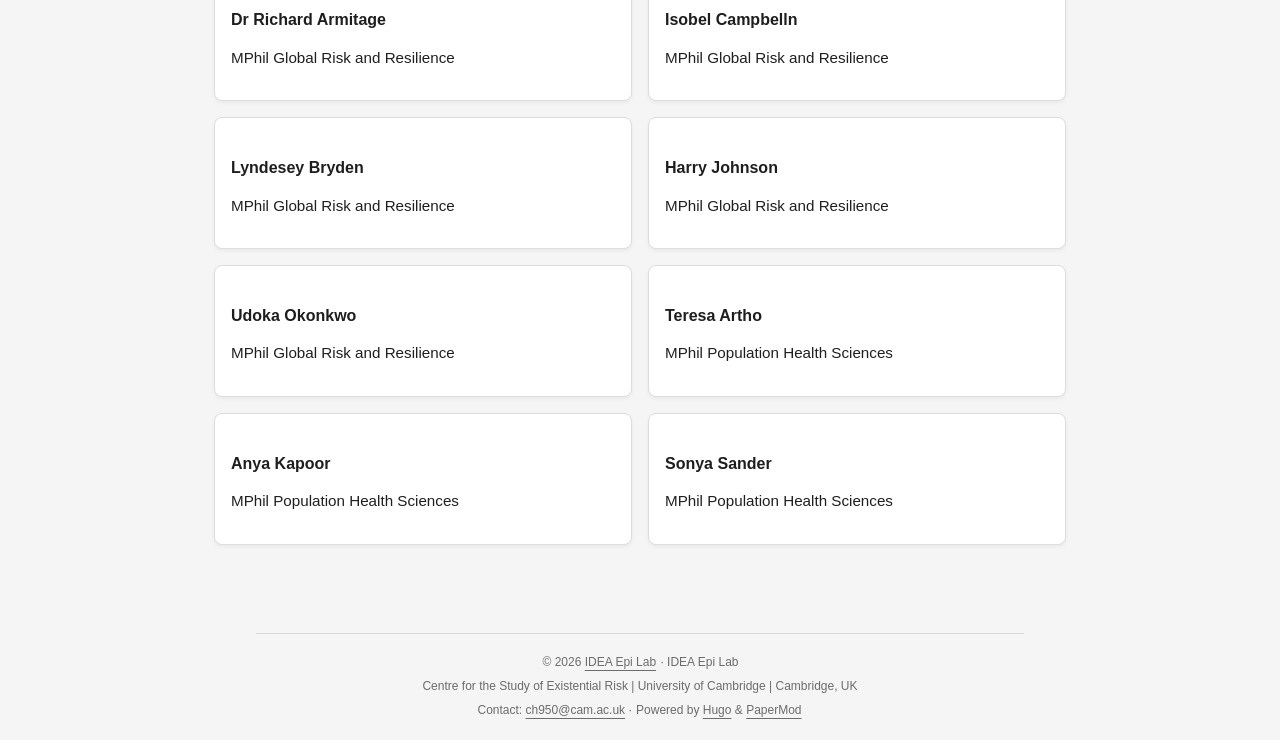
<file: team/index.html>
<!DOCTYPE html>
<html lang="en" dir="auto" data-theme="light">

<head><meta charset="utf-8">
<meta http-equiv="X-UA-Compatible" content="IE=edge">
<meta name="viewport" content="width=device-width, initial-scale=1, shrink-to-fit=no">
<meta name="robots" content="index, follow">
<title>IDEA Epi Lab</title>
<meta name="keywords" content="">
<meta name="description" content="
PI: Dr Charlotte Hammer
I am an applied infectious disease epidemiologist, sometimes social scientist, and public health emergency specialist. In January 2025, I joined the Centre for the Study of Existential Risk at the University of Cambridge as an Assistant Professor and founded the IDEA Lab.
My applied experience spans national and international public health agencies, policy institutions, and humanitarian organisations, including deployments with the Global Outbreak Alert and Response Network.">
<meta name="author" content="">
<link rel="canonical" href="/team/">
<link crossorigin="anonymous" href="/assets/css/stylesheet.5bb255602a2fc7afa929318e5ac417a460e670b136e8bbb4364fa71a7c92c1cf.css" integrity="sha256-W7JVYCovx6&#43;pKTGOWsQXpGDmcLE26Lu0Nk&#43;nGnySwc8=" rel="preload stylesheet" as="style">
<link rel="icon" href="/favicon.ico">
<link rel="icon" type="image/png" sizes="16x16" href="/favicon-16x16.png">
<link rel="icon" type="image/png" sizes="32x32" href="/favicon-32x32.png">
<link rel="apple-touch-icon" href="/apple-touch-icon.png">
<link rel="mask-icon" href="/safari-pinned-tab.svg">
<meta name="theme-color" content="#2e2e33">
<meta name="msapplication-TileColor" content="#2e2e33">
<link rel="alternate" type="application/rss+xml" href="/team/index.xml" title="rss">
<link rel="alternate" hreflang="en" href="/team/">
<noscript>
    <style>
        #theme-toggle,
        .top-link {
            display: none;
        }

    </style>
</noscript>
<script>
    if (localStorage.getItem("pref-theme") === "dark") {
        document.querySelector("html").dataset.theme = 'dark';
    }

</script><meta property="og:url" content="/team/">
  <meta property="og:site_name" content="IDEA Epi Lab">
  <meta property="og:title" content="IDEA Epi Lab">
  <meta property="og:description" content="PI: Dr Charlotte Hammer I am an applied infectious disease epidemiologist, sometimes social scientist, and public health emergency specialist. In January 2025, I joined the Centre for the Study of Existential Risk at the University of Cambridge as an Assistant Professor and founded the IDEA Lab.
My applied experience spans national and international public health agencies, policy institutions, and humanitarian organisations, including deployments with the Global Outbreak Alert and Response Network.">
  <meta property="og:locale" content="en">
  <meta property="og:type" content="website">

  <meta name="twitter:card" content="summary">
  <meta name="twitter:title" content="IDEA Epi Lab">
  <meta name="twitter:description" content="PI: Dr Charlotte Hammer I am an applied infectious disease epidemiologist, sometimes social scientist, and public health emergency specialist. In January 2025, I joined the Centre for the Study of Existential Risk at the University of Cambridge as an Assistant Professor and founded the IDEA Lab.
My applied experience spans national and international public health agencies, policy institutions, and humanitarian organisations, including deployments with the Global Outbreak Alert and Response Network.">


<script type="application/ld+json">
{
  "@context": "https://schema.org",
  "@type": "BreadcrumbList",
  "itemListElement": [
    {
      "@type": "ListItem",
      "position":  1 ,
      "name": "",
      "item": "/team/"
    }
  ]
}
</script>
</head>
<body class="list" id="top">
    <header class="header" style="background: linear-gradient(90deg, #2F5DAA 0%, #6FA0E8 100%);">
    <nav class="header-nav">
        <div class="logo">
            <a href="/" accesskey="h" title="IDEA Epi Lab (Alt + H)">
                <img src="/assets/images/icon-2.png" alt="" aria-label="logo"
                    height="28">IDEA Epi Lab</a>
            <div class="logo-switches">
                <button id="theme-toggle" class="theme-toggle" accesskey="t" title="(Alt + T)" aria-label="Toggle theme">
                    <svg class="moon" xmlns="http://www.w3.org/2000/svg" width="17" height="17" viewBox="0 0 24 24"
                        fill="none" stroke="currentColor" stroke-width="2" stroke-linecap="round"
                        stroke-linejoin="round">
                        <path d="M21 12.79A9 9 0 1 1 11.21 3 7 7 0 0 0 21 12.79z"></path>
                    </svg>
                    <svg class="sun" xmlns="http://www.w3.org/2000/svg" width="17" height="17" viewBox="0 0 24 24"
                        fill="none" stroke="currentColor" stroke-width="2" stroke-linecap="round"
                        stroke-linejoin="round">
                        <circle cx="12" cy="12" r="5"></circle>
                        <line x1="12" y1="1" x2="12" y2="3"></line>
                        <line x1="12" y1="21" x2="12" y2="23"></line>
                        <line x1="4.22" y1="4.22" x2="5.64" y2="5.64"></line>
                        <line x1="18.36" y1="18.36" x2="19.78" y2="19.78"></line>
                        <line x1="1" y1="12" x2="3" y2="12"></line>
                        <line x1="21" y1="12" x2="23" y2="12"></line>
                        <line x1="4.22" y1="19.78" x2="5.64" y2="18.36"></line>
                        <line x1="18.36" y1="5.64" x2="19.78" y2="4.22"></line>
                    </svg>
                </button>
            </div>
        </div>
        <ul id="menu" class="menu">
            <li>
                <a href="/research/" title="Research">
                    <span>Research</span>
                </a>
            </li>
            <li>
                <a href="/team/" title="Team">
                    <span class="active">Team</span>
                </a>
            </li>
            <li>
                <a href="/deployability/" title="Deployability">
                    <span>Deployability</span>
                </a>
            </li>
            <li>
                <a href="/publications/" title="Publications">
                    <span>Publications</span>
                </a>
            </li>
            <li>
                <a href="/media/" title="Media">
                    <span>Media</span>
                </a>
            </li>
            <li>
                <a href="/join/" title="Join Us">
                    <span>Join Us</span>
                </a>
            </li>
            <li>
                <a href="/" title="Home">
                    <span>Home</span>
                </a>
            </li>
        </ul>
    </nav>
    
<div style="
  background: linear-gradient(90deg, #2F5DAA 0%, #6FA0E8 100%);
  color: white;
  width: 100%;
  border-bottom: 1px solid rgba(0,0,0,0.08);
">

  <div style="
  width: min(1100px, 100%);
  margin: 0 auto;
  padding: 0.7rem 1.5rem 1.2rem 2.4rem;
  box-sizing: border-box;
">

    <div style="
  font-weight: 500;
  font-size: 1.35rem;
  line-height: 1.25;
  color: rgba(255,255,255,0.92);
  letter-spacing: 0.03em;
">
  THE ANTICIPATORY EPIDEMIOLOGY LAB
</div>


    <div style="
      font-weight: 500;
      font-size: 1.05rem;
      margin-top: 0.18rem;
      line-height: 1.3;
      color: rgba(255,255,255,0.9);
    ">
      Infectious Disease Epidemiology for the Anthropocene<br>
      Interdisciplinary Epidemic and Pandemic Threat Analysis
    </div>

    <div style="
      font-weight: 400;
      font-size: 0.95rem;
      margin-top: 0.35rem;
      line-height: 1.35;
      color: rgba(255,255,255,0.85);
    ">
      Bridging data, disciplines, and decision-making to detect, anticipate, and respond to epidemic and pandemic threats in a destabilised world.
    </div>

  </div>
</div>
    
</header>

<main class="main"> 
<div class="post-content md-content"><style>
.cards {
  display: grid;
  grid-template-columns: 1fr;
  gap: 1rem;
  margin-bottom: 2rem;
}

@media (min-width: 768px) {
  .cards {
    grid-template-columns: repeat(2, 1fr);
  }
}

.card {
  padding: 1rem;
  border: 1px solid #ddd;
  border-radius: 0.5rem;
  box-shadow: 0 2px 4px rgba(0,0,0,0.05);
  background-color: #fff;
}
</style>
<h2 id="pi-dr-charlotte-hammer">PI: Dr Charlotte Hammer<a hidden class="anchor" aria-hidden="true" href="#pi-dr-charlotte-hammer">#</a></h2>
<p>I am an applied infectious disease epidemiologist, sometimes social scientist, and public health emergency specialist. In January 2025, I joined the Centre for the Study of Existential Risk at the University of Cambridge as an Assistant Professor and founded the IDEA Lab.<br>
My applied experience spans national and international public health agencies, policy institutions, and humanitarian organisations, including deployments with the Global Outbreak Alert and Response Network.</p>
<h2 id="team-members">Team Members<a hidden class="anchor" aria-hidden="true" href="#team-members">#</a></h2>
<div class="cards">
<div class="card">
<h4>Dr Dorien Braam</h4>
<p>Research Affiliate</p>
</div>
<div class="card">
<h4>Dr Edward Lam</h4>
<p>Visiting Researcher</p>
</div>
<div class="card">
<h4>Dr Lily Cohen</h4>
<p>Research Affiliate</p>
</div>
<div class="card">
<h4>Dr Anthony Torres-Ruesta</h4>
<p>Research Associate</p>
</div>
<div class="card">
<h4>Dr Peregrine Rothman-Ostrow</h4>
<p>Research Fellow</p>
</div>
</div>
<h2 id="research-students">Research Students<a hidden class="anchor" aria-hidden="true" href="#research-students">#</a></h2>
<div class="cards">
<div class="card">
<h4>Dr Saleyha Ahsan</h4>
<p>PhD student</p>
</div>
<div class="card">
<h4>Rithika Sangameshwaran</h4>
<p>PhD student</p>
</div>
<div class="card">
<h4>Kess Rowe</h4>
<p>MPhil by research student</p>
</div>
<div class="card">
<h4>Sam Pritchard</h4>
<p>Medical student</p>
</div>
<div class="card">
<h4>Friederike Suhr</h4>
<p>Incoming visiting PhD student</p>
</div>
</div>
<h2 id="mphil-dissertation-students">MPhil Dissertation Students<a hidden class="anchor" aria-hidden="true" href="#mphil-dissertation-students">#</a></h2>
<div class="cards">
<div class="card">
<h4>Dr Richard Armitage</h4>
<p>MPhil Global Risk and Resilience</p>
</div>
<div class="card">
<h4>Isobel Campbelln</h4>
<p>MPhil Global Risk and Resilience</p>
</div>
<div class="card">
<h4>Lyndesey Bryden</h4>
<p>MPhil Global Risk and Resilience</p>
</div>
<div class="card">
<h4>Harry Johnson</h4>
<p>MPhil Global Risk and Resilience</p>
</div>
<div class="card">
<h4>Udoka Okonkwo</h4>
<p>MPhil Global Risk and Resilience</p>
</div>
<div class="card">
<h4>Teresa Artho</h4>
<p>MPhil Population Health Sciences</p>
</div>
<div class="card">
<h4>Anya Kapoor</h4>
<p>MPhil Population Health Sciences</p>
</div>
<div class="card">
<h4>Sonya Sander</h4>
<p>MPhil Population Health Sciences</p>
</div>
</div>


</div>
    </main>
    
<footer class="footer">
        <span>&copy; 2026 <a href="/">IDEA Epi Lab</a></span> · 
        IDEA Epi Lab<br>
Centre for the Study of Existential Risk |
University of Cambridge |
Cambridge, UK<br>
Contact: <a href="mailto:ch950@cam.ac.uk">ch950@cam.ac.uk</a> · 

    
    
    <span>
        Powered by
        <a href="https://gohugo.io/?utm_source=papermod" rel="noopener" target="_blank">Hugo</a> &
        <a href="https://github.com/adityatelange/hugo-PaperMod/" rel="noopener" target="_blank">PaperMod</a>
    </span>
</footer>
<a href="#top" id="top-link" class="top-link hidden" aria-label="go to top" title="Go to Top (Alt + G)" accesskey="g">
    <svg xmlns="http://www.w3.org/2000/svg" viewBox="0 0 24 24" fill="none" stroke="currentColor" stroke-width="2"
        stroke-linecap="round" stroke-linejoin="round" class="feather feather-chevrons-up">
        <polyline points="17 11 12 6 7 11"></polyline>
        <polyline points="17 18 12 13 7 18"></polyline>
    </svg>
</a>

<script>
    let menu = document.getElementById('menu');
    if (menu) {
        
        const scrollPosition = localStorage.getItem("menu-scroll-position");
        if (scrollPosition) {
            menu.scrollLeft = parseInt(scrollPosition, 10);
        }
        
        menu.onscroll = function () {
            localStorage.setItem("menu-scroll-position", menu.scrollLeft);
        }
    }

    document.querySelectorAll('a[href^="#"]').forEach(anchor => {
        anchor.addEventListener("click", function (e) {
            e.preventDefault();
            var id = this.getAttribute("href").substr(1);
            if (!window.matchMedia('(prefers-reduced-motion: reduce)').matches) {
                document.querySelector(`[id='${decodeURIComponent(id)}']`).scrollIntoView({
                    behavior: "smooth"
                });
            } else {
                document.querySelector(`[id='${decodeURIComponent(id)}']`).scrollIntoView();
            }
            if (id === "top") {
                history.replaceState(null, null, " ");
            } else {
                history.pushState(null, null, `#${id}`);
            }
        });
    });

</script>
<script>
    var toplink = document.getElementById("top-link");
    window.onscroll = function () {
        const scrollThreshold = window.innerHeight;
        if (document.body.scrollTop > scrollThreshold || document.documentElement.scrollTop > scrollThreshold) {
            toplink.classList.remove("hidden");
        } else {
            toplink.classList.add("hidden");
        }
    };

</script>
<script>
    document.getElementById("theme-toggle").addEventListener("click", () => {
        const html = document.querySelector("html");
        if (html.dataset.theme === "dark") {
            html.dataset.theme = 'light';
            localStorage.setItem("pref-theme", 'light');
        } else {
            html.dataset.theme = 'dark';
            localStorage.setItem("pref-theme", 'dark');
        }
    })

</script>
</body>

</html>
</file>
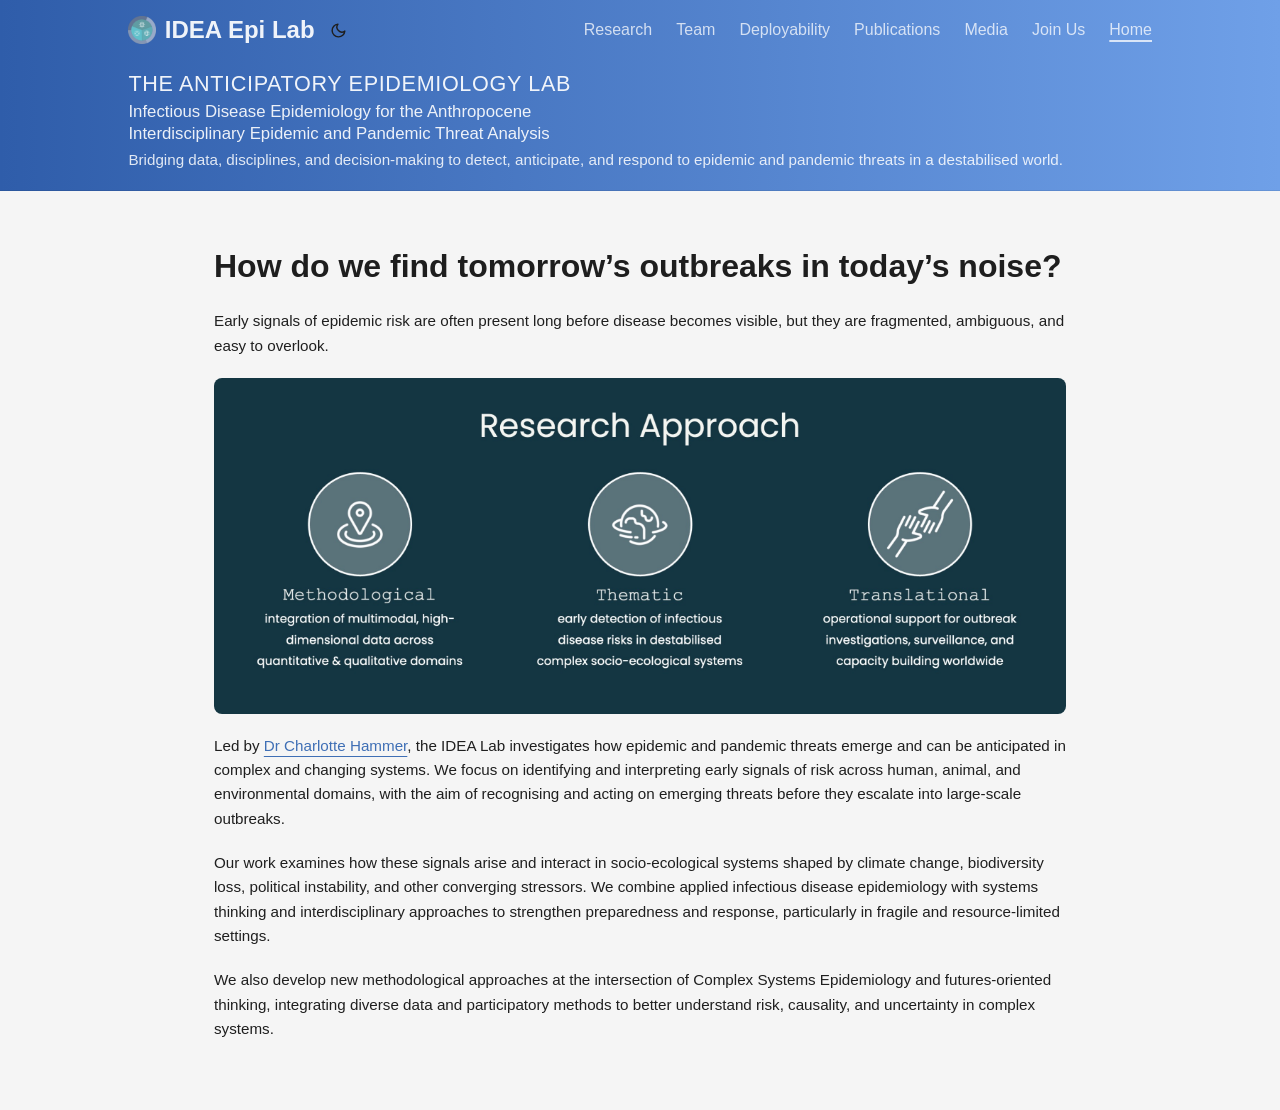
<file: page/1/index.html>
<!DOCTYPE html>
<html lang="en">
  <head>
    <title>/</title>
    <link rel="canonical" href="/">
    <meta name="robots" content="noindex">
    <meta charset="utf-8">
    <meta http-equiv="refresh" content="0; url=/">
  </head>
</html>
</file>
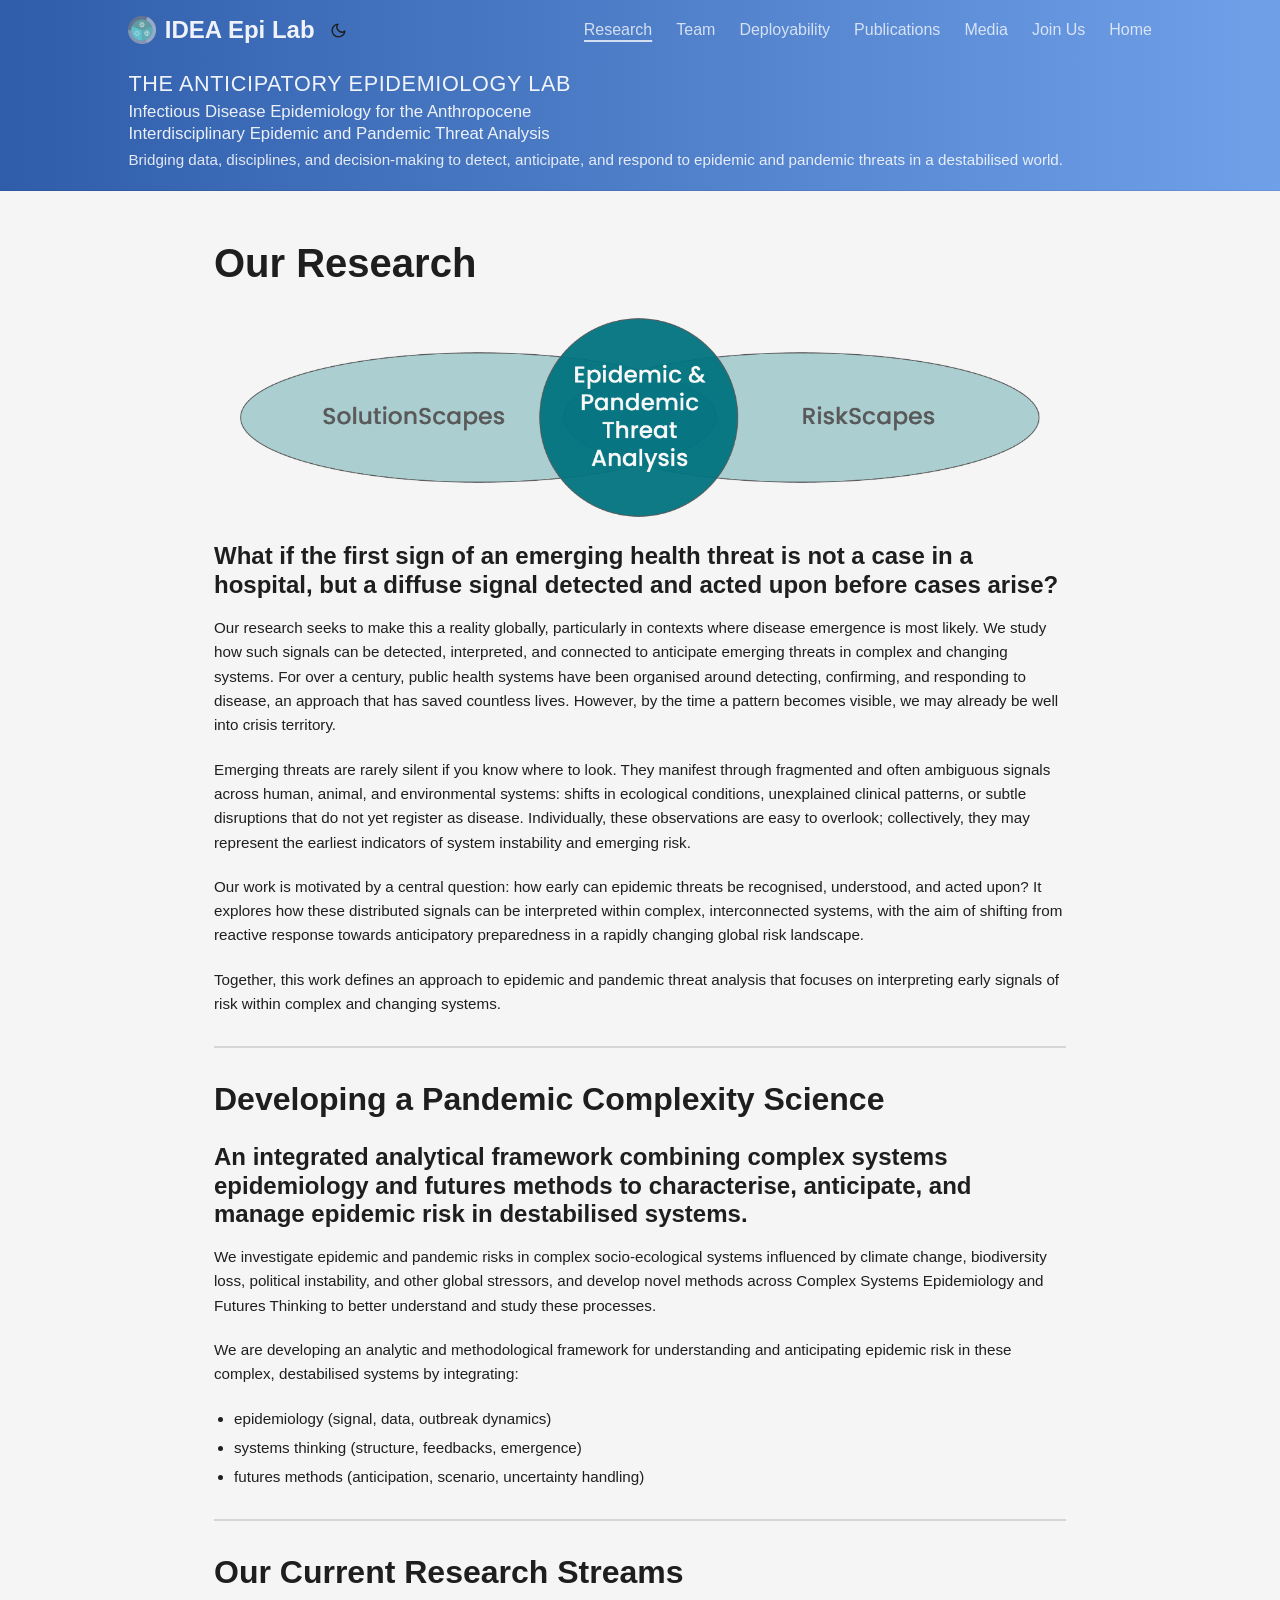
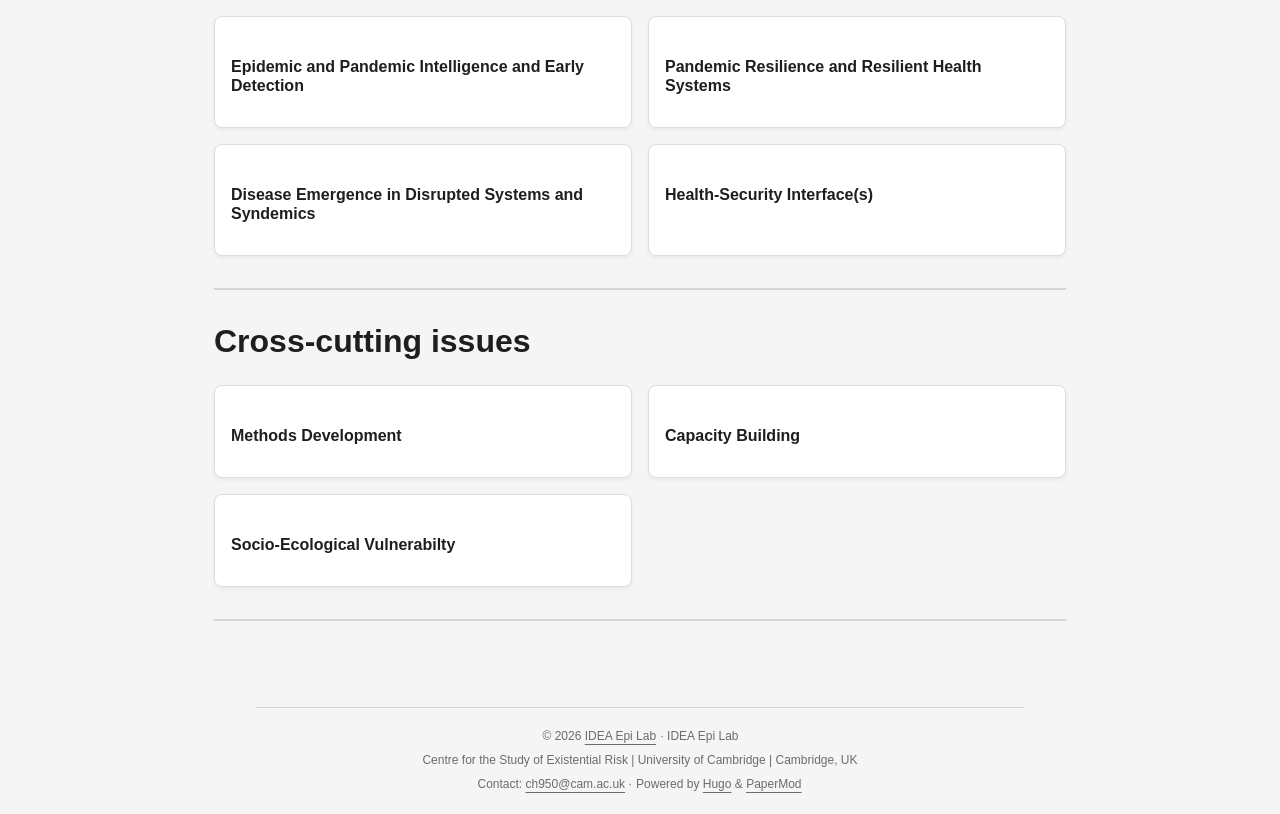
<file: research/page/1/index.html>
<!DOCTYPE html>
<html lang="en">
  <head>
    <title>/research/</title>
    <link rel="canonical" href="/research/">
    <meta name="robots" content="noindex">
    <meta charset="utf-8">
    <meta http-equiv="refresh" content="0; url=/research/">
  </head>
</html>
</file>
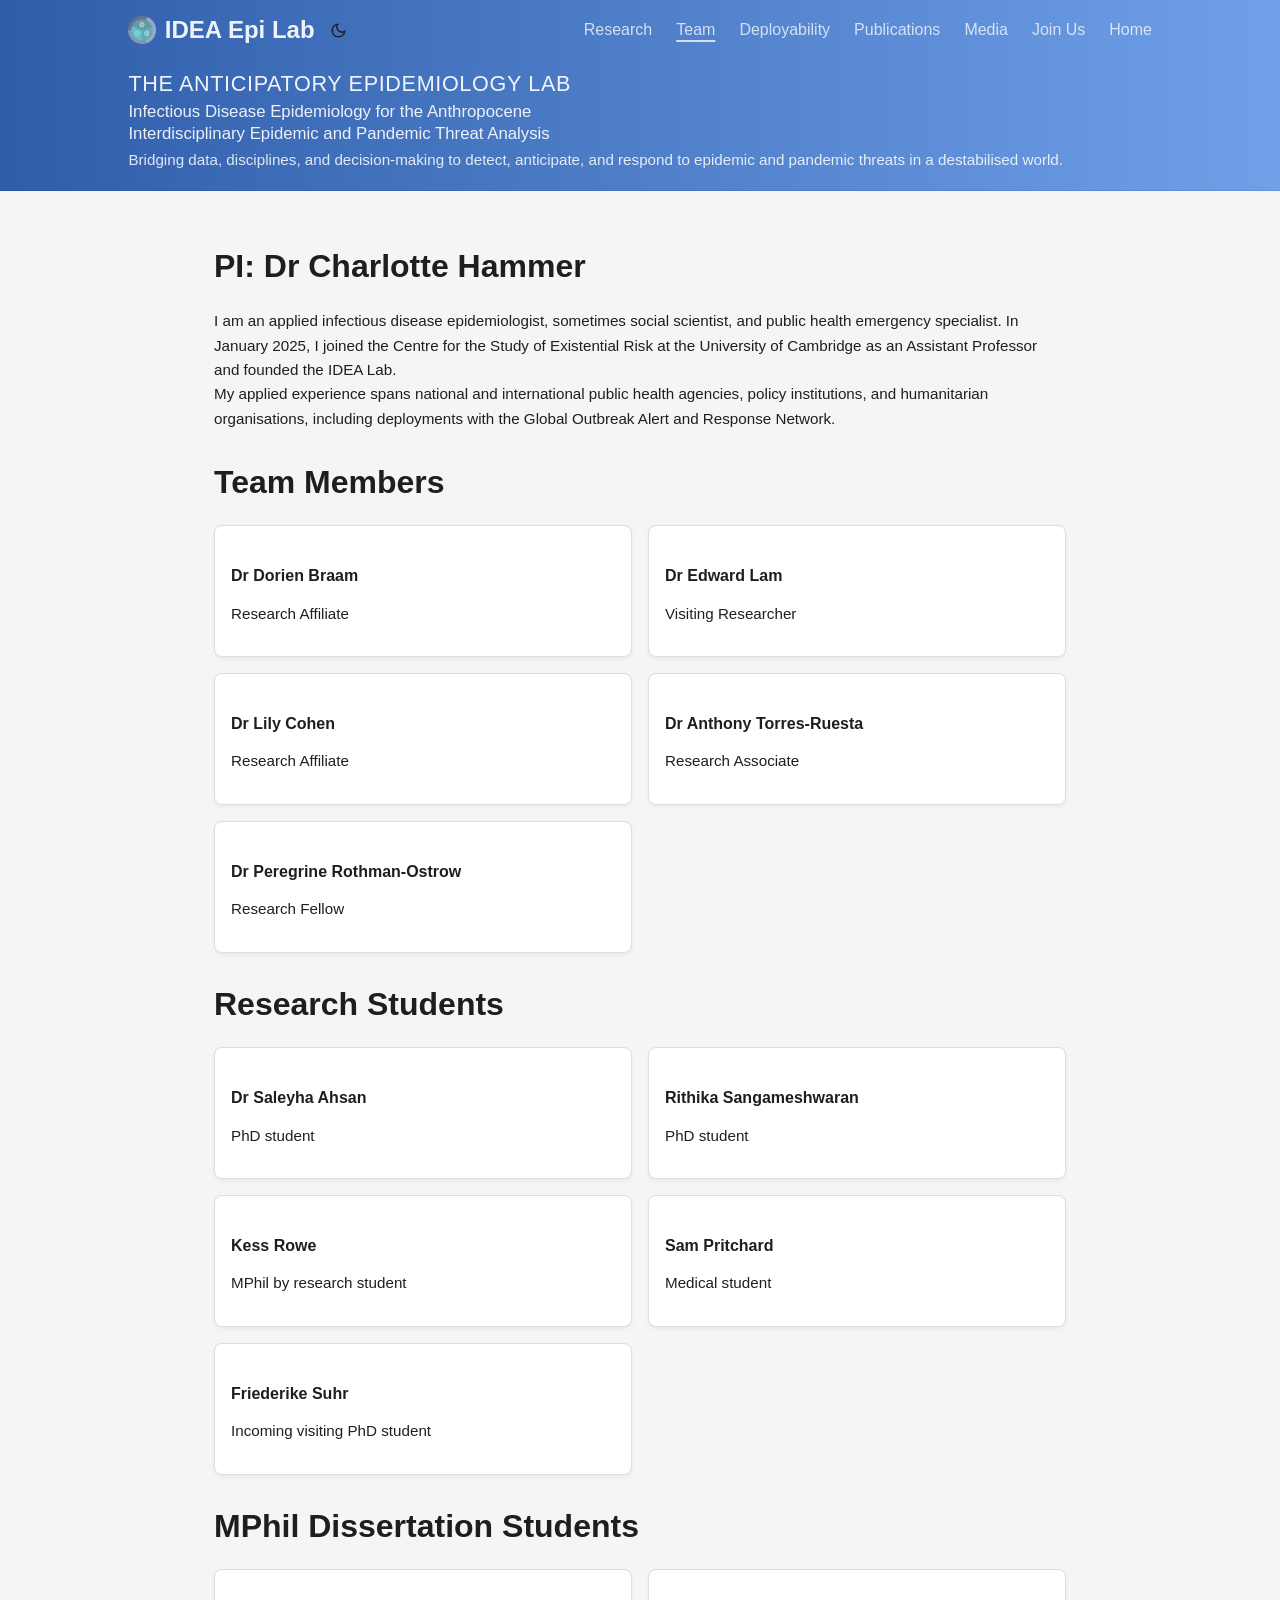
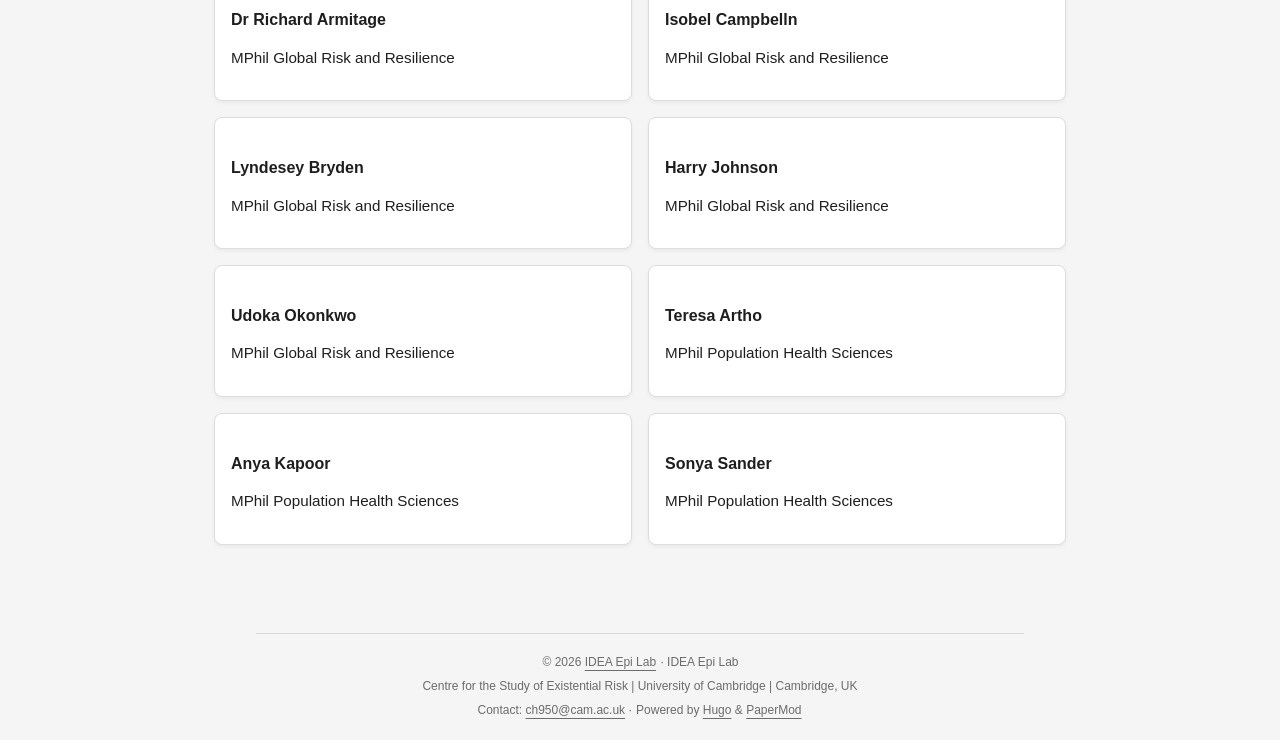
<file: team/page/1/index.html>
<!DOCTYPE html>
<html lang="en">
  <head>
    <title>/team/</title>
    <link rel="canonical" href="/team/">
    <meta name="robots" content="noindex">
    <meta charset="utf-8">
    <meta http-equiv="refresh" content="0; url=/team/">
  </head>
</html>
</file>
<file: assets/css/stylesheet.5bb255602a2fc7afa929318e5ac417a460e670b136e8bbb4364fa71a7c92c1cf.css>
/*
  PaperMod v8+
  License: MIT https://github.com/adityatelange/hugo-PaperMod/blob/master/LICENSE
  Copyright (c) 2020 nanxiaobei and adityatelange
  Copyright (c) 2021-2026 adityatelange
*/
:root{--gap:24px;--content-gap:20px;--nav-width:1024px;--main-width:720px;--header-height:60px;--footer-height:60px;--radius:8px;--theme:rgb(255, 255, 255);--entry:rgb(255, 255, 255);--primary:rgb(30, 30, 30);--secondary:rgb(108, 108, 108);--tertiary:rgb(214, 214, 214);--content:rgb(31, 31, 31);--code-block-bg:rgb(28, 29, 33);--code-bg:rgb(245, 245, 245);--border:rgb(238, 238, 238);color-scheme:light}:root[data-theme=dark]{--theme:rgb(29, 30, 32);--entry:rgb(46, 46, 51);--primary:rgb(218, 218, 219);--secondary:rgb(155, 156, 157);--tertiary:rgb(65, 66, 68);--content:rgb(196, 196, 197);--code-block-bg:rgb(46, 46, 51);--code-bg:rgb(55, 56, 62);--border:rgb(51, 51, 51);color-scheme:dark}.list{background:var(--code-bg)}[data-theme=dark] .list{background:var(--theme)}*,::after,::before{box-sizing:border-box}html{-webkit-tap-highlight-color:transparent;overflow-y:scroll;-webkit-text-size-adjust:100%;text-size-adjust:100%}a,button,body,h1,h2,h3,h4,h5,h6{color:var(--primary)}body{font-family:-apple-system,BlinkMacSystemFont,segoe ui,Roboto,Oxygen,Ubuntu,Cantarell,open sans,helvetica neue,sans-serif;font-size:18px;line-height:1.6;word-break:break-word;background:var(--theme)}article,aside,figcaption,figure,footer,header,hgroup,main,nav,section,table{display:block}h1,h2,h3,h4,h5,h6{line-height:1.2}h1,h2,h3,h4,h5,h6,p{margin-top:0;margin-bottom:0}ul{padding:0}a{text-decoration:none}body,figure,ul{margin:0}table{width:100%;border-collapse:collapse;border-spacing:0;overflow-x:auto;word-break:keep-all}button,input,textarea{padding:0;font:inherit;background:0 0;border:0}input,textarea{outline:0}button,input[type=button],input[type=submit]{cursor:pointer}input:-webkit-autofill,textarea:-webkit-autofill{box-shadow:0 0 0 50px var(--theme)inset}img{display:block;max-width:100%}.not-found{position:absolute;left:0;right:0;display:flex;align-items:center;justify-content:center;height:80%;font-size:160px;font-weight:700}.archive-posts{width:100%;font-size:16px}.archive-year{margin-top:40px}.archive-year:not(:last-of-type){border-bottom:2px solid var(--border)}.archive-month{display:flex;align-items:flex-start;padding:10px 0}.archive-month-header{margin:25px 0;width:200px}.archive-month:not(:last-of-type){border-bottom:1px solid var(--border)}.archive-entry{position:relative;padding:5px;margin:10px 0}.archive-entry-title{margin:5px 0;font-weight:400}.archive-count,.archive-meta{color:var(--secondary);font-size:14px}.footer,.top-link{font-size:12px;color:var(--secondary)}.footer{max-width:calc(var(--main-width) + var(--gap) * 2);margin:auto;padding:calc((var(--footer-height) - var(--gap))/2)var(--gap);text-align:center;line-height:24px}.footer span{margin-inline-start:1px;margin-inline-end:1px}.footer span:last-child{white-space:nowrap}.footer a{color:inherit;text-underline-offset:.25rem;text-decoration:underline}.top-link{position:fixed;bottom:4rem;right:2rem;z-index:99;background:var(--tertiary);width:2.5rem;height:2.5rem;padding:10px;border-radius:64px;transition:visibility .3s,opacity .3s cubic-bezier(.4,0,1,1)}.hidden{visibility:hidden;opacity:0}.top-link,.top-link svg{filter:drop-shadow(0 0 0 var(--theme))}.footer a:hover,.top-link:hover{color:var(--primary)}.header-nav{display:flex;flex-wrap:wrap;justify-content:space-between;max-width:calc(var(--nav-width) + var(--gap) * 2);margin:auto;line-height:var(--header-height);padding:0 var(--gap);column-gap:var(--gap)}.header-nav a{display:block}.logo,.menu{display:flex}.logo{align-items:center;column-gap:.55rem;flex-wrap:wrap}.logo a{font-size:24px;font-weight:700;display:flex;align-items:center;column-gap:.55rem}.logo a img,.logo a svg{pointer-events:none;border-radius:6px}.theme-toggle{padding:0 .4rem}[data-theme=dark] .moon{display:none}[data-theme=light] .sun{display:none}.logo-switches{display:inline-flex;gap:.4rem;align-items:inherit;min-height:stretch;flex-wrap:inherit}.logo-switches>*{min-height:inherit;align-items:center;display:inline-flex}.nav-sep{color:var(--secondary)}.lang-menu *{display:inherit;min-height:inherit;align-items:inherit}.lang-menu a{font-size:1rem;font-weight:500;padding:0 .4rem;display:inline-flex}.menu{list-style:none;word-break:keep-all;overflow-x:auto;white-space:nowrap;column-gap:var(--gap)}.menu a{font-size:16px}.menu .active{font-weight:500;text-decoration:underline;text-underline-offset:.3rem;text-decoration-thickness:2px}.main{position:relative;min-height:calc(100vh - var(--header-height) - var(--footer-height));max-width:calc(var(--main-width) + var(--gap) * 2);margin:auto;padding:var(--gap)}.page-header h1{font-size:40px}.pagination{display:flex}.pagination a{color:var(--theme);font-size:13px;line-height:36px;background:var(--primary);border-radius:calc(36px/2);padding:0 16px}.pagination .next{margin-inline-start:auto}.social-icons a{display:inline-flex;padding:10px}.social-icons a svg{height:26px;width:26px}code{direction:ltr}div.highlight,pre{position:relative}.copy-code{display:none;position:absolute;top:4px;right:4px;color:rgba(255,255,255,.8);background:rgba(78,78,78,.8);border-radius:var(--radius);padding:0 5px;font-size:14px;user-select:none}div.highlight:hover .copy-code,pre:hover .copy-code{display:block}.md-content h3,.md-content h4,.md-content h5,.md-content h6{margin:24px 0 16px}.md-content h1{margin:40px auto 32px;font-size:40px}.md-content h2{margin:32px auto 24px;font-size:32px}.md-content h3{font-size:24px}.md-content h4{font-size:16px}.md-content h5{font-size:14px}.md-content h6{font-size:12px}.md-content a:not(.anchor){text-underline-offset:.3rem;text-decoration:underline}.md-content del{text-decoration:line-through}.md-content dl:not(:last-child),.md-content ol:not(:last-child),.md-content p:not(:last-child),.md-content figure:not(:last-child),.md-content ul:not(:last-child){margin-bottom:var(--content-gap)}.md-content ol,.md-content ul{padding-inline-start:1.25rem}.md-content li{margin-top:.3rem}.md-content li p{margin-bottom:0}.md-content dl{display:flex;flex-wrap:wrap;margin:0}.md-content dt{width:25%;font-weight:700}.md-content dd{width:75%;margin-inline-start:0;padding-inline-start:10px}.md-content dd~dd,.md-content dt~dt{margin-top:10px}.md-content table{margin-bottom:var(--content-gap)}.md-content table th,.md-content table:not(.highlighttable,.highlight table,.gist .highlight) td{min-width:80px;padding:6px 13px;line-height:1.5;border:1px solid var(--border)}.md-content table th{text-align:start}.md-content table:not(.highlighttable) td code:only-child{margin:auto 0}.md-content .highlight table{border-radius:var(--radius)}.md-content .highlight:not(table){margin-bottom:var(--content-gap);background:var(--code-block-bg)!important;border-radius:var(--radius);direction:ltr}.md-content li>.highlight{margin-inline-end:0}.md-content ul pre{margin-inline-start:calc(var(--gap) * -2)}.md-content .highlight pre{margin:0}.md-content .highlighttable{table-layout:fixed}.md-content .highlighttable td:first-child{width:40px}.md-content .highlighttable td .linenodiv{padding-inline-end:0!important}.md-content .highlighttable td .highlight,.md-content .highlighttable td .linenodiv pre{margin-bottom:0}.post-content code{padding:.2rem .3rem;font-size:.78em;line-height:1.5;background:var(--code-bg);border-radius:.2rem}.md-content pre code{display:grid;margin:auto 0;padding:10px;color:#d5d5d6;background:var(--code-block-bg)!important;border-radius:var(--radius);overflow-x:auto;word-break:break-all}.md-content blockquote{margin:1rem 0;padding-inline-start:1rem;border-inline-start:.3rem solid var(--content)}.md-content hr{margin:30px 0;height:2px;background:var(--tertiary);border:0}.md-content iframe{max-width:100%}.md-content img{border-radius:var(--radius);margin:1rem 0}.md-content img[src*="#center"]{margin:1rem auto}.md-content figure.align-center{text-align:center}.md-content figure>figcaption{color:var(--primary);font-size:16px;font-weight:700;margin:8px 0 16px}.md-content figure>figcaption>p{color:var(--secondary);font-size:14px;font-weight:400}.md-content h1:hover .anchor,.md-content h2:hover .anchor,.md-content h3:hover .anchor,.md-content h4:hover .anchor,.md-content h5:hover .anchor,.md-content h6:hover .anchor{display:inline-flex;color:var(--secondary);margin-inline-start:.5em;font-weight:500;user-select:none}.anchor:hover{color:var(--content)!important}.md-content img.in-text{display:inline;margin:auto}mark{border-radius:2px;padding:0 2px}audio{display:block;width:100%;border:1px solid var(--border);border-radius:var(--radius);overflow:hidden;height:2.5rem;margin-bottom:var(--content-gap)}audio::-webkit-media-controls-enclosure{border-radius:0}video{border:1px solid var(--code-bg);border-radius:var(--radius);max-width:100%}.first-entry{position:relative;display:flex;flex-direction:column;justify-content:center;min-height:320px;margin:var(--gap)0 calc(var(--gap) * 2)}.first-entry .entry-header{overflow:hidden;display:-webkit-box;-webkit-box-orient:vertical;-webkit-line-clamp:3}.first-entry .entry-header h1{font-size:34px;line-height:1.3}.first-entry .entry-header h2{font-size:40px}.first-entry .entry-content{margin:14px 0;font-size:16px;-webkit-line-clamp:3}.first-entry .entry-footer{font-size:14px}.home-info .entry-content{--content-gap:0.5rem;-webkit-line-clamp:unset;margin:0}.home-info .social-icons a:first-of-type{padding-inline-start:0}.post-entry{position:relative;margin-bottom:var(--gap);padding:var(--gap);background:var(--entry);border-radius:var(--radius);transition:transform .25s ease;border:1px solid var(--border)}.post-entry:hover,.post-entry:focus-within{transform:translateY(-2px);border-color:var(--tertiary)}.tag-entry .entry-cover{display:none}.entry-header h2{font-size:24px;line-height:1.3}.entry-content{margin:8px 0;color:var(--secondary);font-size:14px;line-height:1.6;overflow:hidden;display:-webkit-box;-webkit-box-orient:vertical;-webkit-line-clamp:2}.home-info .entry-content p{margin-block-start:1em;margin-block-end:1em}.entry-footer{color:var(--secondary);font-size:13px}.entry-link{position:absolute;left:0;right:0;top:0;bottom:0;border-radius:var(--radius)}.entry-hint{color:var(--secondary)}.entry-hint-parent{display:flex;justify-content:space-between}.entry-cover{font-size:14px;margin-bottom:var(--gap);text-align:center;display:flex;flex-direction:column;gap:.5rem}.entry-cover img{border-radius:var(--radius);width:100%;height:auto}.entry-cover a{text-underline-offset:.3rem;text-decoration:underline}.page-header,.post-header{margin:24px auto var(--content-gap)}.post-title{font-size:40px}.post-description{margin-top:10px}.post-meta{margin-top:5px}.post-meta,.breadcrumbs{color:var(--secondary);font-size:14px}.breadcrumbs{display:flex;flex-wrap:wrap;align-items:center;gap:.2rem}.breadcrumbs a{font-size:16px}.breadcrumbs svg{height:1em}.i18n_list{display:inline-flex}.post-meta .i18n_list li{list-style:none;margin:auto 3px}.post-meta a,.toc a:hover{text-underline-offset:.3rem;text-decoration:underline}.post-meta a{color:var(--secondary);text-decoration-style:dotted}details.toc{margin-bottom:var(--content-gap);background:var(--code-bg);border-radius:var(--radius);border:1px solid var(--border)}[data-theme=dark] details.toc{background:var(--entry)}details.toc summary{padding:.3rem 1.2rem;border-radius:var(--radius)}details summary{cursor:pointer;display:list-item;width:100%;margin-inline-start:0;user-select:none}details .title{display:inline;font-weight:500;margin-inline-start:.2rem}details{interpolate-size:allow-keywords}details::details-content{height:0;opacity:0;overflow:clip;transition:height 150ms ease,opacity 150ms ease,content-visibility 150ms allow-discrete}details[open]::details-content{height:auto;opacity:1}details .inner{margin:0 2.4rem;padding-bottom:.6rem}details li ul{margin-inline-start:var(--gap)}.post-content{color:var(--content);margin:30px 0}.post-footer{margin-top:var(--content-gap)}.post-footer>*{margin-bottom:10px}.post-tags{display:flex;flex-wrap:wrap;gap:10px}.post-tags li{display:inline-block}.post-tags a,.share-buttons,.paginav{border-radius:var(--radius);background:var(--code-bg);border:1px solid var(--border)}.post-tags a{display:block;padding:0 14px;color:var(--secondary);font-size:14px;line-height:34px;background:var(--code-bg)}.post-tags a:hover,.paginav a:hover{background:var(--border)}.share-buttons{padding:10px;display:flex;justify-content:center;overflow-x:auto;gap:10px}.share-buttons li,.share-buttons a{display:inline-flex}.share-buttons a:not(:last-of-type){margin-inline-end:12px}.paginav{display:flex;line-height:1.2}.paginav .title{letter-spacing:1px;text-transform:uppercase;font-size:.8rem;color:var(--secondary)}.paginav a{width:50%;display:flex;flex-direction:column;gap:.5rem;padding:.8rem;border-radius:var(--radius)}.paginav span:hover:not(.title){text-underline-offset:.2rem;text-decoration:underline}.paginav .next{margin-inline-start:auto;text-align:right}[dir=rtl] .paginav .next{text-align:left}h1>a>svg{display:inline}.buttons,.main .profile{display:flex;justify-content:center}.main .profile{align-items:center;min-height:calc(100vh - var(--header-height) - var(--footer-height) - (var(--gap) * 2));text-align:center}.profile .profile_inner{display:flex;flex-direction:column;align-items:center;gap:1rem}.profile img{border-radius:50%}.buttons{flex-wrap:wrap;max-width:400px;gap:1rem}.button{background:var(--tertiary);border-radius:var(--radius);padding:.4rem .8rem}.searchbox input{padding:4px 10px;width:100%;color:var(--primary);font-weight:700;border:2px solid var(--tertiary);border-radius:var(--radius)}.searchResults li{list-style:none;border-radius:var(--radius);padding:10px 15px;position:relative;font-weight:500;display:flex;align-items:center;justify-content:space-between;background:var(--entry);transition:transform .25s ease;border:1px solid var(--border)}.searchResults{margin:var(--content-gap)0;width:100%;display:flex;flex-direction:column;gap:10px}.searchResults li:hover,.searchResults li:focus-within{transform:translateY(-2px);border-color:var(--tertiary)}.searchResults li .entry-link:focus{outline:2px solid var(--secondary);outline-offset:-2px}.terms-tags{display:flex;flex-wrap:wrap;gap:1em;margin-top:var(--content-gap)}.terms-tags li{display:inline-block;font-weight:500}.terms-tags a{display:block;padding:4px 10px;background:var(--tertiary);border-radius:var(--radius);transition:transform .1s}.bg{color:#cad3f5;background-color:#24273a}.chroma{color:#cad3f5;background-color:#24273a}.chroma .x{}.chroma .err{color:#ed8796}.chroma .cl{}.chroma .lnlinks{outline:none;text-decoration:none;color:inherit}.chroma .lntd{vertical-align:top;padding:0;margin:0;border:0}.chroma .lntable{border-spacing:0;padding:0;margin:0;border:0}.chroma .hl{background-color:#474733}.chroma .lnt{white-space:pre;-webkit-user-select:none;user-select:none;margin-right:.4em;padding:0 .4em;color:#8087a2}.chroma .ln{white-space:pre;-webkit-user-select:none;user-select:none;margin-right:.4em;padding:0 .4em;color:#8087a2}.chroma .line{display:flex}.chroma .k{color:#c6a0f6}.chroma .kc{color:#f5a97f}.chroma .kd{color:#ed8796}.chroma .kn{color:#8bd5ca}.chroma .kp{color:#c6a0f6}.chroma .kr{color:#c6a0f6}.chroma .kt{color:#ed8796}.chroma .n{}.chroma .na{color:#8aadf4}.chroma .nb{color:#91d7e3}.chroma .bp{color:#91d7e3}.chroma .nc{color:#eed49f}.chroma .no{color:#eed49f}.chroma .nd{color:#8aadf4;font-weight:700}.chroma .ni{color:#8bd5ca}.chroma .ne{color:#f5a97f}.chroma .nf{color:#8aadf4}.chroma .fm{color:#8aadf4}.chroma .nl{color:#91d7e3}.chroma .nn{color:#f5a97f}.chroma .nx{}.chroma .py{color:#f5a97f}.chroma .nt{color:#c6a0f6}.chroma .nv{color:#f4dbd6}.chroma .vc{color:#f4dbd6}.chroma .vg{color:#f4dbd6}.chroma .vi{color:#f4dbd6}.chroma .vm{color:#f4dbd6}.chroma .l{}.chroma .ld{}.chroma .s{color:#a6da95}.chroma .sa{color:#ed8796}.chroma .sb{color:#a6da95}.chroma .sc{color:#a6da95}.chroma .dl{color:#8aadf4}.chroma .sd{color:#6e738d}.chroma .s2{color:#a6da95}.chroma .se{color:#8aadf4}.chroma .sh{color:#6e738d}.chroma .si{color:#a6da95}.chroma .sx{color:#a6da95}.chroma .sr{color:#8bd5ca}.chroma .s1{color:#a6da95}.chroma .ss{color:#a6da95}.chroma .m{color:#f5a97f}.chroma .mb{color:#f5a97f}.chroma .mf{color:#f5a97f}.chroma .mh{color:#f5a97f}.chroma .mi{color:#f5a97f}.chroma .il{color:#f5a97f}.chroma .mo{color:#f5a97f}.chroma .o{color:#91d7e3;font-weight:700}.chroma .ow{color:#91d7e3;font-weight:700}.chroma .p{}.chroma .c{color:#6e738d;font-style:italic}.chroma .ch{color:#6e738d;font-style:italic}.chroma .cm{color:#6e738d;font-style:italic}.chroma .c1{color:#6e738d;font-style:italic}.chroma .cs{color:#6e738d;font-style:italic}.chroma .cp{color:#6e738d;font-style:italic}.chroma .cpf{color:#6e738d;font-weight:700;font-style:italic}.chroma .g{}.chroma .gd{color:#ed8796;background-color:#363a4f}.chroma .ge{font-style:italic}.chroma .gr{color:#ed8796}.chroma .gh{color:#f5a97f;font-weight:700}.chroma .gi{color:#a6da95;background-color:#363a4f}.chroma .go{}.chroma .gp{}.chroma .gs{font-weight:700}.chroma .gu{color:#f5a97f;font-weight:700}.chroma .gt{color:#ed8796}.chroma .gl{text-decoration:underline}.chroma .w{}.chroma{background-color:unset!important}.chroma .hl{display:flex}.chroma .lnt{padding:0 0 0 12px}.highlight pre.chroma code{padding:8px 0}.highlight pre.chroma .line .cl,.chroma .ln{padding:0 10px}.chroma .lntd:last-of-type{width:100%}@media screen and (max-width:768px){:root{--gap:14px}.profile img{transform:scale(.85)}.first-entry{min-height:260px}.archive-month{flex-direction:column}.archive-year{margin-top:20px}.footer{padding:calc((var(--footer-height) - var(--gap) - 10px)/2)var(--gap)}}@media screen and (max-width:900px){.list .top-link{transform:translateY(-5rem)}}@media screen and (max-width:340px){.share-buttons{justify-content:unset}}@media(prefers-reduced-motion){.terms-tags a:active,.button:active,.post-entry:active,.top-link,.searchResults .focus,.searchResults li:active{transform:none}}@import 'https://fonts.googleapis.com/css2?family=IBM+Plex+Sans:wght@400;500;600&display=swap';@import 'https://fonts.googleapis.com/css2?family=IBM+Plex+Serif:wght@500&display=swap';body,button,input,textarea{font-family:ibm plex sans,sans-serif;font-size:.95rem;line-height:1.6}h1,h2,h3,h4,h5,h6{font-family:ibm plex sans,sans-serif}h1{font-size:1.8rem}h2{font-size:1.5rem;margin-top:1.8rem;margin-bottom:.6rem}h3{font-size:1.25rem}.footer{border-top:1px solid rgba(0,0,0,.12);margin-top:2rem;padding-top:1rem}a{color:#3f6fb5;text-decoration:none}a:hover{text-decoration:underline}.main{max-width:900px}p{margin-bottom:.9rem}.logo a:hover{text-decoration:underline}.menu a{color:rgba(255,255,255,.75)}.logo a{color:rgba(255,255,255,.92)}
</file>
